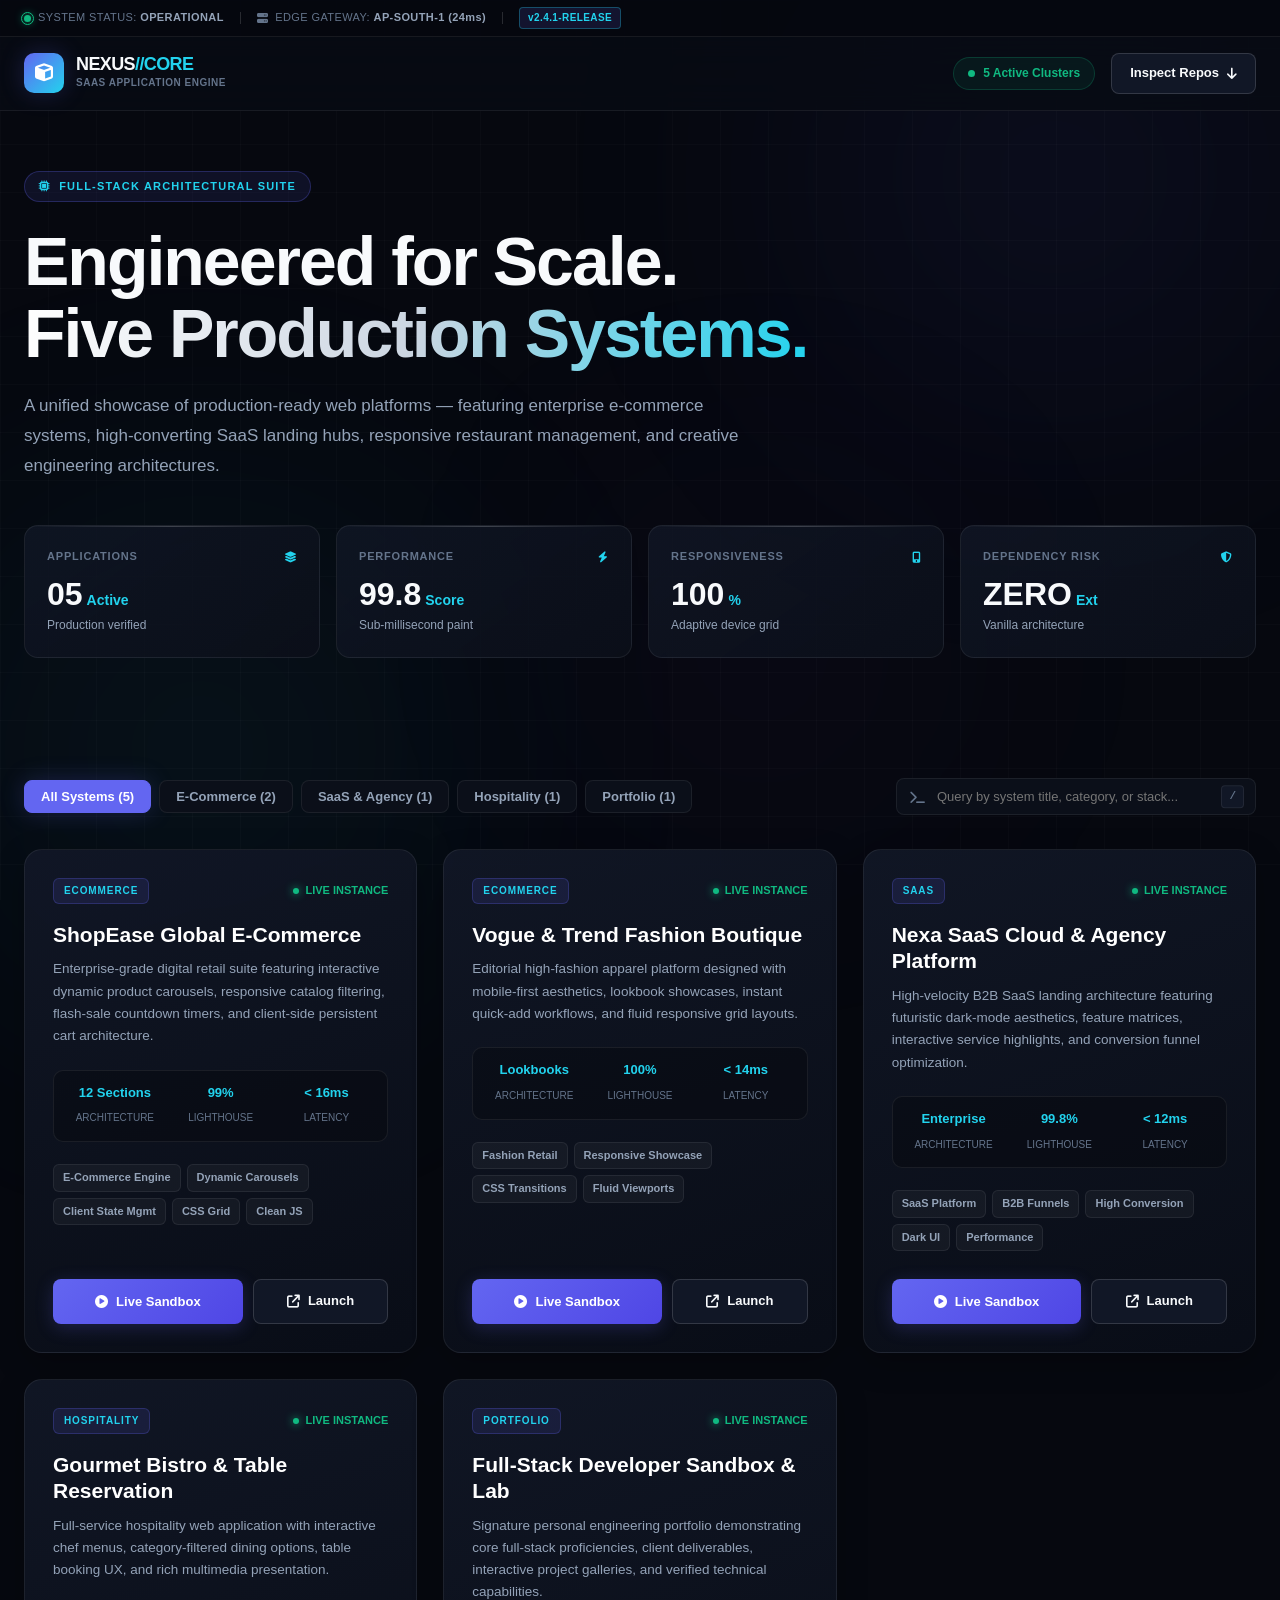
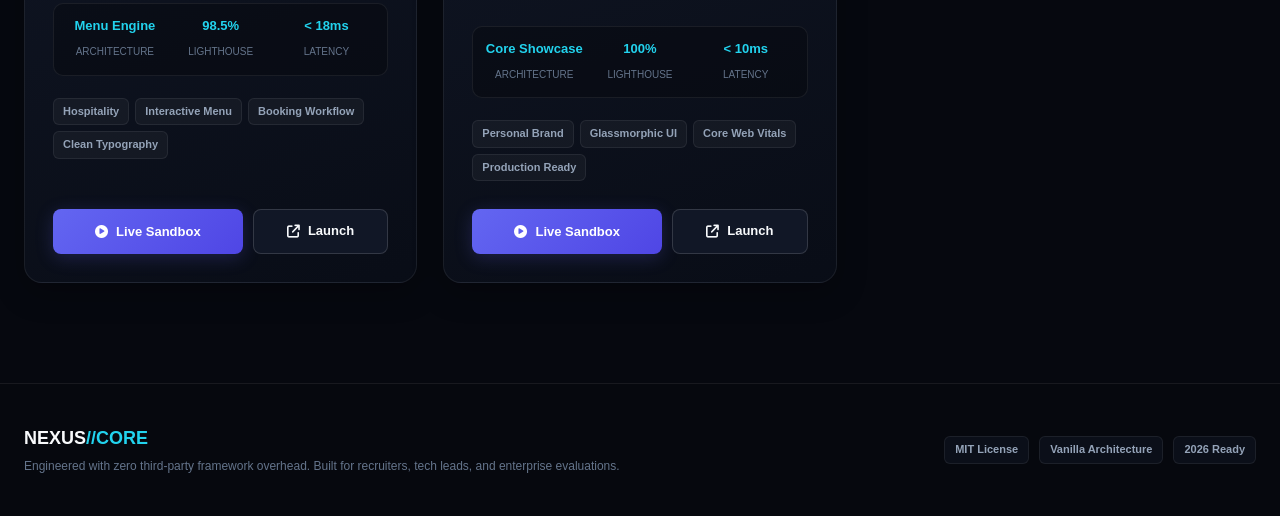
<file: index.html>
<!DOCTYPE html>
<html lang="en">
<head>
    <meta charset="UTF-8">
    <meta name="viewport" content="width=device-width, initial-scale=1.0">
    <meta name="description" content="Production-grade SaaS web applications ecosystem showcasing high-performance enterprise frontend engineering.">
    <meta name="theme-color" content="#06080F">
    <title>SaaS Studio Hub — Multi-Project Cloud Ecosystem</title>

    <!-- Font Awesome Pro Icons -->
    <link rel="stylesheet" href="https://cdnjs.cloudflare.com/ajax/libs/font-awesome/6.5.0/css/all.min.css">
    <link rel="stylesheet" href="style.css">
</head>
<body>

    <!-- Ambient Mesh Gradients -->
    <div class="mesh-sphere sphere-primary"></div>
    <div class="mesh-sphere sphere-cyan"></div>
    <div class="mesh-sphere sphere-violet"></div>
    <div class="grid-overlay"></div>

    <!-- Telemetry System Topbar -->
    <aside class="telemetry-bar">
        <div class="telemetry-container">
            <div class="telemetry-item">
                <span class="radar-dot"></span>
                <span>SYSTEM STATUS: <strong>OPERATIONAL</strong></span>
            </div>
            <div class="telemetry-divider"></div>
            <div class="telemetry-item hide-mobile">
                <i class="fa-solid fa-server"></i>
                <span>EDGE GATEWAY: <strong>AP-SOUTH-1 (24ms)</strong></span>
            </div>
            <div class="telemetry-divider hide-mobile"></div>
            <div class="telemetry-item">
                <span class="version-badge">v2.4.1-RELEASE</span>
            </div>
        </div>
    </aside>

    <!-- Global App Header -->
    <header class="app-header">
        <div class="nav-wrapper">
            <a href="#hero" class="brand-identity">
                <div class="brand-box">
                    <i class="fa-solid fa-cube"></i>
                </div>
                <div class="brand-text">
                    <span class="brand-name">NEXUS<span>//CORE</span></span>
                    <span class="brand-sub">SaaS Application Engine</span>
                </div>
            </a>

            <nav class="nav-controls">
                <div class="status-indicator">
                    <span class="status-pulse"></span>
                    <span class="status-text">5 Active Clusters</span>
                </div>
                <a href="#projects" class="cta-nav-button">
                    <span>Inspect Repos</span>
                    <i class="fa-solid fa-arrow-down"></i>
                </a>
            </nav>
        </div>
    </header>

    <!-- Main Workspace -->
    <main class="page-container" id="hero">
        
        <!-- Hero Section -->
        <section class="hero-stage">
            <div class="eyebrow-chip">
                <i class="fa-solid fa-microchip"></i>
                <span>FULL-STACK ARCHITECTURAL SUITE</span>
            </div>

            <h1 class="hero-headline">
                Engineered for Scale.<br>
                <span class="gradient-text">Five Production Systems.</span>
            </h1>

            <p class="hero-lead">
                A unified showcase of production-ready web platforms — featuring enterprise e-commerce systems, high-converting SaaS landing hubs, responsive restaurant management, and creative engineering architectures.
            </p>

            <!-- Engineering Metrics HUD -->
            <div class="metrics-hud">
                <div class="hud-card">
                    <div class="hud-header">
                        <span class="hud-label">APPLICATIONS</span>
                        <i class="fa-solid fa-layer-group"></i>
                    </div>
                    <div class="hud-value">05<span class="hud-unit">Active</span></div>
                    <p class="hud-sub">Production verified</p>
                </div>

                <div class="hud-card">
                    <div class="hud-header">
                        <span class="hud-label">PERFORMANCE</span>
                        <i class="fa-solid fa-bolt"></i>
                    </div>
                    <div class="hud-value">99.8<span class="hud-unit">Score</span></div>
                    <p class="hud-sub">Sub-millisecond paint</p>
                </div>

                <div class="hud-card">
                    <div class="hud-header">
                        <span class="hud-label">RESPONSIVENESS</span>
                        <i class="fa-solid fa-mobile-screen-button"></i>
                    </div>
                    <div class="hud-value">100<span class="hud-unit">%</span></div>
                    <p class="hud-sub">Adaptive device grid</p>
                </div>

                <div class="hud-card">
                    <div class="hud-header">
                        <span class="hud-label">DEPENDENCY RISK</span>
                        <i class="fa-solid fa-shield-halved"></i>
                    </div>
                    <div class="hud-value">ZERO<span class="hud-unit">Ext</span></div>
                    <p class="hud-sub">Vanilla architecture</p>
                </div>
            </div>
        </section>

        <!-- Command Filter Toolbar -->
        <section class="catalog-section" id="projects">
            <div class="catalog-toolbar">
                <div class="filter-pills" id="filter-pills" role="tablist">
                    <button class="pill-btn active" data-filter="all" role="tab">All Systems (5)</button>
                    <button class="pill-btn" data-filter="ecommerce" role="tab">E-Commerce (2)</button>
                    <button class="pill-btn" data-filter="saas" role="tab">SaaS & Agency (1)</button>
                    <button class="pill-btn" data-filter="hospitality" role="tab">Hospitality (1)</button>
                    <button class="pill-btn" data-filter="portfolio" role="tab">Portfolio (1)</button>
                </div>

                <div class="catalog-search">
                    <i class="fa-solid fa-terminal search-icon"></i>
                    <input type="text" id="project-search-input" placeholder="Query by system title, category, or stack..." autocomplete="off">
                    <kbd class="search-shortcut hide-mobile">/</kbd>
                </div>
            </div>

            <!-- Projects Grid Container -->
            <div class="projects-grid" id="projects-grid">
                <!-- Injected dynamically via script.js -->
            </div>
        </section>
    </main>

    <!-- ==============================================
         CLOUD SANDBOX / DEVICE VIEWPORT MODAL
    =============================================== -->
    <div class="sandbox-modal" id="sandbox-modal" aria-hidden="true" role="dialog">
        <div class="sandbox-overlay" id="sandbox-overlay"></div>
        
        <div class="sandbox-frame" id="sandbox-frame">
            <!-- Simulated Browser Chrome -->
            <div class="browser-chrome">
                <div class="window-toggles">
                    <button class="toggle-btn btn-close" id="modal-close" title="Close (ESC)"></button>
                    <button class="toggle-btn btn-min hide-mobile" id="modal-reload" title="Reload Project"></button>
                    <button class="toggle-btn btn-max hide-mobile" id="modal-fullscreen" title="Toggle Fullscreen (F)"></button>
                </div>

                <!-- Responsive Device Switcher -->
                <div class="viewport-controls">
                    <button class="viewport-btn active" data-size="desktop" title="Desktop [1]">
                        <i class="fa-solid fa-desktop"></i>
                        <span class="hide-mobile">Desktop</span>
                    </button>
                    <button class="viewport-btn" data-size="laptop" title="Laptop [2]">
                        <i class="fa-solid fa-laptop"></i>
                        <span class="hide-mobile">Laptop</span>
                    </button>
                    <button class="viewport-btn" data-size="tablet" title="Tablet [3]">
                        <i class="fa-solid fa-tablet-screen-button"></i>
                        <span class="hide-mobile">Tablet</span>
                    </button>
                    <button class="viewport-btn" data-size="mobile" title="Mobile [4]">
                        <i class="fa-solid fa-mobile-screen"></i>
                        <span class="hide-mobile">Mobile</span>
                    </button>
                </div>

                <!-- Address Telemetry Bar -->
                <div class="chrome-address-bar">
                    <i class="fa-solid fa-shield-halved security-icon"></i>
                    <span id="chrome-url-text">https://sandbox.internal/app</span>
                    <button class="copy-url-btn" id="copy-url-btn" title="Copy URL">
                        <i class="fa-regular fa-copy"></i>
                    </button>
                </div>

                <!-- External Launch Icon -->
                <div class="chrome-actions">
                    <a href="#" target="_blank" id="chrome-external-link" class="external-tab-btn" title="Open in dedicated tab">
                        <i class="fa-solid fa-arrow-up-right-from-square"></i>
                    </a>
                </div>
            </div>

            <!-- Simulated Browser Body with Loader -->
            <div class="viewport-stage" id="viewport-stage">
                <div class="iframe-skeleton" id="iframe-skeleton">
                    <div class="loader-pulse"></div>
                    <span>Initializing Edge Sandbox...</span>
                </div>
                <iframe id="sandbox-iframe" src="" title="Live Project Demonstration" allow="fullscreen"></iframe>
            </div>

            <!-- Device Dimension Footer -->
            <div class="frame-statusbar">
                <span id="dimension-indicator">Viewport: 100% Fluid Width</span>
                <span class="shortcut-tip hide-mobile">Hotkeys: <strong>ESC</strong> Exit | <strong>1-4</strong> Switch View | <strong>F</strong> Fullscreen</span>
            </div>
        </div>
    </div>

    <!-- Floating Global Toast -->
    <div class="toast-container" id="toast-container"></div>

    <!-- Footer -->
    <footer class="app-footer">
        <div class="footer-inner">
            <div class="footer-left">
                <span class="footer-logo">NEXUS<span>//CORE</span></span>
                <p>Engineered with zero third-party framework overhead. Built for recruiters, tech leads, and enterprise evaluations.</p>
            </div>
            <div class="footer-right">
                <span class="footer-tag">MIT License</span>
                <span class="footer-tag">Vanilla Architecture</span>
                <span class="footer-tag">2026 Ready</span>
            </div>
        </div>
    </footer>

    <script src="script.js"></script>
</body>
</html>
</file>
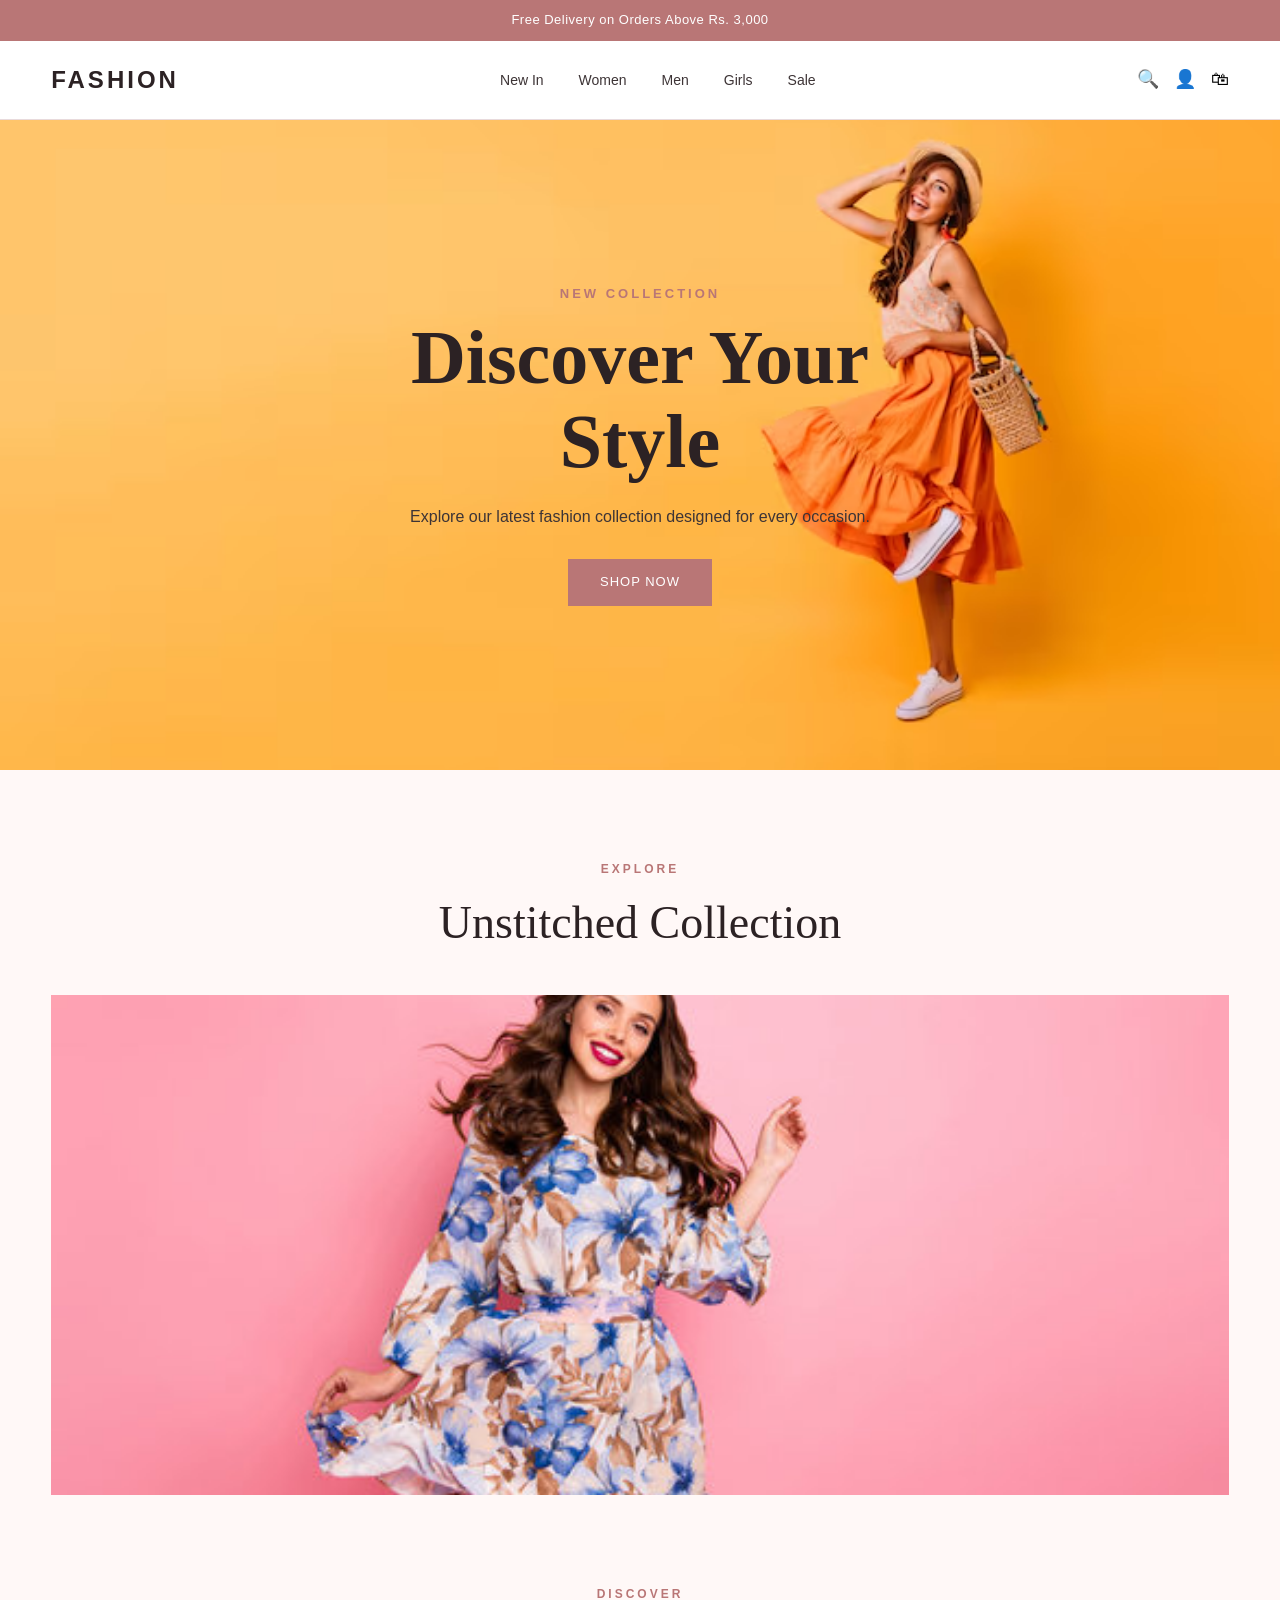
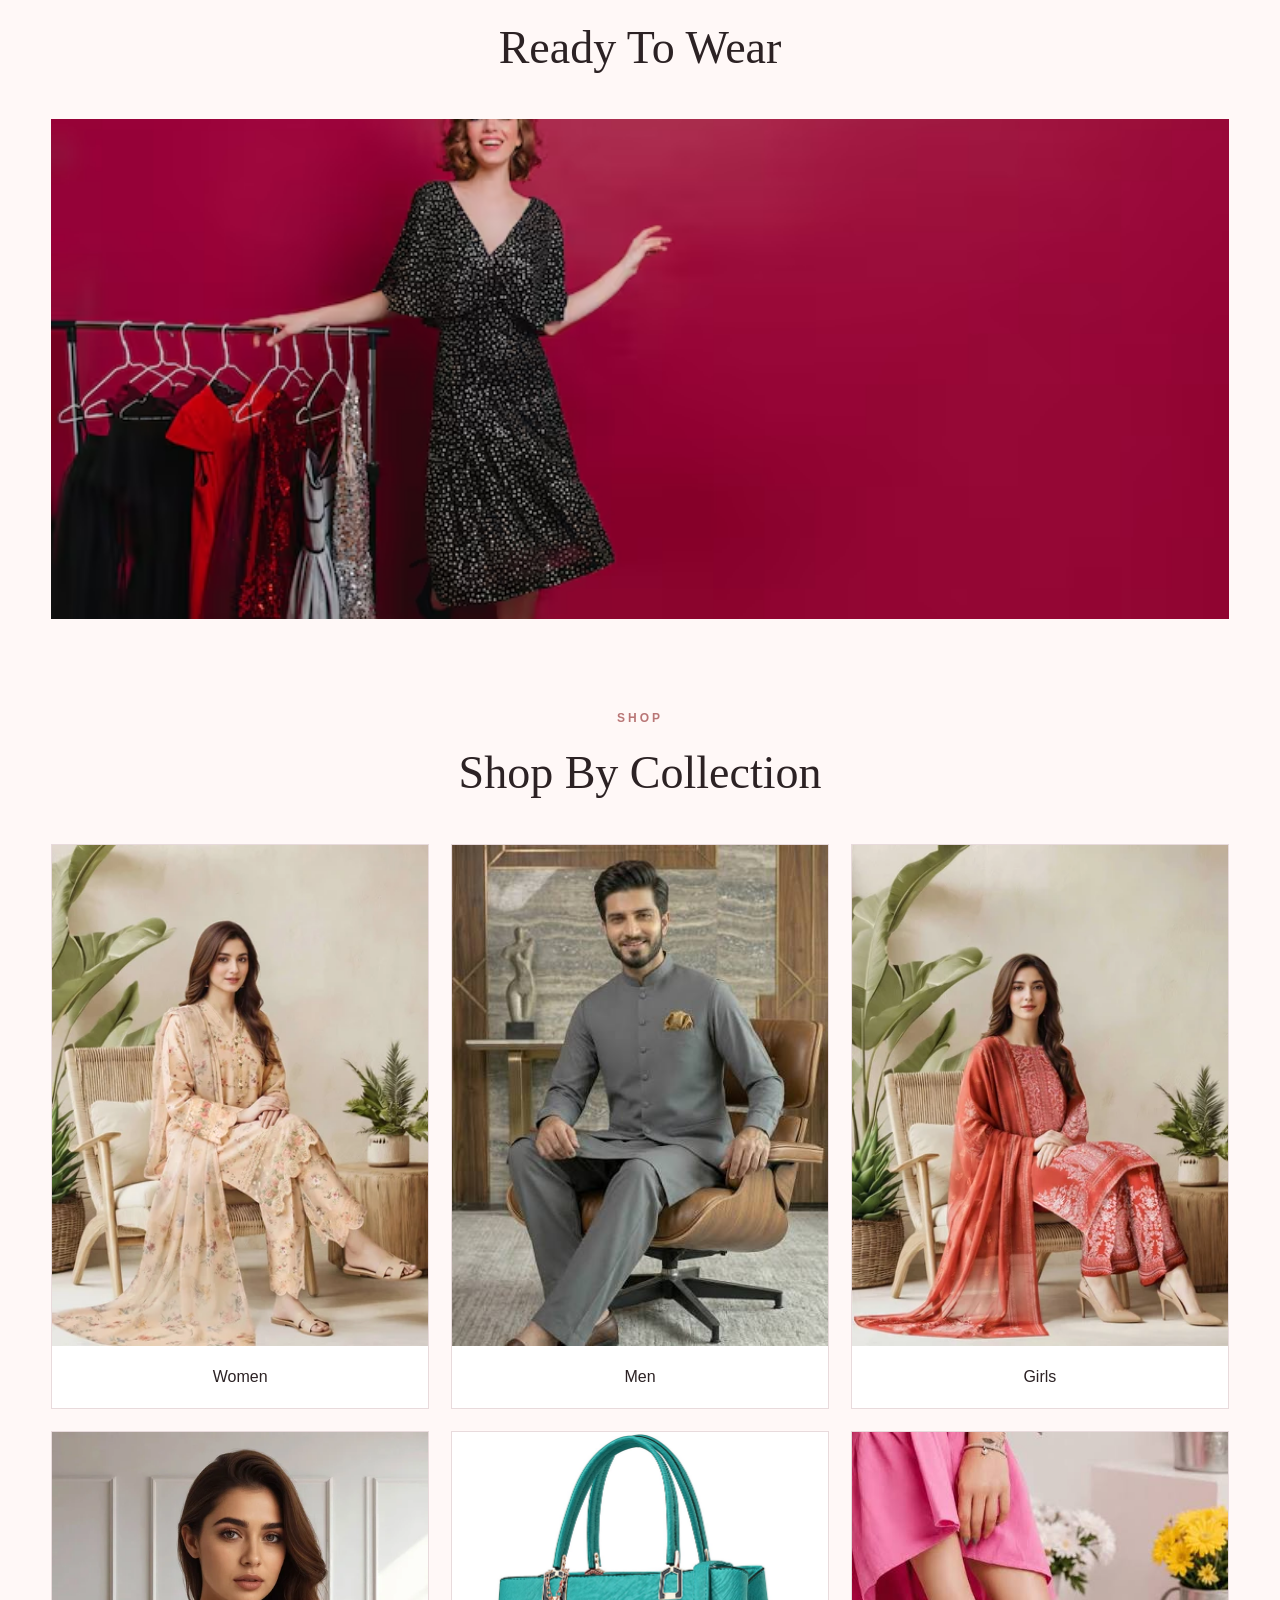
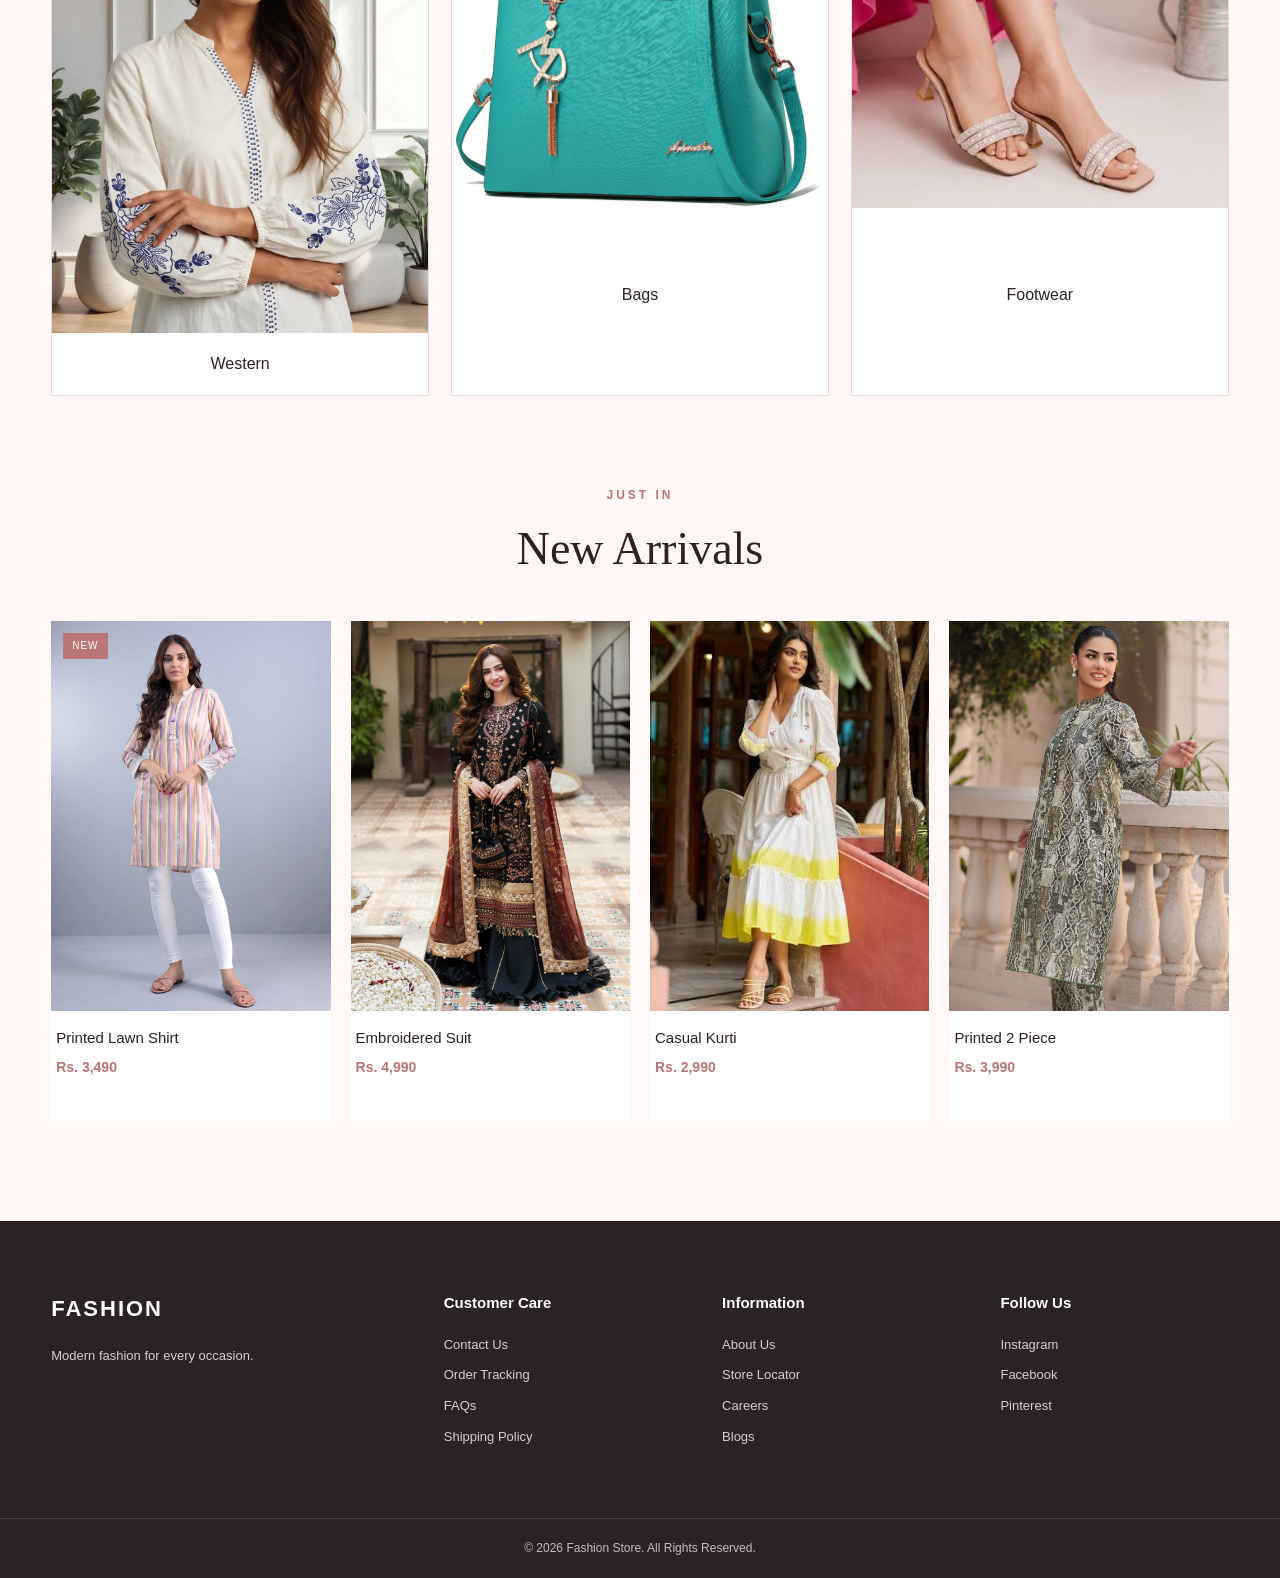
<file: Fashan web project/index.html>
<!DOCTYPE html>
<html lang="en">
<head>
    <meta charset="UTF-8">
    <meta name="viewport" content="width=device-width, initial-scale=1.0">

    <title>Fashion Store</title>

    <link rel="stylesheet" href="style.css">

    <script src="script.js" defer></script>
</head>

<body>

    <!-- Announcement Bar -->
    <div class="announcement-bar">
        Free Delivery on Orders Above Rs. 3,000
    </div>


    <!-- Header -->
    <header class="header">

        <div class="container header-container">

            <!-- Logo -->
            <a href="#" class="logo">
                FASHION
            </a>

            <!-- Navigation -->
            <nav class="navbar">
                <a href="#">New In</a>
                <a href="#">Women</a>
                <a href="#">Men</a>
                <a href="#">Girls</a>
                <a href="#">Sale</a>
            </nav>

            <!-- Header Actions -->
            <div class="header-actions">

                <button aria-label="Search">
                    🔍
                </button>

                <button aria-label="Account">
                    👤
                </button>

                <button aria-label="Shopping Bag">
                    🛍
                </button>

                <button class="menu-btn" aria-label="Open Menu">
                    ☰
                </button>

            </div>

        </div>

    </header>


    <main>

        <!-- Hero Section -->
       <section class="hero">

    <div class="image-placeholder hero-image">
        <img src="img/img.4.jpg" alt="Fashion Collection">
    </div>

    <div class="hero-content">

        <p class="small-title">NEW COLLECTION</p>

        <h1>Discover Your Style</h1>

        <p>
            Explore our latest fashion collection
            designed for every occasion.
        </p>

        <a href="#" class="primary-btn">
            SHOP NOW
        </a>

    </div>

</section>


        <!-- Unstitched -->
        <section class="collection-section">

            <div class="section-heading">

                <p>EXPLORE</p>

                <h2>
                    Unstitched Collection
                </h2>

            </div>

            <div class="collection-banner">

               <div class="image-placeholder hero-image">
        <img src="img/img.1.jpg" alt="Fashion Collection">
    </div>

            </div>

        </section>


        <!-- Ready To Wear -->
        <section class="collection-section">

            <div class="section-heading">

                <p>DISCOVER</p>

                <h2>
                    Ready To Wear
                </h2>

            </div>

            <div class="collection-banner">

                <div class="image-placeholder hero-image">
        <img src="img/img.2.jpg" alt="Fashion Collection">
    </div>

            </div>

        </section>


        <!-- Shop By Collection -->
        <section class="shop-section">

            <div class="section-heading">

                <p>SHOP</p>

                <h2>
                    Shop By Collection
                </h2>

            </div>


        <div class="collection-grid">

    <!-- Women -->
    <a href="#" class="collection-card">

        <div class="image-placeholder">
            <img src="img/img.5.jpg" alt="Women">
        </div>

        <h3>Women</h3>

    </a>


    <!-- Men -->
    <a href="#" class="collection-card">

        <div class="image-placeholder">
            <img src="img/img.7.jpg" alt="Men">
        </div>

        <h3>Men</h3>

    </a>


    <!-- Girls -->
    <a href="#" class="collection-card">

        <div class="image-placeholder">
            <img src="img/img.6.jpg" alt="Girls">
        </div>

        <h3>Girls</h3>

    </a>


    <!-- Western -->
    <a href="#" class="collection-card">

        <div class="image-placeholder">
            <img src="img/img.11.jpg" alt="Western">
        </div>

        <h3>Western</h3>

    </a>


    <!-- Bags -->
    <a href="#" class="collection-card">

        <div class="image-placeholder">
            <img src="img/img.9.jpg" alt="Bags">
        </div>

        <h3>Bags</h3>

    </a>


    <!-- Footwear -->
    <a href="#" class="collection-card">

        <div class="image-placeholder">
            <img src="img/img.10.jpg" alt="Footwear">
        </div>

        <h3>Footwear</h3>

    </a>

</div>

        </section>


        <!-- New Arrivals -->
        <section class="products-section">

            <div class="section-heading">

                <p>JUST IN</p>

                <h2>
                    New Arrivals
                </h2>

            </div>


            <div class="products-grid">

                <!-- Product 1 -->
                <article class="product-card">

                    <div class="image-placeholder">
            <img src="img/img.13.jpg" alt="Footwear">
                        <span class="sale-badge">
                            NEW
                        </span>
                    </div>

                    <div class="product-info">

                        <h3>
                            Printed Lawn Shirt
                        </h3>

                        <p>
                            Rs. 3,490
                        </p>

                    </div>

                </article>


                <!-- Product 2 -->
                <article class="product-card">

                    <div class="image-placeholder">
                        <img src="img/img.14.jpg" alt="Product Image">
                    </div>

                    <div class="product-info">

                        <h3>
                            Embroidered Suit
                        </h3>

                        <p>
                            Rs. 4,990
                        </p>

                    </div>

                </article>


                <!-- Product 3 -->
                <article class="product-card">

                    <div class="image-placeholder">
                        <img src="img/img.15.jpg" alt="Product Image">
                    </div>

                    <div class="product-info">

                        <h3>
                            Casual Kurti
                        </h3>

                        <p>
                            Rs. 2,990
                        </p>

                    </div>

                </article>


                <!-- Product 4 -->
                <article class="product-card">

                    <div class="image-placeholder">
                        <img src="img/img.16.jpg" alt="Product Image">
                    </div>

                    <div class="product-info">

                        <h3>
                            Printed 2 Piece
                        </h3>

                        <p>
                            Rs. 3,990
                        </p>

                    </div>

                </article>

            </div>

        </section>

    </main>


    <!-- Footer -->
    <footer class="footer">

        <div class="container footer-grid">

            <div class="footer-column">

                <h3>
                    FASHION
                </h3>

                <p>
                    Modern fashion for every occasion.
                </p>

            </div>


            <div class="footer-column">

                <h4>
                    Customer Care
                </h4>

                <a href="#">Contact Us</a>
                <a href="#">Order Tracking</a>
                <a href="#">FAQs</a>
                <a href="#">Shipping Policy</a>

            </div>


            <div class="footer-column">

                <h4>
                    Information
                </h4>

                <a href="#">About Us</a>
                <a href="#">Store Locator</a>
                <a href="#">Careers</a>
                <a href="#">Blogs</a>

            </div>


            <div class="footer-column">

                <h4>
                    Follow Us
                </h4>

                <a href="#">Instagram</a>
                <a href="#">Facebook</a>
                <a href="#">Pinterest</a>

            </div>

        </div>


        <div class="footer-bottom">

            <p>
                © 2026 Fashion Store. All Rights Reserved.
            </p>

        </div>

    </footer>

</body>
</html>
</file>
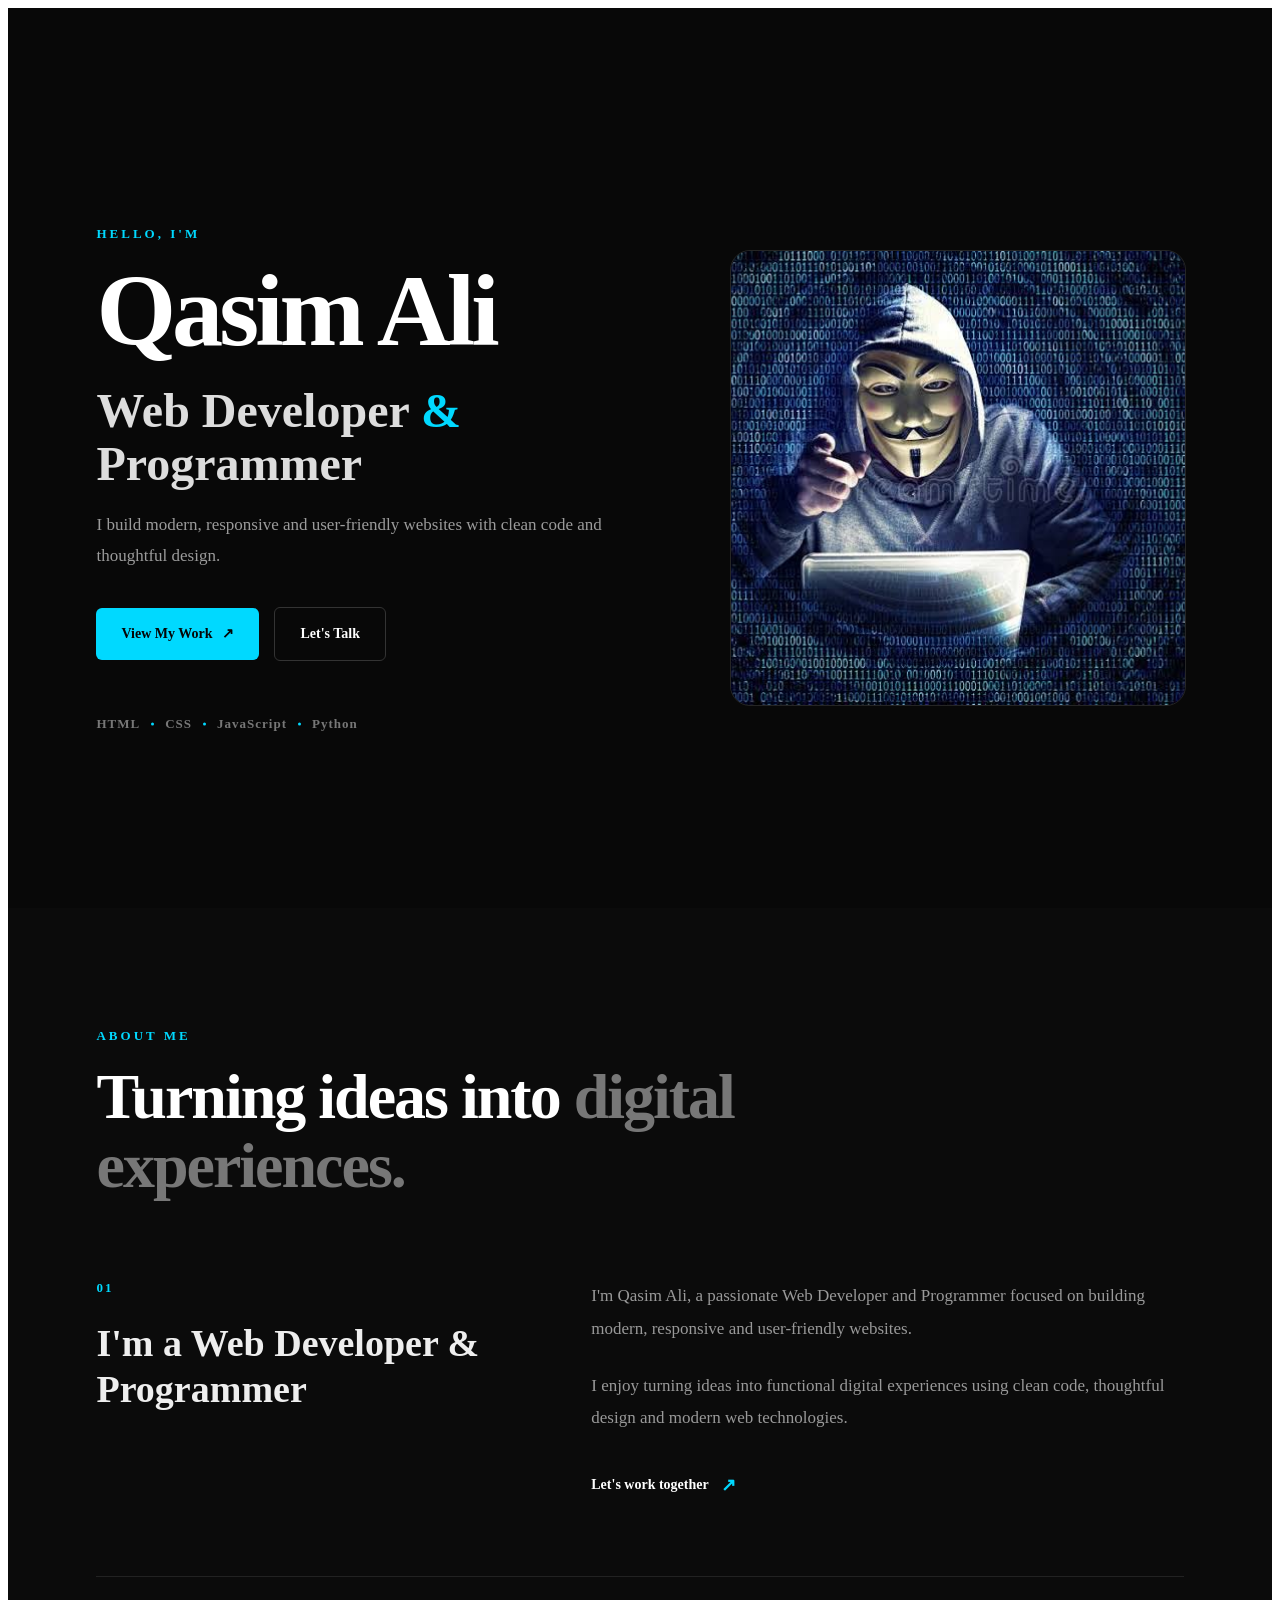
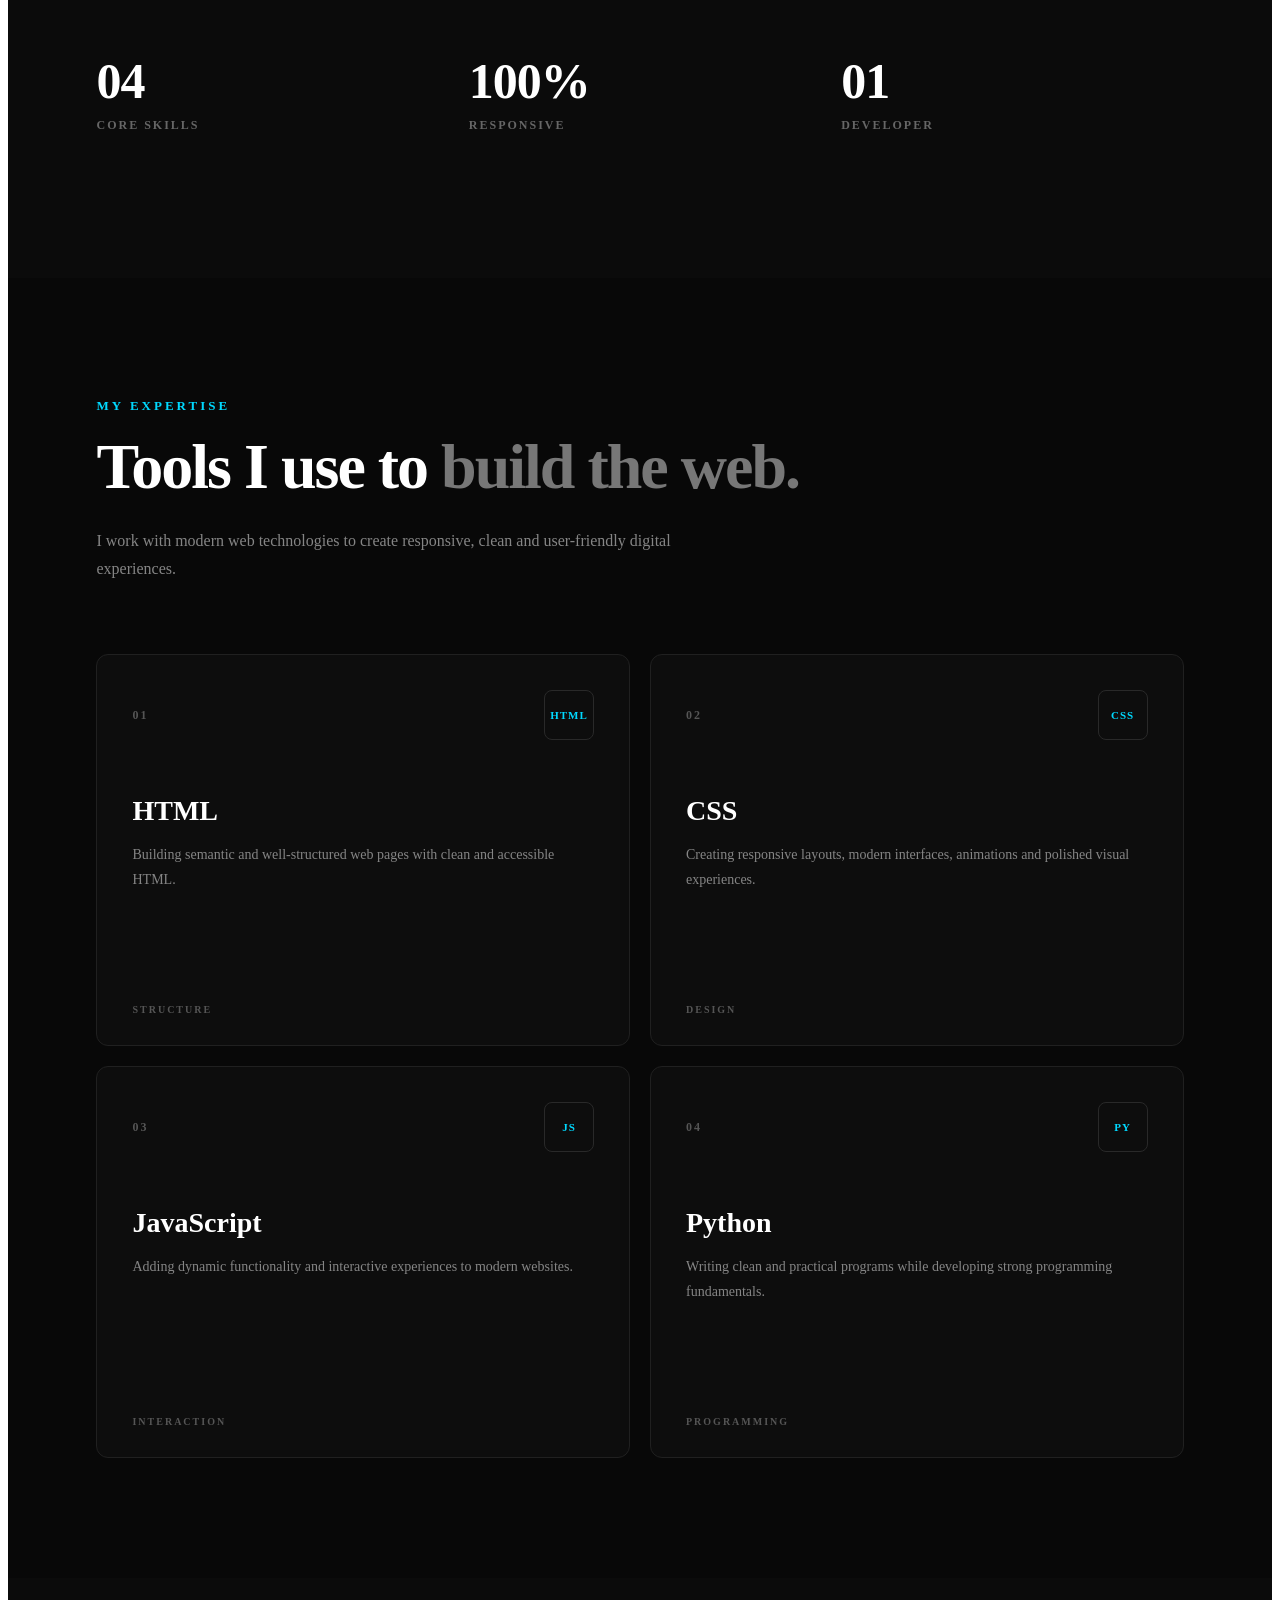
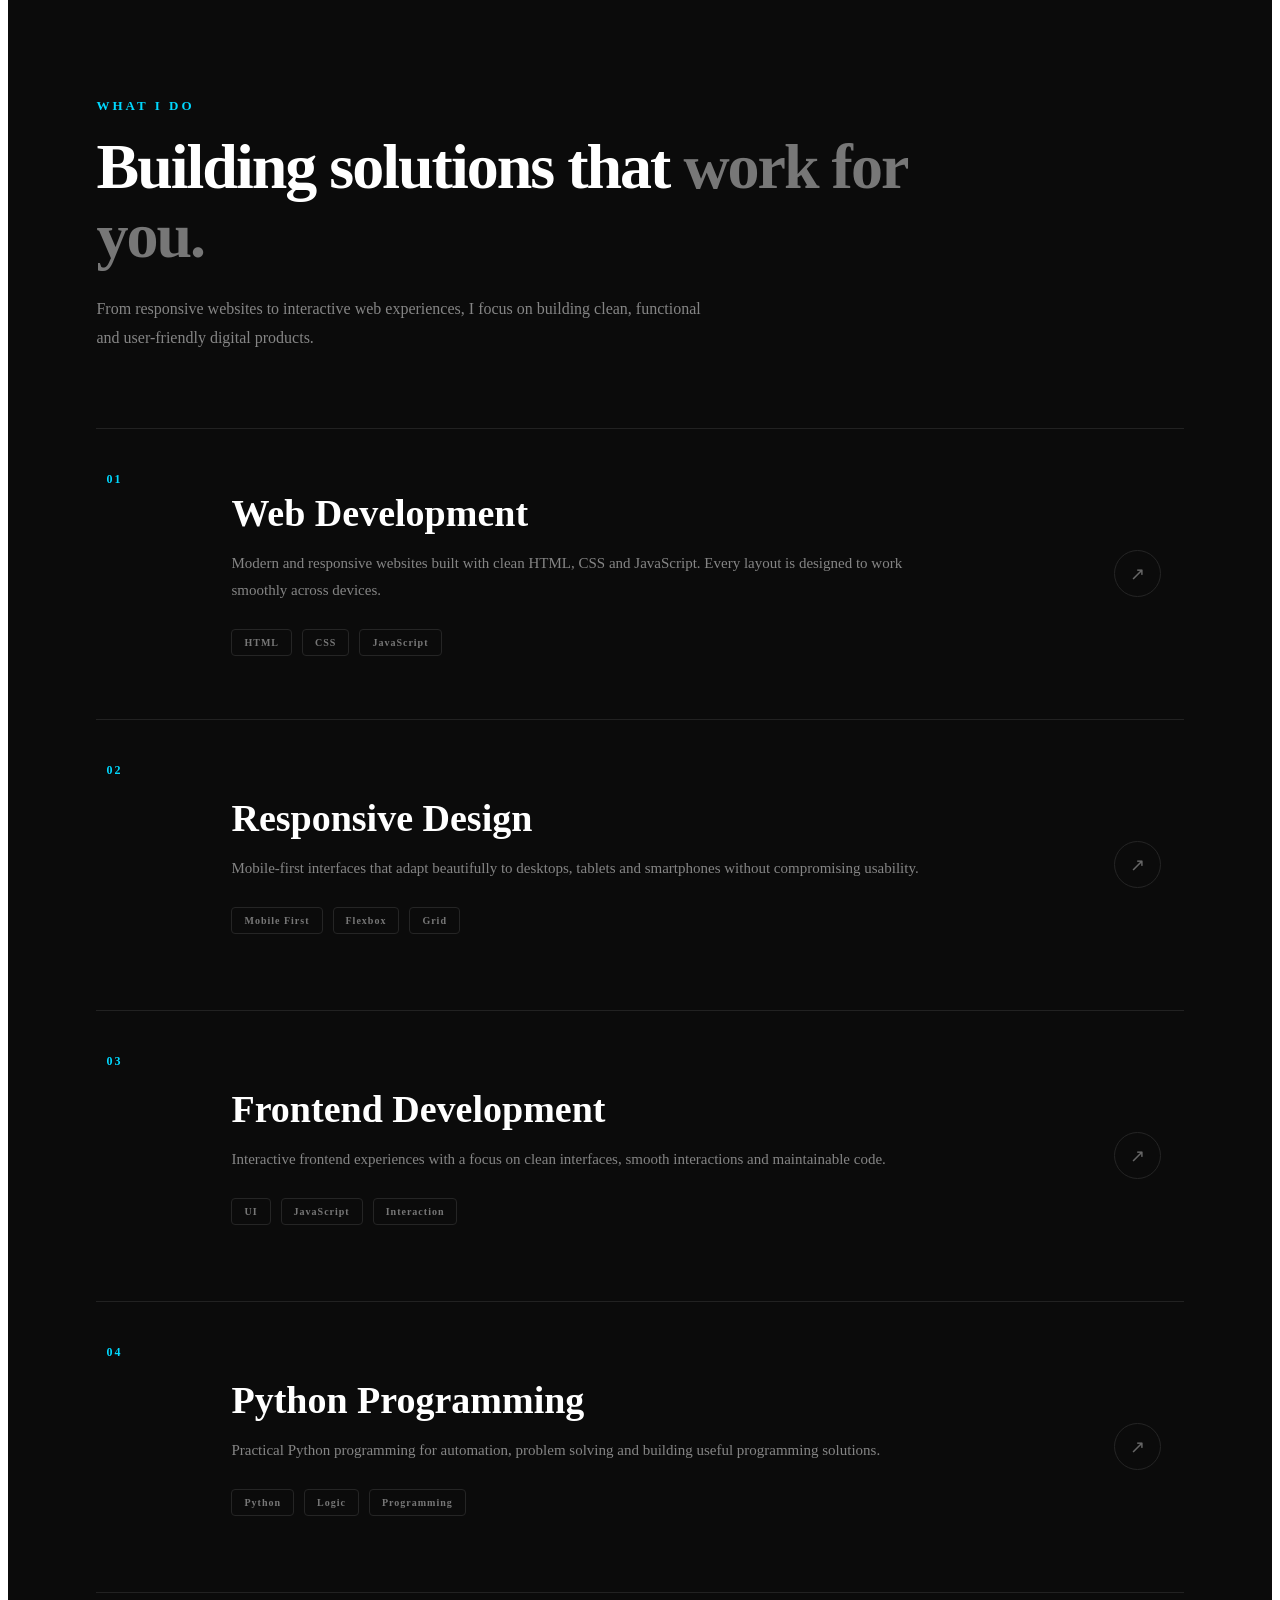
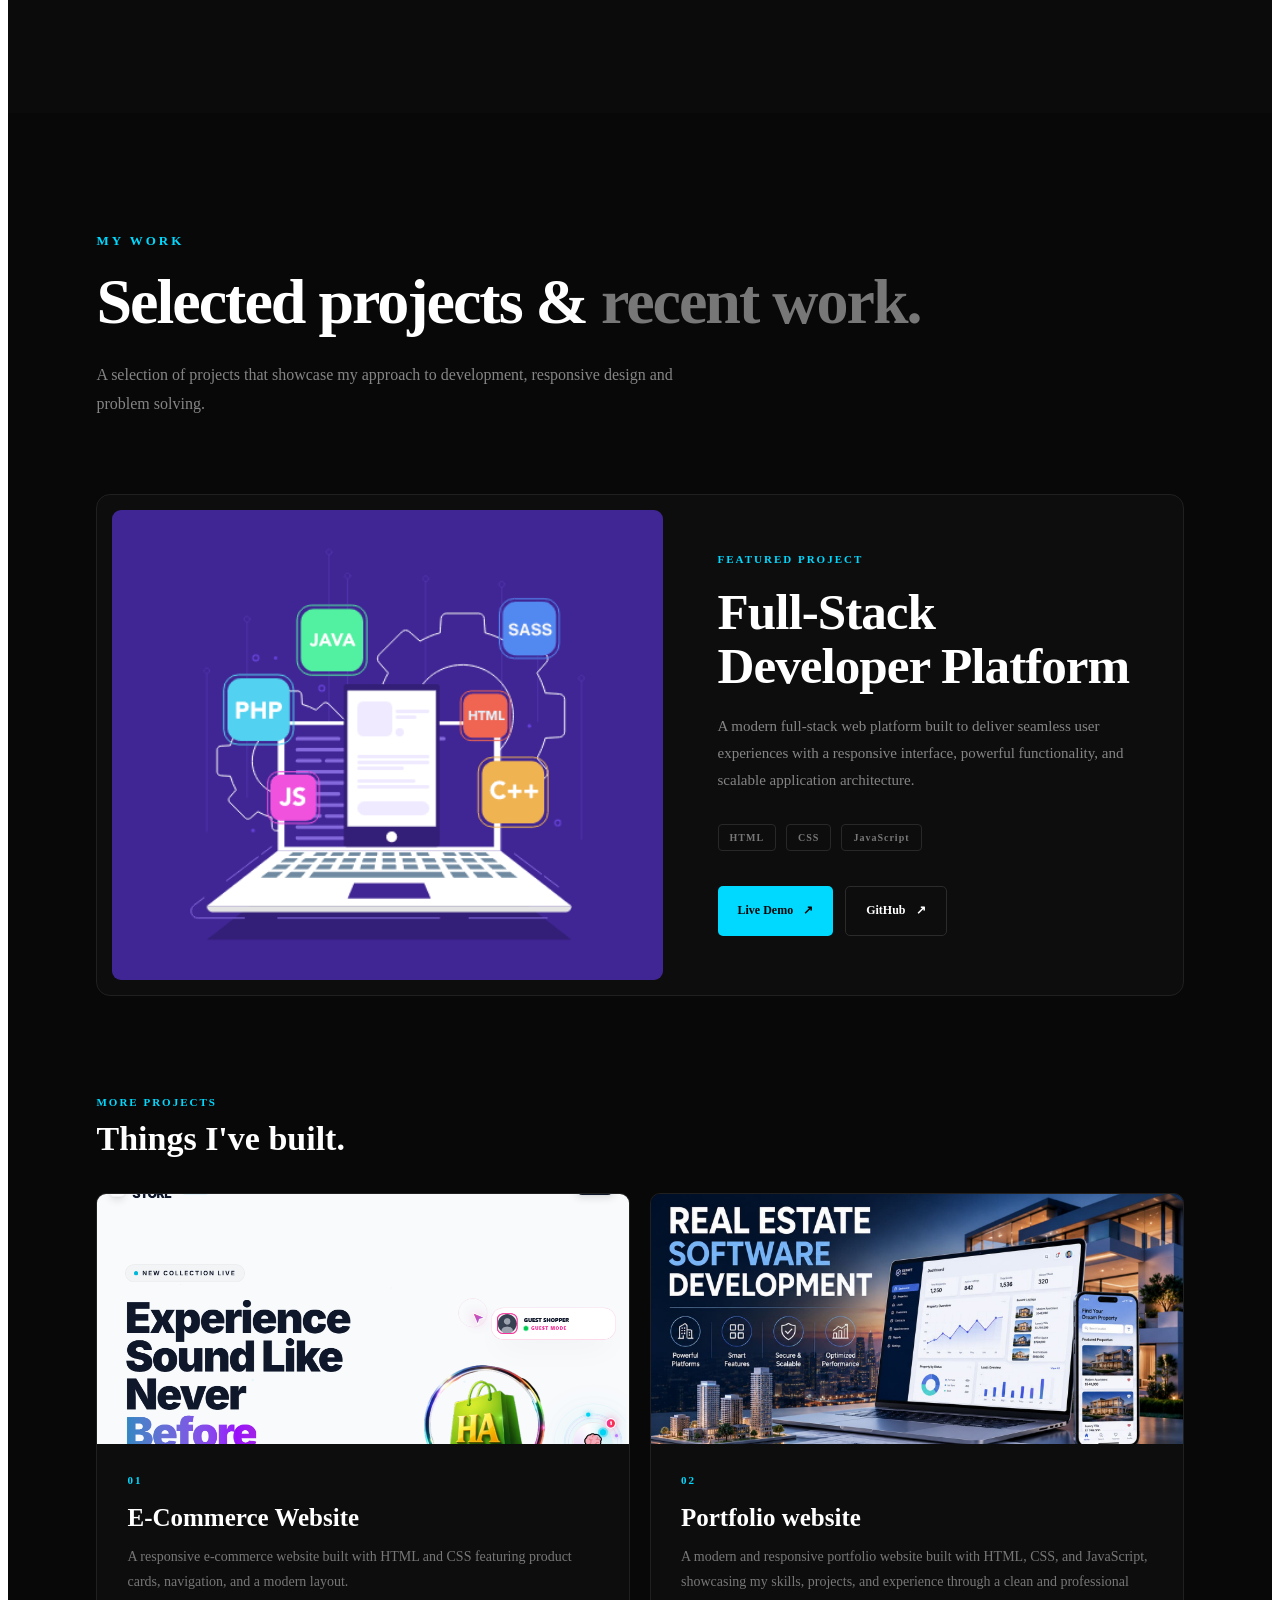
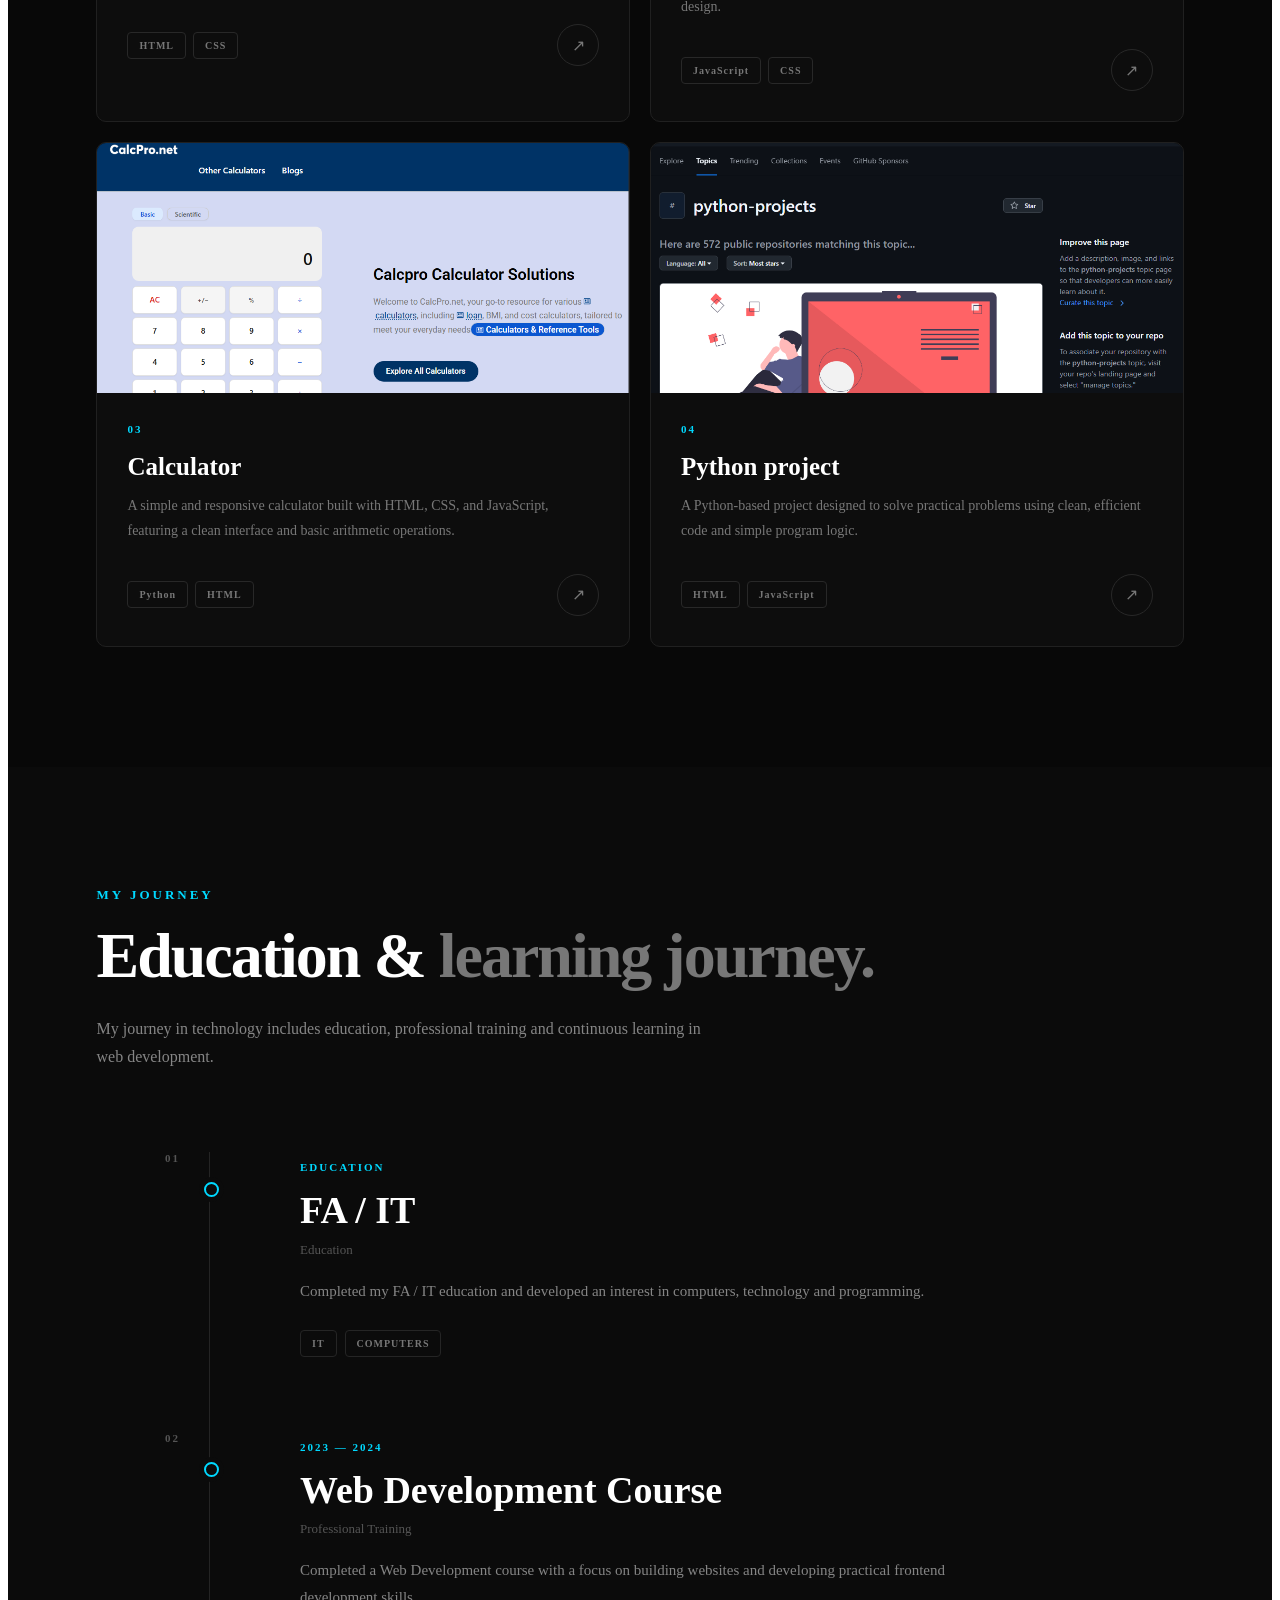
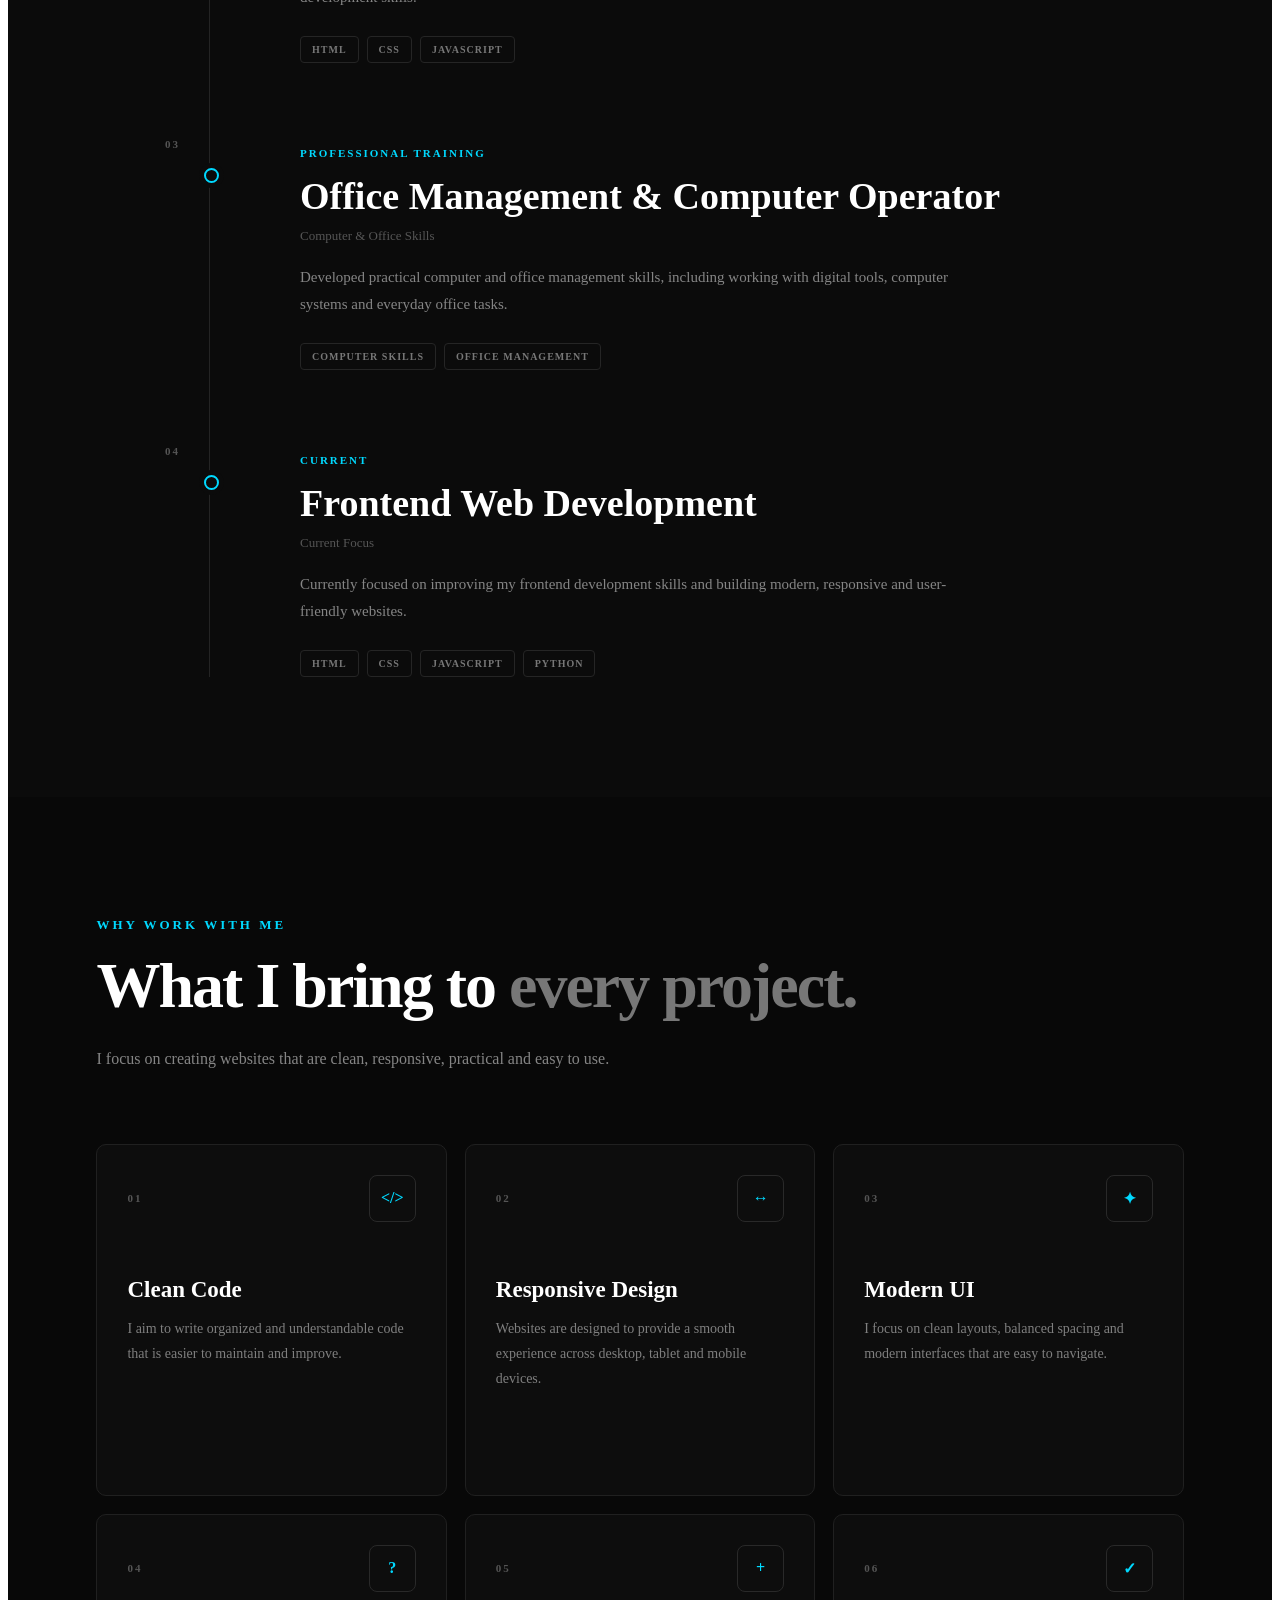
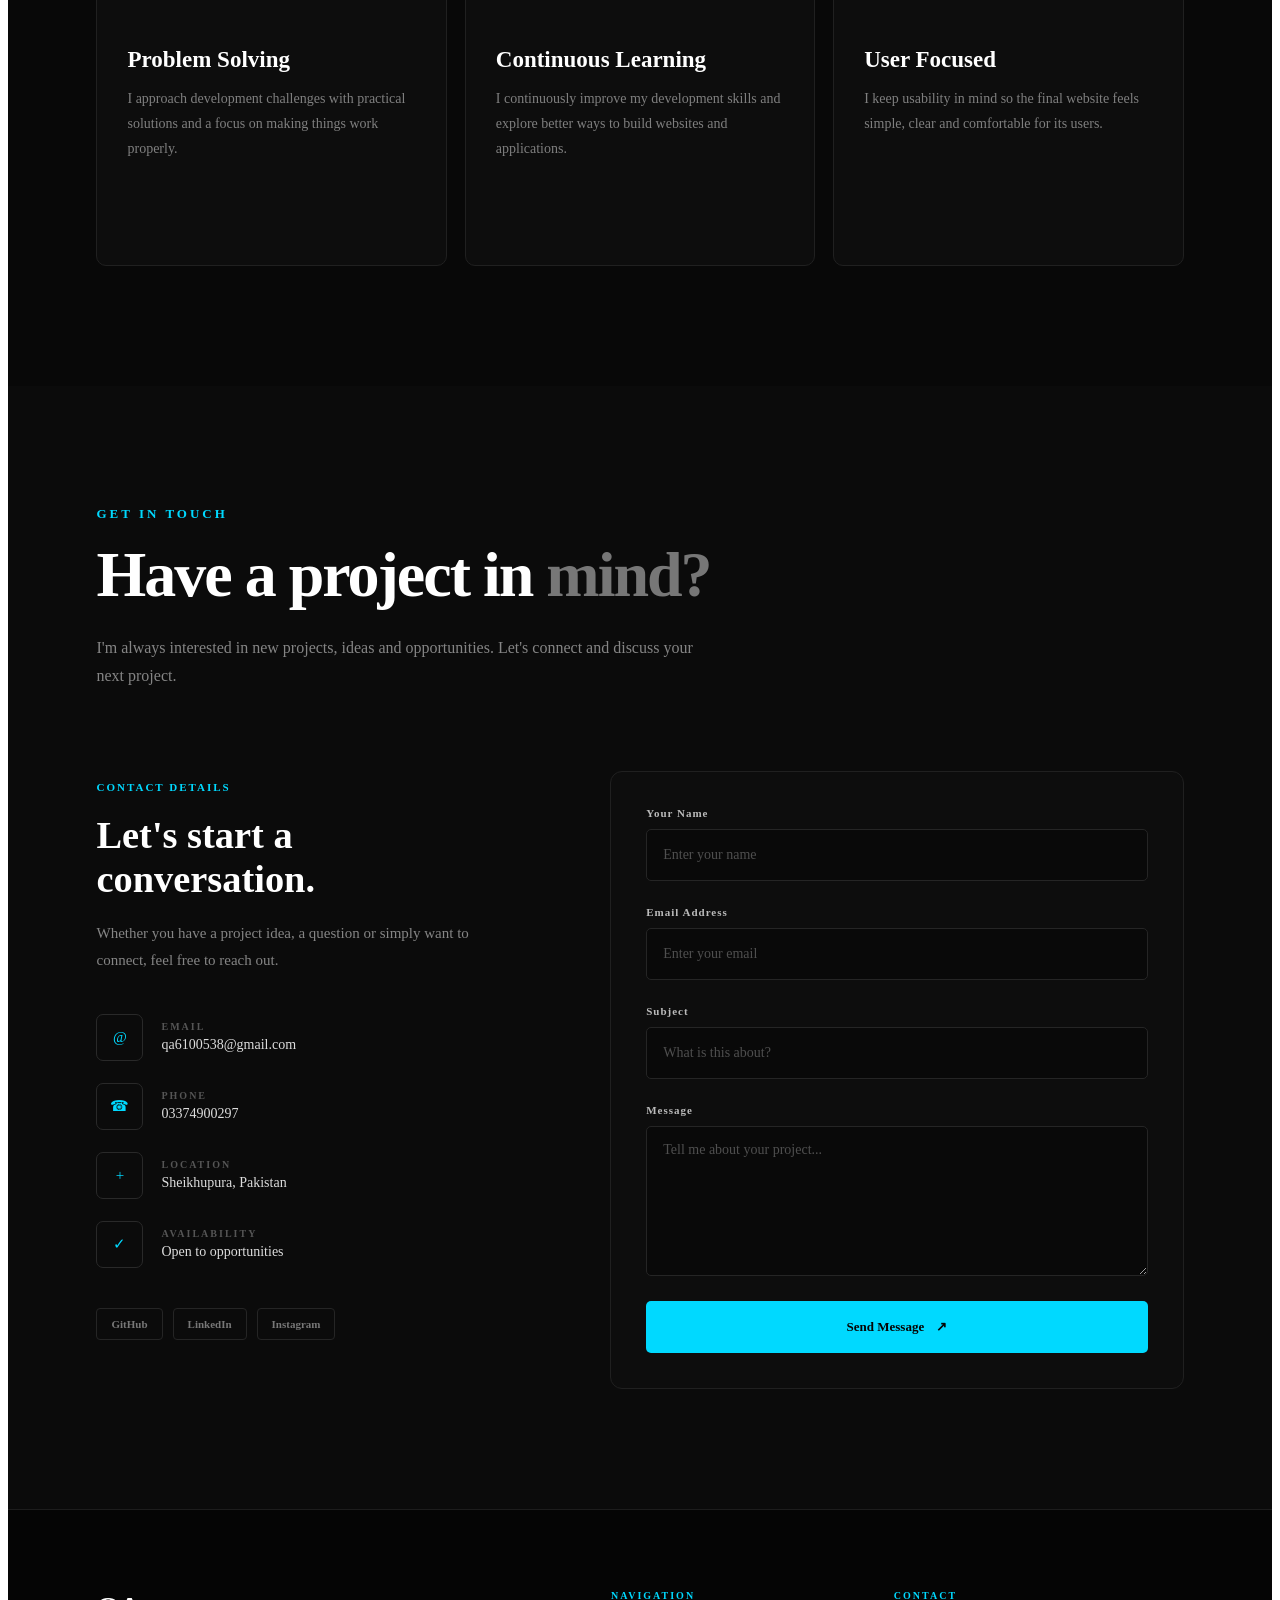
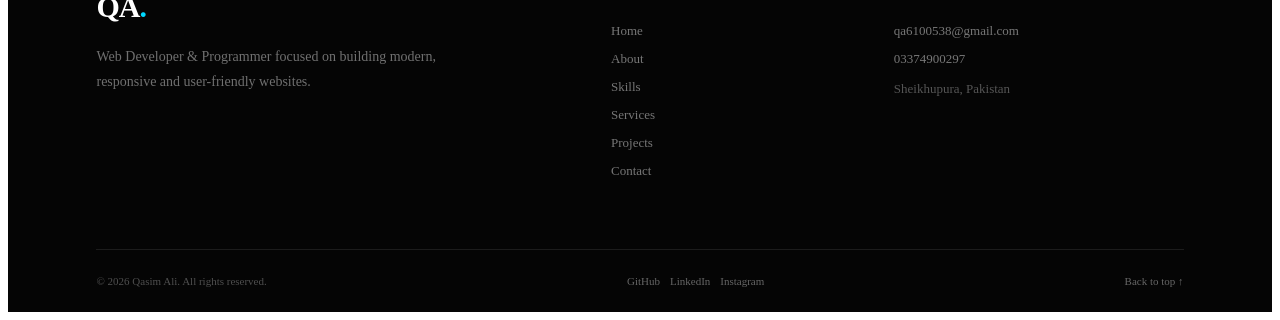
<file: My Portfolio/index.html>
<!DOCTYPE html>
<html lang="en">
<head>
    <meta charset="UTF-8">
    <meta name="viewport" content="width=device-width, initial-scale=1.0">

    <title>Qasim Ali | Web Developer</title>

    <link rel="stylesheet" href="style.css">
</head>

<body>
<section class="hero" id="home">
    <div class="hero-container">

        <!-- Hero Content -->
        <div class="hero-content">

            <span class="hero-tag">
                HELLO, I'M
            </span>

            <h1>
                Qasim Ali
            </h1>

            <h2>
                Web Developer <span>&</span> Programmer
            </h2>

            <p>
                I build modern, responsive and user-friendly websites
                with clean code and thoughtful design.
            </p>

            <div class="hero-buttons">
                <a href="#projects" class="btn btn-primary">
                    View My Work
                    <span>↗</span>
                </a>

                <a href="#contact" class="btn btn-secondary">
                    Let's Talk
                </a>
            </div>

            <div class="hero-tech">
                <span>HTML</span>
                <span>CSS</span>
                <span>JavaScript</span>
                <span>Python</span>
            </div>

        </div>


        <!-- Hero Image -->
        <div class="hero-image">
            <img src="img/img.png.2.jpg.jpeg" alt="Qasim Ali">
        </div>

    </div>
</section>
<!-- =========================
     ABOUT SECTION
========================= -->

<section class="about" id="about">

    <div class="about-container">

        <!-- Section Heading -->
        <div class="section-heading">
            <span>ABOUT ME</span>

            <h2>
                Turning ideas into
                <strong>digital experiences.</strong>
            </h2>
        </div>


        <!-- About Content -->
        <div class="about-content">

            <div class="about-intro">
                <span class="about-number">01</span>

                <h3>
                    I'm a Web Developer & Programmer
                </h3>
            </div>


            <div class="about-text">

                <p>
                    I'm Qasim Ali, a passionate Web Developer and
                    Programmer focused on building modern, responsive
                    and user-friendly websites.
                </p>

                <p>
                    I enjoy turning ideas into functional digital
                    experiences using clean code, thoughtful design
                    and modern web technologies.
                </p>

                <a href="#contact" class="about-link">
                    Let's work together
                    <span>↗</span>
                </a>

            </div>

        </div>


        <!-- About Stats -->
        <div class="about-stats">

            <div class="about-stat">
                <span class="stat-number">04</span>
                <span class="stat-label">Core Skills</span>
            </div>

            <div class="about-stat">
                <span class="stat-number">100%</span>
                <span class="stat-label">Responsive</span>
            </div>

            <div class="about-stat">
                <span class="stat-number">01</span>
                <span class="stat-label">Developer</span>
            </div>

        </div>

    </div>

</section>
<!-- =========================
     SKILLS SECTION
========================= -->

<section class="skills" id="skills">

    <div class="skills-container">

        <!-- Section Heading -->
        <div class="section-heading skills-heading">

            <span>MY EXPERTISE</span>

            <h2>
                Tools I use to
                <strong>build the web.</strong>
            </h2>

            <p>
                I work with modern web technologies to create
                responsive, clean and user-friendly digital experiences.
            </p>

        </div>


        <!-- Skills Grid -->
        <div class="skills-grid">

            <!-- HTML -->
            <article class="skill-card">

                <div class="skill-top">
                    <span class="skill-number">01</span>

                    <div class="skill-icon">
                        HTML
                    </div>
                </div>

                <h3>HTML</h3>

                <p>
                    Building semantic and well-structured web pages
                    with clean and accessible HTML.
                </p>

                <span class="skill-category">
                    STRUCTURE
                </span>

            </article>


            <!-- CSS -->
            <article class="skill-card">

                <div class="skill-top">
                    <span class="skill-number">02</span>

                    <div class="skill-icon">
                        CSS
                    </div>
                </div>

                <h3>CSS</h3>

                <p>
                    Creating responsive layouts, modern interfaces,
                    animations and polished visual experiences.
                </p>

                <span class="skill-category">
                    DESIGN
                </span>

            </article>


            <!-- JavaScript -->
            <article class="skill-card">

                <div class="skill-top">
                    <span class="skill-number">03</span>

                    <div class="skill-icon">
                        JS
                    </div>
                </div>

                <h3>JavaScript</h3>

                <p>
                    Adding dynamic functionality and interactive
                    experiences to modern websites.
                </p>

                <span class="skill-category">
                    INTERACTION
                </span>

            </article>


            <!-- Python -->
            <article class="skill-card">

                <div class="skill-top">
                    <span class="skill-number">04</span>

                    <div class="skill-icon">
                        PY
                    </div>
                </div>

                <h3>Python</h3>

                <p>
                    Writing clean and practical programs while
                    developing strong programming fundamentals.
                </p>

                <span class="skill-category">
                    PROGRAMMING
                </span>

            </article>

        </div>

    </div>

</section>
<!-- =========================
     SERVICES SECTION
========================= -->

<section class="services" id="services">

    <div class="services-container">

        <!-- Section Heading -->
        <div class="section-heading services-heading">

            <span>WHAT I DO</span>

            <h2>
                Building solutions that
                <strong>work for you.</strong>
            </h2>

            <p>
                From responsive websites to interactive web experiences,
                I focus on building clean, functional and user-friendly
                digital products.
            </p>

        </div>


        <!-- Services List -->
        <div class="services-list">

            <!-- Service 01 -->
            <article class="service-item">

                <div class="service-number">
                    01
                </div>

                <div class="service-content">

                    <h3>
                        Web Development
                    </h3>

                    <p>
                        Modern and responsive websites built with
                        clean HTML, CSS and JavaScript. Every layout
                        is designed to work smoothly across devices.
                    </p>

                    <div class="service-tags">
                        <span>HTML</span>
                        <span>CSS</span>
                        <span>JavaScript</span>
                    </div>

                </div>

                <div class="service-arrow">
                    ↗
                </div>

            </article>


            <!-- Service 02 -->
            <article class="service-item">

                <div class="service-number">
                    02
                </div>

                <div class="service-content">

                    <h3>
                        Responsive Design
                    </h3>

                    <p>
                        Mobile-first interfaces that adapt beautifully
                        to desktops, tablets and smartphones without
                        compromising usability.
                    </p>

                    <div class="service-tags">
                        <span>Mobile First</span>
                        <span>Flexbox</span>
                        <span>Grid</span>
                    </div>

                </div>

                <div class="service-arrow">
                    ↗
                </div>

            </article>


            <!-- Service 03 -->
            <article class="service-item">

                <div class="service-number">
                    03
                </div>

                <div class="service-content">

                    <h3>
                        Frontend Development
                    </h3>

                    <p>
                        Interactive frontend experiences with a focus
                        on clean interfaces, smooth interactions and
                        maintainable code.
                    </p>

                    <div class="service-tags">
                        <span>UI</span>
                        <span>JavaScript</span>
                        <span>Interaction</span>
                    </div>

                </div>

                <div class="service-arrow">
                    ↗
                </div>

            </article>


            <!-- Service 04 -->
            <article class="service-item">

                <div class="service-number">
                    04
                </div>

                <div class="service-content">

                    <h3>
                        Python Programming
                    </h3>

                    <p>
                        Practical Python programming for automation,
                        problem solving and building useful programming
                        solutions.
                    </p>

                    <div class="service-tags">
                        <span>Python</span>
                        <span>Logic</span>
                        <span>Programming</span>
                    </div>

                </div>

                <div class="service-arrow">
                    ↗
                </div>

            </article>

        </div>

    </div>

</section>
<!-- =========================
     PROJECTS SECTION
========================= -->

<section class="projects" id="projects">

    <div class="projects-container">

        <!-- Section Heading -->
        <div class="section-heading projects-heading">

            <span>MY WORK</span>

            <h2>
                Selected projects &
                <strong>recent work.</strong>
            </h2>

            <p>
                A selection of projects that showcase my approach to
                development, responsive design and problem solving.
            </p>

        </div>


        <!-- Featured Project -->
        <article class="featured-project">

            <div class="featured-image">
                <img src="img/img.jpg" alt="Featured project preview">
            </div>

            <div class="featured-content">

                <span class="project-label">
                    FEATURED PROJECT
                </span>

                <h3>
                    Full-Stack Developer Platform
                </h3>

                <p>
                    A modern full-stack web platform built to deliver seamless user experiences with a responsive interface, powerful functionality, and scalable application architecture.

                </p>

                <div class="project-tech">
                    <span>HTML</span>
                    <span>CSS</span>
                    <span>JavaScript</span>
                </div>

                <div class="project-buttons">

                    <a href="#" class="project-btn project-btn-primary">
                        Live Demo
                        <span>↗</span>
                    </a>

                    <a href="#" class="project-btn project-btn-secondary">
                        GitHub
                        <span>↗</span>
                    </a>

                </div>

            </div>

        </article>


        <!-- Other Projects -->
       <div class="projects-top">

            <div>
                <span class="projects-small-title">
                    MORE PROJECTS
                </span>

                <h3>
                    Things I've built.
                </h3>
            </div>

        </div>


        <div class="projects-grid">

            <!-- Project 01 -->
            <article class="project-card">

                <div class="project-card-image">
                    <img src="img/img.1.jpg.png" alt="Project 01">
                </div>

                <div class="project-card-content">

                    <span class="project-card-number">
                        01
                    </span>

                    <h3>
                        E-Commerce Website
                    </h3>

                    <p>
                        A responsive e-commerce website built with HTML and CSS
featuring product cards, navigation, and a modern layout.
                    
                    </p>

                    <div class="project-card-bottom">

                        <div class="project-mini-tech">
                            <span>HTML</span>
                            <span>CSS</span>
                        </div>

                        <a href="#" aria-label="View project">
                            ↗
                        </a>

                    </div>

                </div>

            </article>


            <!-- Project 02 -->
            <article class="project-card">

               <div class="project-card-image">
                    <img src="img/img.2.jpg.png" alt="Project 02">
                </div>

                <div class="project-card-content">

                    <span class="project-card-number">
                        02
                    </span>

                    <h3>
                        Portfolio website
                    </h3>

                    <p>
                        A modern and responsive portfolio website built with HTML, CSS, and JavaScript, showcasing my skills, projects, and experience through a clean and professional design.

                    </p>

                    <div class="project-card-bottom">

                        <div class="project-mini-tech">
                            <span>JavaScript</span>
                            <span>CSS</span>
                        </div>

                        <a href="#" aria-label="View project">
                            ↗
                        </a>

                    </div>

                </div>

            </article>


            <!-- Project 03 -->
            <article class="project-card">

                <div class="project-card-image">
                    <img src="img/img.3.jpg.png" alt="Project 03">
                </div>

                <div class="project-card-content">

                    <span class="project-card-number">
                        03
                    </span>

                    <h3>
                        Calculator
                    </h3>

                    <p>
                       A simple and responsive calculator built with HTML, CSS, and JavaScript, featuring a clean interface and basic arithmetic operations.

                    </p>

                    <div class="project-card-bottom">

                        <div class="project-mini-tech">
                            <span>Python</span>
                            <span>HTML</span>
                        </div>

                        <a href="#" aria-label="View project">
                            ↗
                        </a>

                    </div>

                </div>

            </article>


            <!-- Project 04 -->
            <article class="project-card">

                <div class="project-card-image">
                    <img src="img/img.4.jpg.png" alt="Project 04">
                </div>

                <div class="project-card-content">

                    <span class="project-card-number">
                        04
                    </span>

                    <h3>
                        Python project  
                    </h3>

                    <p>
                        A Python-based project designed to solve practical problems using clean, efficient code and simple program logic.

                    </p>

                    <div class="project-card-bottom">

                        <div class="project-mini-tech">
                            <span>HTML</span>
                            <span>JavaScript</span>
                        </div>

                        <a href="#" aria-label="View project">
                            ↗
                        </a>

                    </div>

                </div>

            </article>

        </div>

    </div>

</section>
<!-- =========================
     EXPERIENCE / JOURNEY
========================= -->

<section class="experience" id="experience">

    <div class="experience-container">

        <!-- Section Heading -->
        <div class="section-heading experience-heading">

            <span>MY JOURNEY</span>

            <h2>
                Education &
                <strong>learning journey.</strong>
            </h2>

            <p>
                My journey in technology includes education, professional
                training and continuous learning in web development.
            </p>

        </div>


        <!-- Timeline -->
        <div class="experience-timeline">


            <!-- Education -->
            <article class="timeline-item">

                <div class="timeline-side">

                    <span class="timeline-number">
                        01
                    </span>

                    <span class="timeline-dot"></span>

                </div>


                <div class="timeline-content">

                    <span class="timeline-date">
                        EDUCATION
                    </span>

                    <h3>
                        FA / IT
                    </h3>

                    <span class="timeline-role">
                        Education
                    </span>

                    <p>
                        Completed my FA / IT education and developed
                        an interest in computers, technology and
                        programming.
                    </p>

                    <div class="timeline-tech">
                        <span>IT</span>
                        <span>COMPUTERS</span>
                    </div>

                </div>

            </article>


            <!-- Web Development Course -->
            <article class="timeline-item">

                <div class="timeline-side">

                    <span class="timeline-number">
                        02
                    </span>

                    <span class="timeline-dot"></span>

                </div>


                <div class="timeline-content">

                    <span class="timeline-date">
                        2023 — 2024
                    </span>

                    <h3>
                        Web Development Course
                    </h3>

                    <span class="timeline-role">
                        Professional Training
                    </span>

                    <p>
                        Completed a Web Development course with a focus
                        on building websites and developing practical
                        frontend development skills.
                    </p>

                    <div class="timeline-tech">
                        <span>HTML</span>
                        <span>CSS</span>
                        <span>JAVASCRIPT</span>
                    </div>

                </div>

            </article>


            <!-- Office Management / Computer Operator -->
            <article class="timeline-item">

                <div class="timeline-side">

                    <span class="timeline-number">
                        03
                    </span>

                    <span class="timeline-dot"></span>

                </div>


                <div class="timeline-content">

                    <span class="timeline-date">
                        PROFESSIONAL TRAINING
                    </span>

                    <h3>
                        Office Management & Computer Operator
                    </h3>

                    <span class="timeline-role">
                        Computer & Office Skills
                    </span>

                    <p>
                        Developed practical computer and office management
                        skills, including working with digital tools,
                        computer systems and everyday office tasks.
                    </p>

                    <div class="timeline-tech">
                        <span>COMPUTER SKILLS</span>
                        <span>OFFICE MANAGEMENT</span>
                    </div>

                </div>

            </article>


            <!-- Current Focus -->
            <article class="timeline-item">

                <div class="timeline-side">

                    <span class="timeline-number">
                        04
                    </span>

                    <span class="timeline-dot"></span>

                </div>


                <div class="timeline-content">

                    <span class="timeline-date">
                        CURRENT
                    </span>

                    <h3>
                        Frontend Web Development
                    </h3>

                    <span class="timeline-role">
                        Current Focus
                    </span>

                    <p>
                        Currently focused on improving my frontend
                        development skills and building modern,
                        responsive and user-friendly websites.
                    </p>

                    <div class="timeline-tech">
                        <span>HTML</span>
                        <span>CSS</span>
                        <span>JAVASCRIPT</span>
                        <span>PYTHON</span>
                    </div>

                </div>

            </article>


        </div>

    </div>

</section>
<!-- =========================
     WHY CHOOSE ME SECTION
========================= -->

<section class="why-me" id="why-me">

    <div class="why-me-container">

        <!-- Section Heading -->
        <div class="section-heading why-heading">

            <span>WHY WORK WITH ME</span>

            <h2>
                What I bring to
                <strong>every project.</strong>
            </h2>

            <p>
                I focus on creating websites that are clean, responsive,
                practical and easy to use.
            </p>

        </div>


        <!-- Strengths -->
        <div class="why-grid">


            <!-- Item 01 -->
            <article class="why-card">

                <div class="why-card-top">
                    <span>01</span>

                    <div class="why-icon">
                        &lt;/&gt;
                    </div>
                </div>

                <h3>
                    Clean Code
                </h3>

                <p>
                    I aim to write organized and understandable code
                    that is easier to maintain and improve.
                </p>

            </article>


            <!-- Item 02 -->
            <article class="why-card">

                <div class="why-card-top">
                    <span>02</span>

                    <div class="why-icon">
                        ↔
                    </div>
                </div>

                <h3>
                    Responsive Design
                </h3>

                <p>
                    Websites are designed to provide a smooth experience
                    across desktop, tablet and mobile devices.
                </p>

            </article>


            <!-- Item 03 -->
            <article class="why-card">

                <div class="why-card-top">
                    <span>03</span>

                    <div class="why-icon">
                        ✦
                    </div>
                </div>

                <h3>
                    Modern UI
                </h3>

                <p>
                    I focus on clean layouts, balanced spacing and
                    modern interfaces that are easy to navigate.
                </p>

            </article>


            <!-- Item 04 -->
            <article class="why-card">

                <div class="why-card-top">
                    <span>04</span>

                    <div class="why-icon">
                        ?
                    </div>
                </div>

                <h3>
                    Problem Solving
                </h3>

                <p>
                    I approach development challenges with practical
                    solutions and a focus on making things work properly.
                </p>

            </article>


            <!-- Item 05 -->
            <article class="why-card">

                <div class="why-card-top">
                    <span>05</span>

                    <div class="why-icon">
                        +
                    </div>
                </div>

                <h3>
                    Continuous Learning
                </h3>

                <p>
                    I continuously improve my development skills and
                    explore better ways to build websites and applications.
                </p>

            </article>


            <!-- Item 06 -->
            <article class="why-card">

                <div class="why-card-top">
                    <span>06</span>

                    <div class="why-icon">
                        ✓
                    </div>
                </div>

                <h3>
                    User Focused
                </h3>

                <p>
                    I keep usability in mind so the final website feels
                    simple, clear and comfortable for its users.
                </p>

            </article>


        </div>

    </div>

</section>
<!-- =========================
     CONTACT SECTION
========================= -->

<section class="contact" id="contact">

    <div class="contact-container">

        <!-- Section Heading -->
        <div class="section-heading contact-heading">

            <span>GET IN TOUCH</span>

            <h2>
                Have a project in
                <strong>mind?</strong>
            </h2>

            <p>
                I'm always interested in new projects, ideas and
                opportunities. Let's connect and discuss your next project.
            </p>

        </div>


        <!-- Contact Content -->
        <div class="contact-content">


            <!-- Contact Information -->
            <div class="contact-info">

                <span class="contact-label">
                    CONTACT DETAILS
                </span>

                <h3>
                    Let's start a conversation.
                </h3>

                <p>
                    Whether you have a project idea, a question or
                    simply want to connect, feel free to reach out.
                </p>


                <!-- Email -->
                <a
                    href="mailto:qa6100538@gmail.com"
                    class="contact-detail"
                >

                    <div class="contact-detail-icon">
                        @
                    </div>

                    <div>
                        <span>Email</span>
                        <strong>
                            qa6100538@gmail.com
                        </strong>
                    </div>

                </a>


                <!-- Phone -->
                <a
                    href="tel:03374900297"
                    class="contact-detail"
                >

                    <div class="contact-detail-icon">
                        ☎
                    </div>

                    <div>
                        <span>Phone</span>
                        <strong>
                            03374900297
                        </strong>
                    </div>

                </a>


                <!-- Location -->
                <div class="contact-detail">

                    <div class="contact-detail-icon">
                        +
                    </div>

                    <div>
                        <span>Location</span>
                        <strong>
                            Sheikhupura, Pakistan
                        </strong>
                    </div>

                </div>


                <!-- Availability -->
                <div class="contact-detail">

                    <div class="contact-detail-icon">
                        ✓
                    </div>

                    <div>
                        <span>Availability</span>
                        <strong>
                            Open to opportunities
                        </strong>
                    </div>

                </div>


                <!-- Social Links -->
                <div class="contact-socials">

                    <!-- GitHub - Add your link later -->
                    <a href="#" aria-label="GitHub">
                        GitHub
                    </a>

                    <!-- LinkedIn - Add your link later -->
                    <a href="#" aria-label="LinkedIn">
                        LinkedIn
                    </a>

                    <!-- Instagram - Add your link later -->
                    <a href="#" aria-label="Instagram">
                        Instagram
                    </a>

                </div>

            </div>


            <!-- Contact Form -->
            <div class="contact-form-wrapper">

                <form class="contact-form" id="contactForm">

                    <div class="form-group">

                        <label for="name">
                            Your Name
                        </label>

                        <input
                            type="text"
                            id="name"
                            name="name"
                            placeholder="Enter your name"
                            required
                        >

                    </div>


                    <div class="form-group">

                        <label for="email">
                            Email Address
                        </label>

                        <input
                            type="email"
                            id="email"
                            name="email"
                            placeholder="Enter your email"
                            required
                        >

                    </div>


                    <div class="form-group">

                        <label for="subject">
                            Subject
                        </label>

                        <input
                            type="text"
                            id="subject"
                            name="subject"
                            placeholder="What is this about?"
                            required
                        >

                    </div>


                    <div class="form-group">

                        <label for="message">
                            Message
                        </label>

                        <textarea
                            id="message"
                            name="message"
                            rows="6"
                            placeholder="Tell me about your project..."
                            required
                        ></textarea>

                    </div>


                    <button
                        type="submit"
                        class="contact-submit"
                    >
                        Send Message
                        <span>↗</span>
                    </button>

                </form>

            </div>

        </div>

    </div>

</section>
<!-- =========================
     FOOTER
========================= -->

<footer class="footer">

    <div class="footer-container">

        <!-- Footer Top -->
        <div class="footer-top">


            <!-- Brand -->
            <div class="footer-brand">

                <a href="#home" class="footer-logo">
                    QA<span>.</span>
                </a>

                <p>
                    Web Developer & Programmer focused on building
                    modern, responsive and user-friendly websites.
                </p>

            </div>


            <!-- Footer Navigation -->
            <div class="footer-links">

                <span>
                    NAVIGATION
                </span>

                <a href="#home">
                    Home
                </a>

                <a href="#about">
                    About
                </a>

                <a href="#skills">
                    Skills
                </a>

                <a href="#services">
                    Services
                </a>

                <a href="#projects">
                    Projects
                </a>

                <a href="#contact">
                    Contact
                </a>

            </div>


            <!-- Footer Contact -->
            <div class="footer-contact">

                <span>
                    CONTACT
                </span>

                <a href="mailto:qa6100538@gmail.com">
                    qa6100538@gmail.com
                </a>

                <a href="tel:03374900297">
                    03374900297
                </a>

                <p>
                    Sheikhupura, Pakistan
                </p>

            </div>

        </div>


        <!-- Footer Bottom -->
        <div class="footer-bottom">

            <p>
                © 2026 Qasim Ali. All rights reserved.
            </p>


            <div class="footer-socials">

                <!-- Add GitHub link later -->
                <a href="#" aria-label="GitHub">
                    GitHub
                </a>

                <!-- Add LinkedIn link later -->
                <a href="#" aria-label="LinkedIn">
                    LinkedIn
                </a>

                <!-- Add Instagram link later -->
                <a href="#" aria-label="Instagram">
                    Instagram
                </a>

            </div>


            <a href="#home" class="back-top">
                Back to top ↑
            </a>

        </div>

    </div>

</footer>
</body>
</html>
</file>
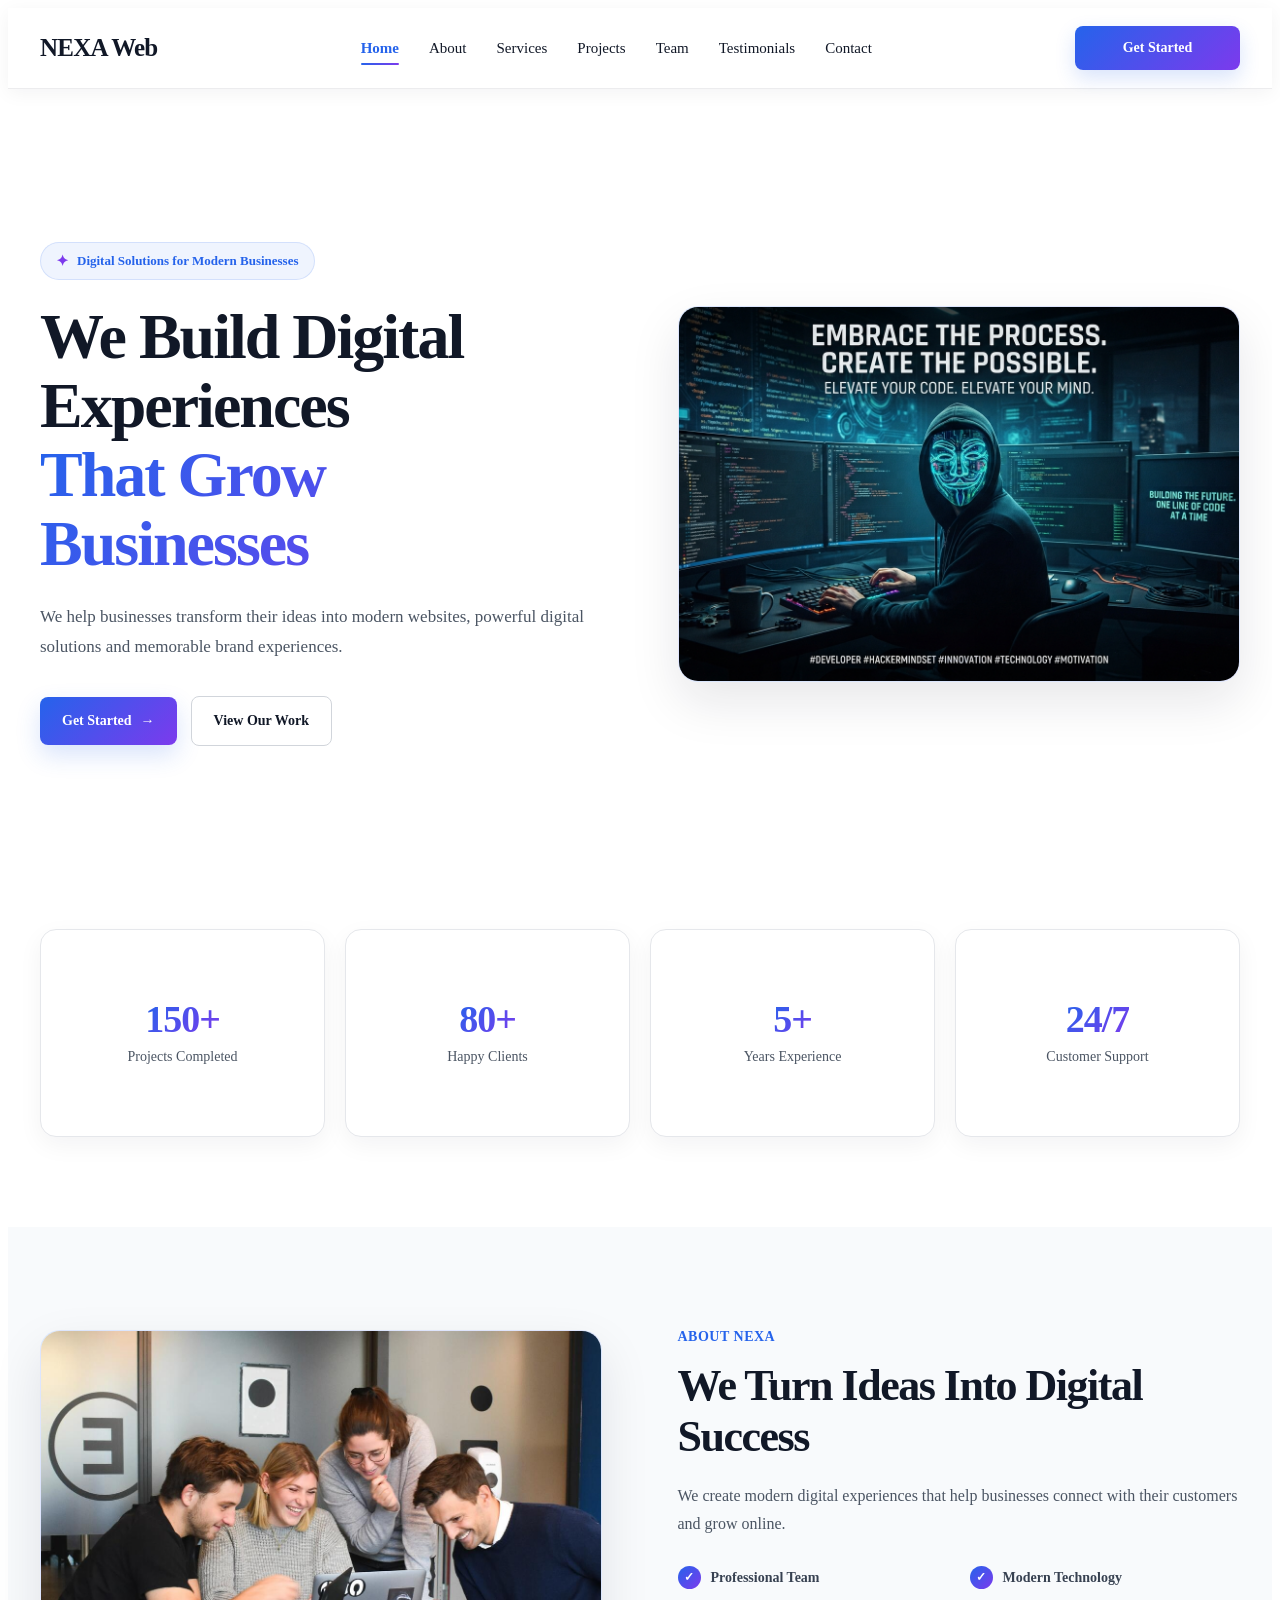
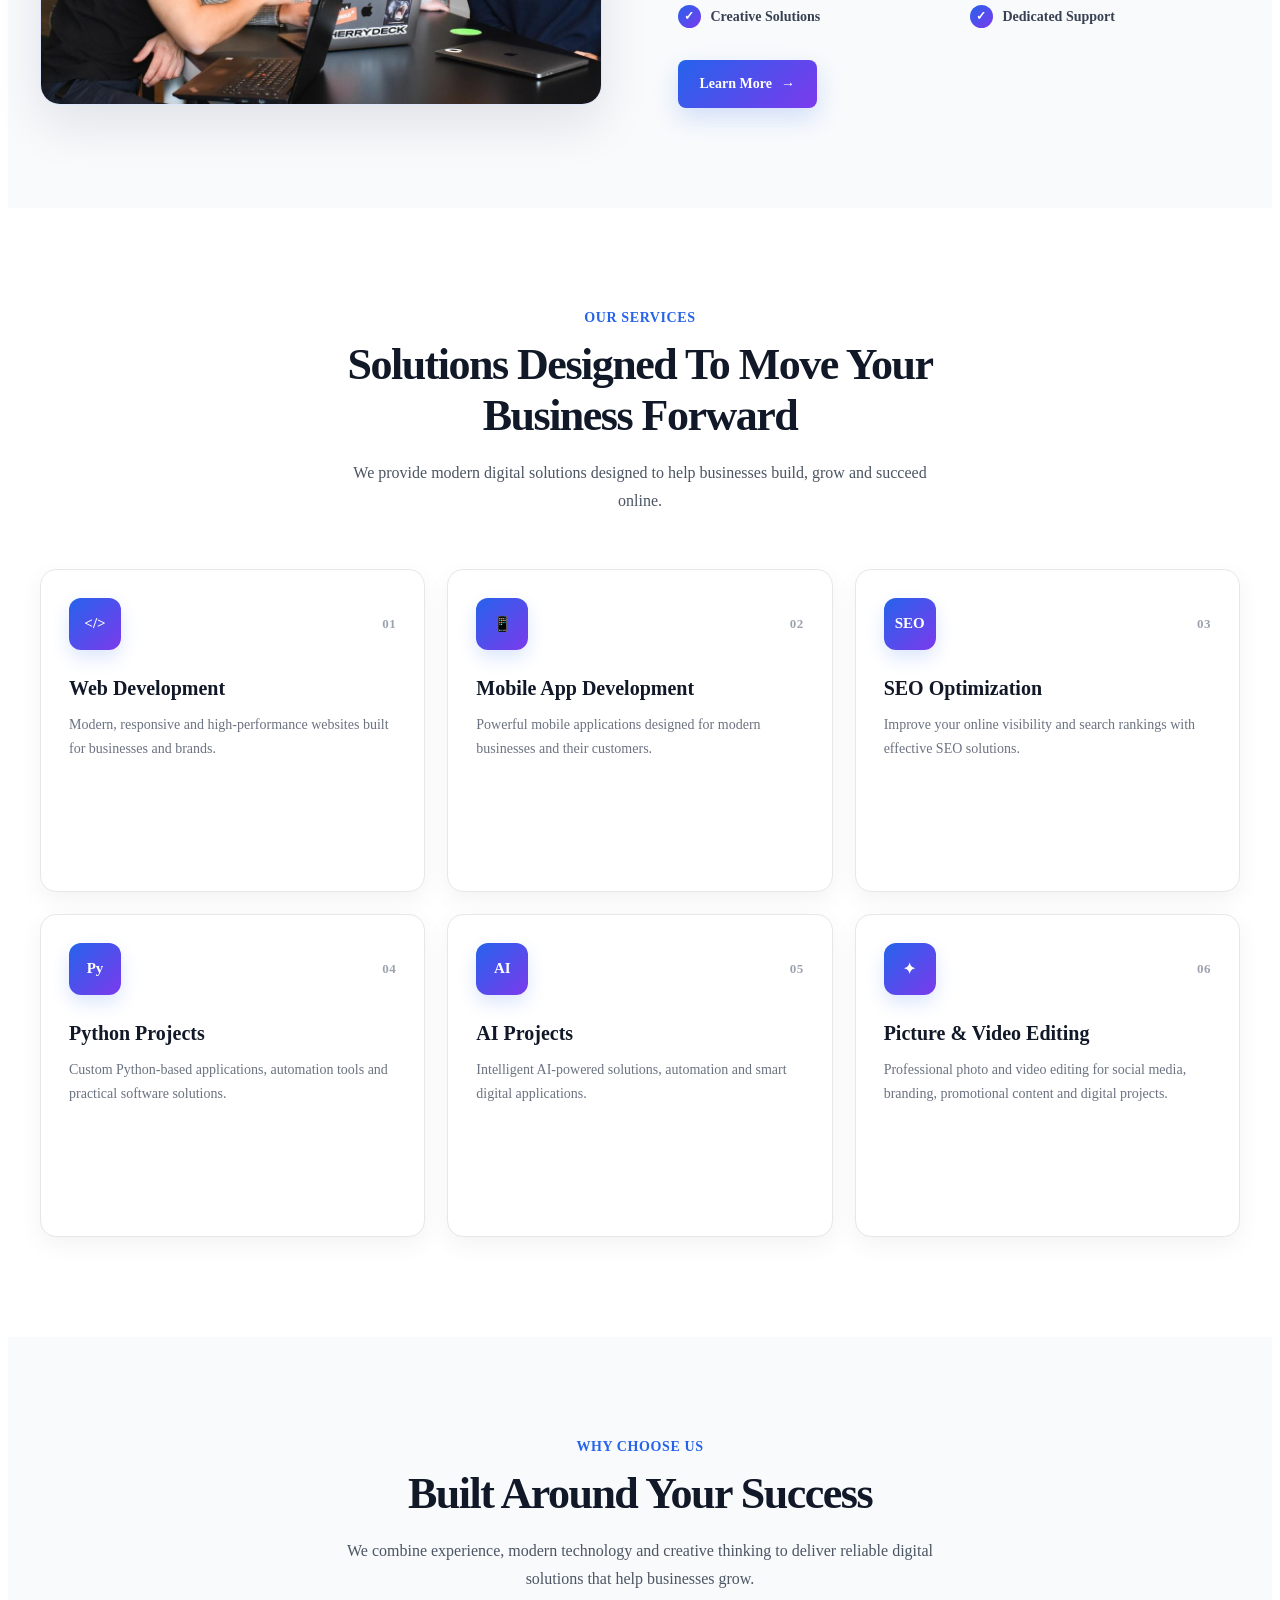
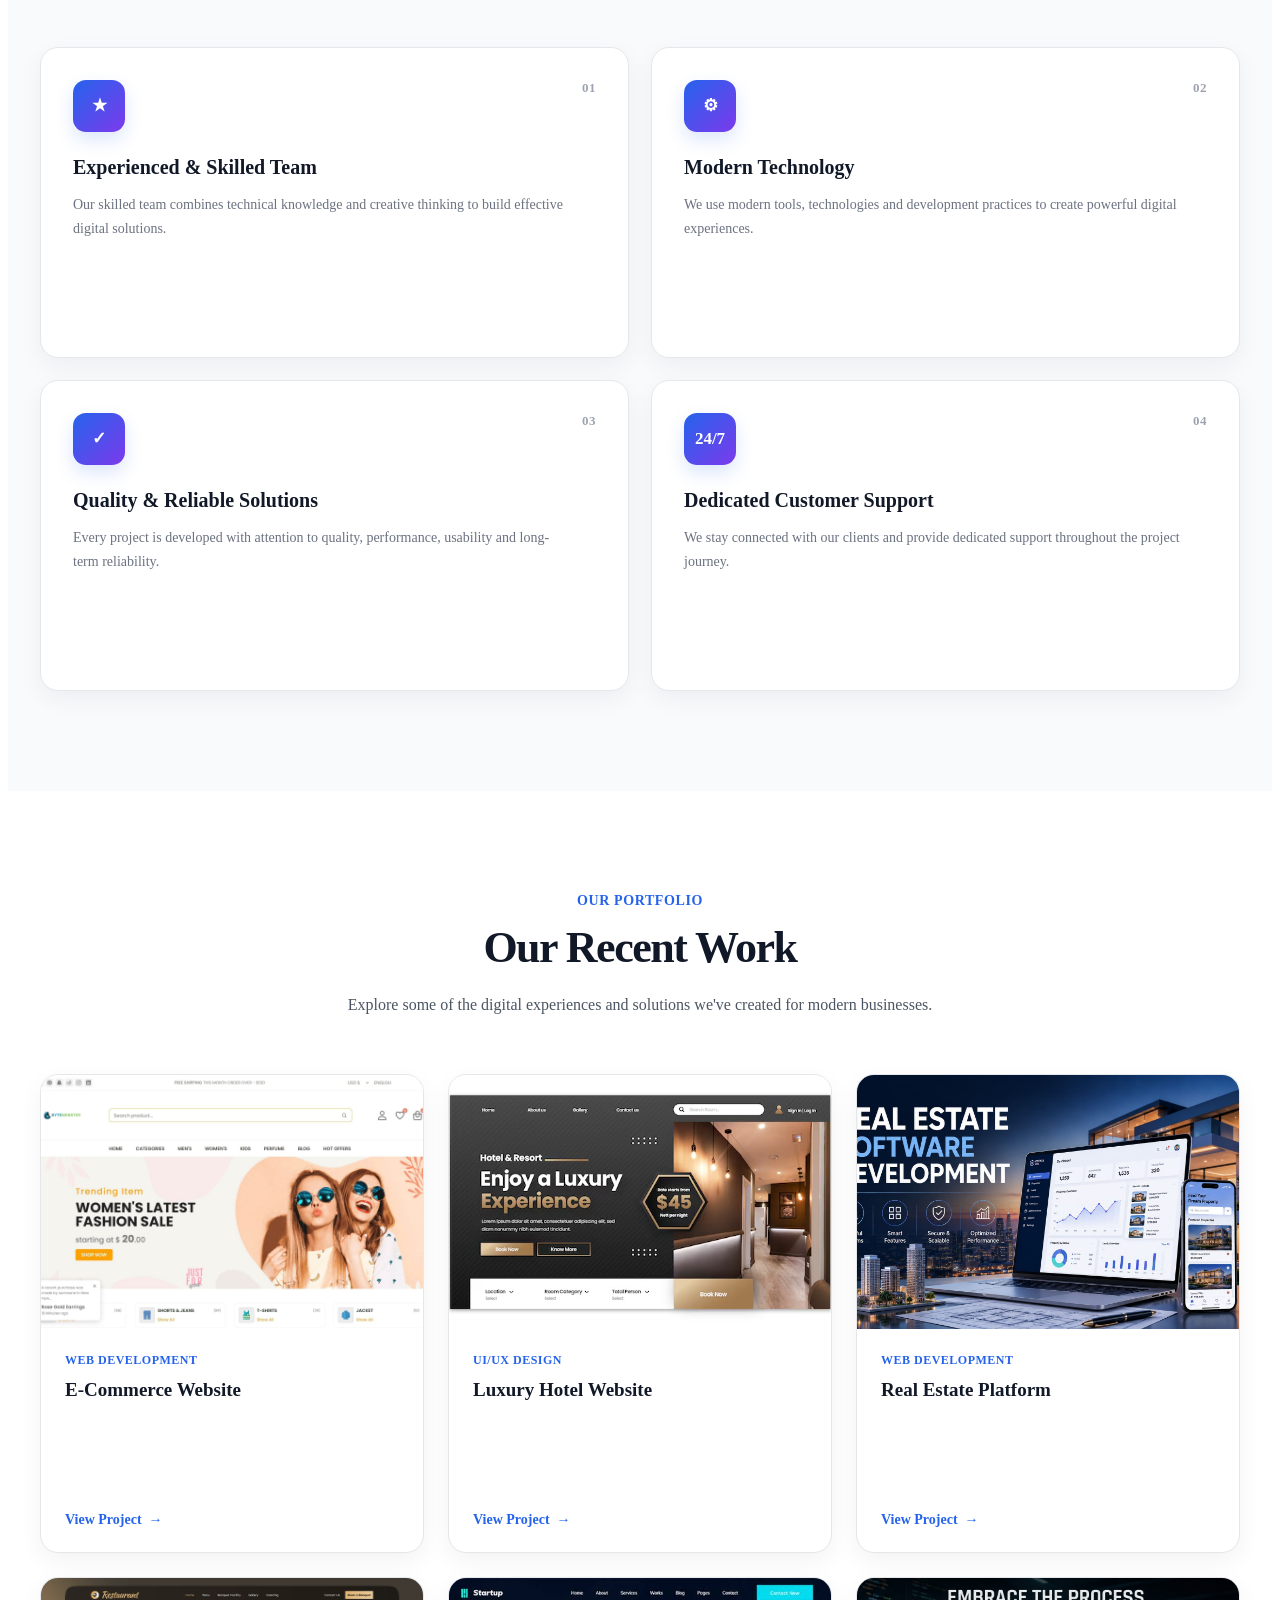
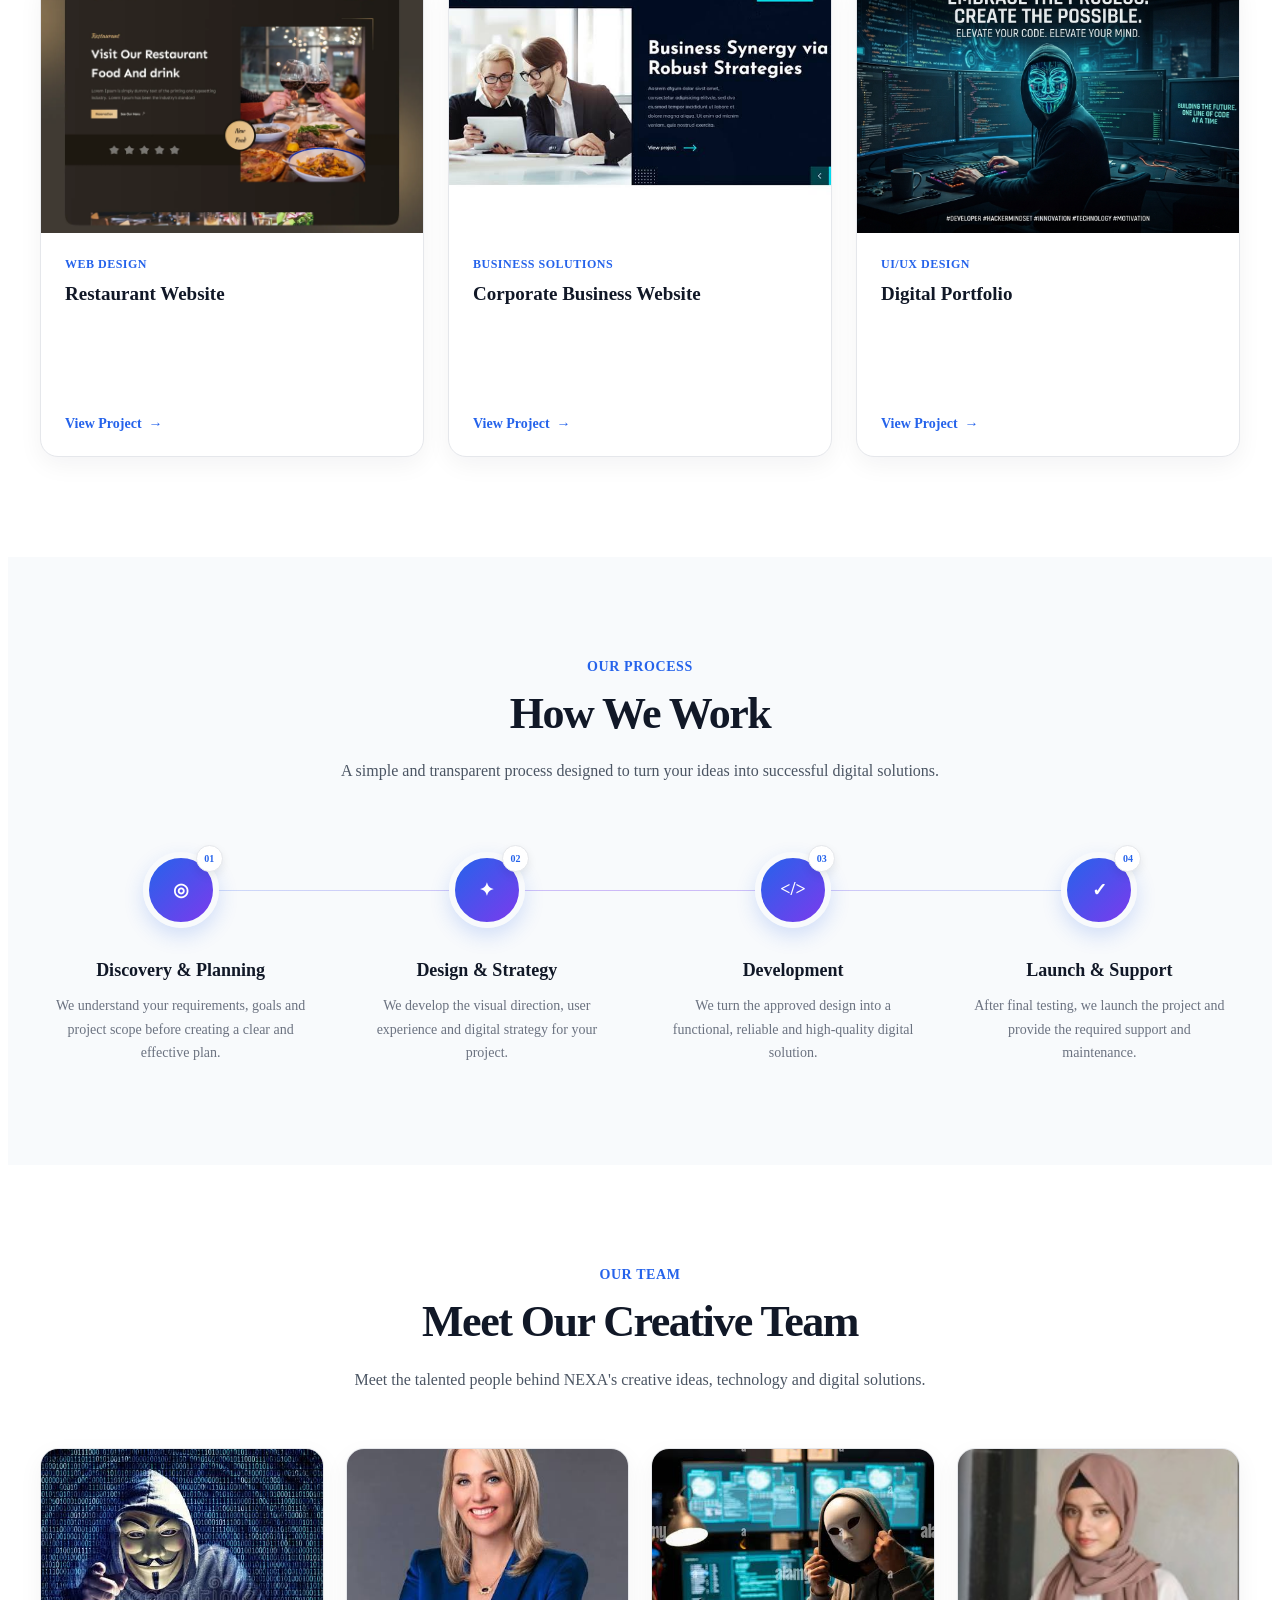
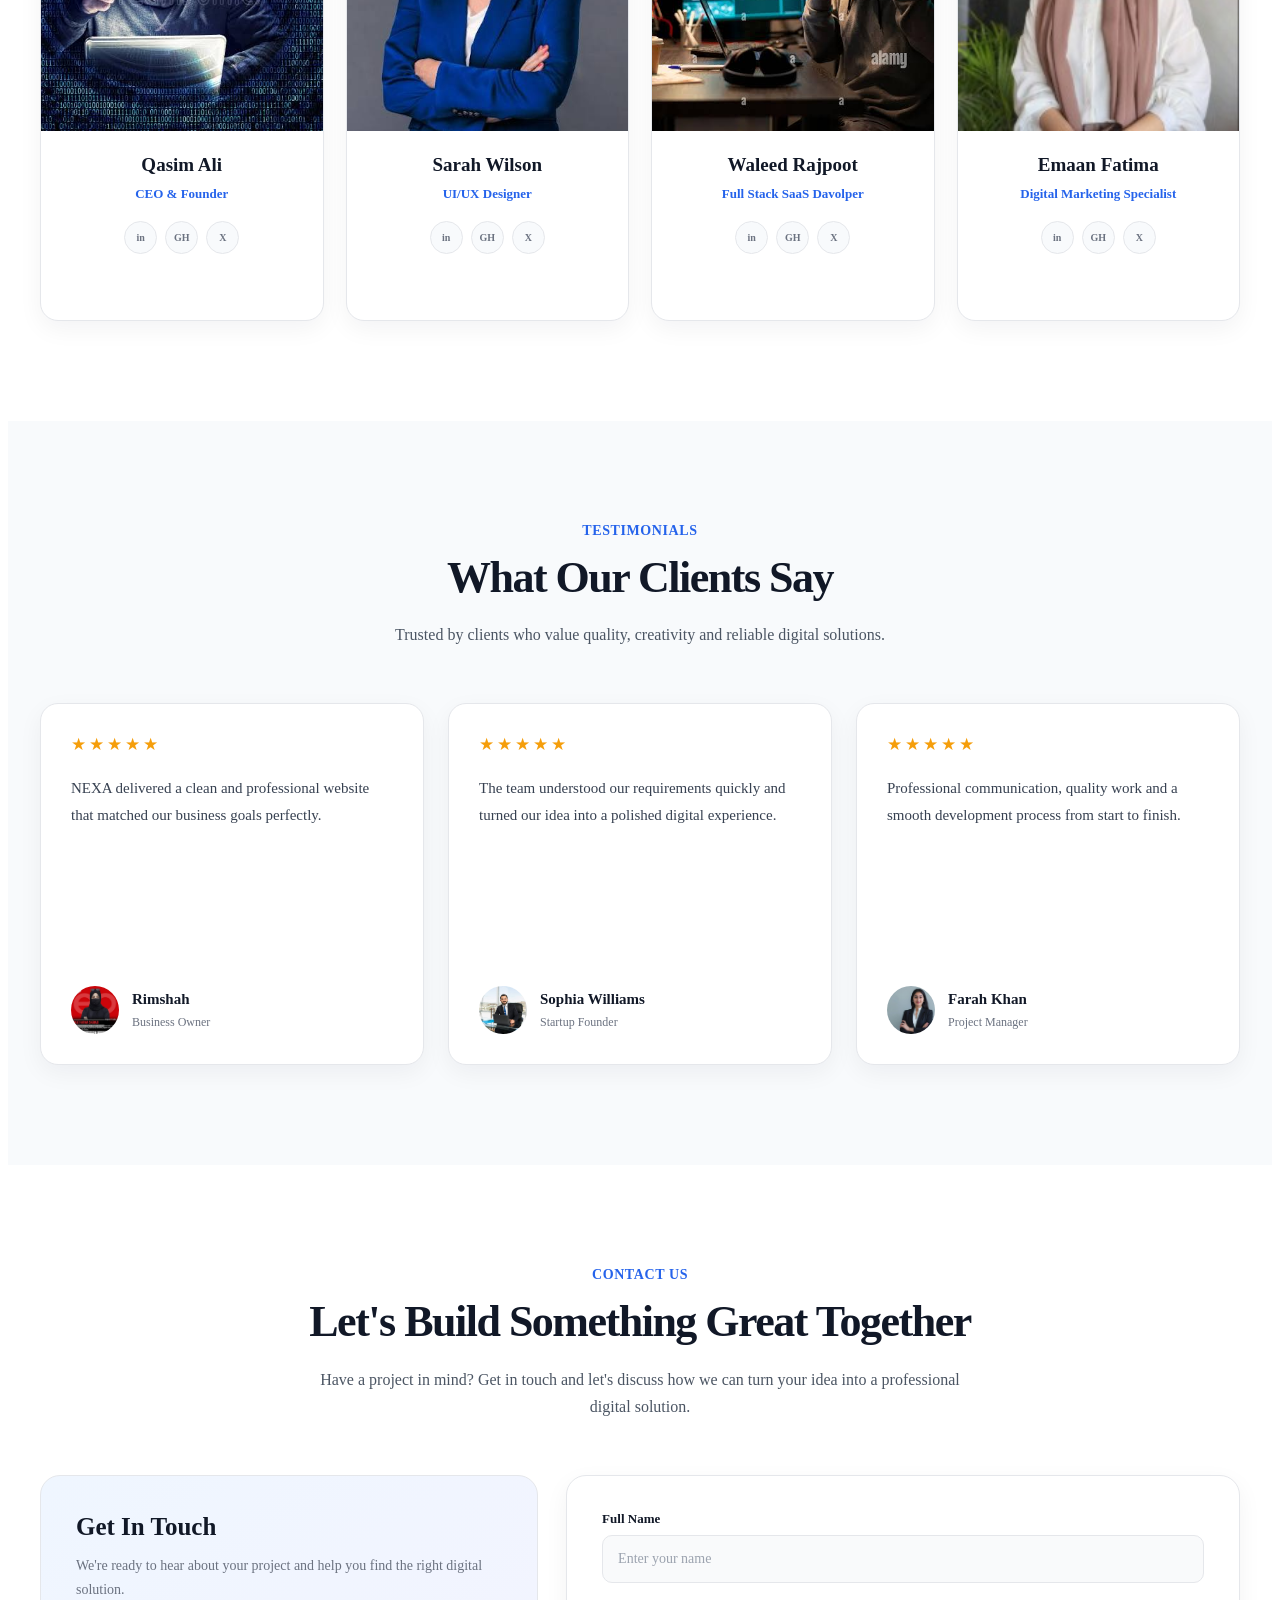
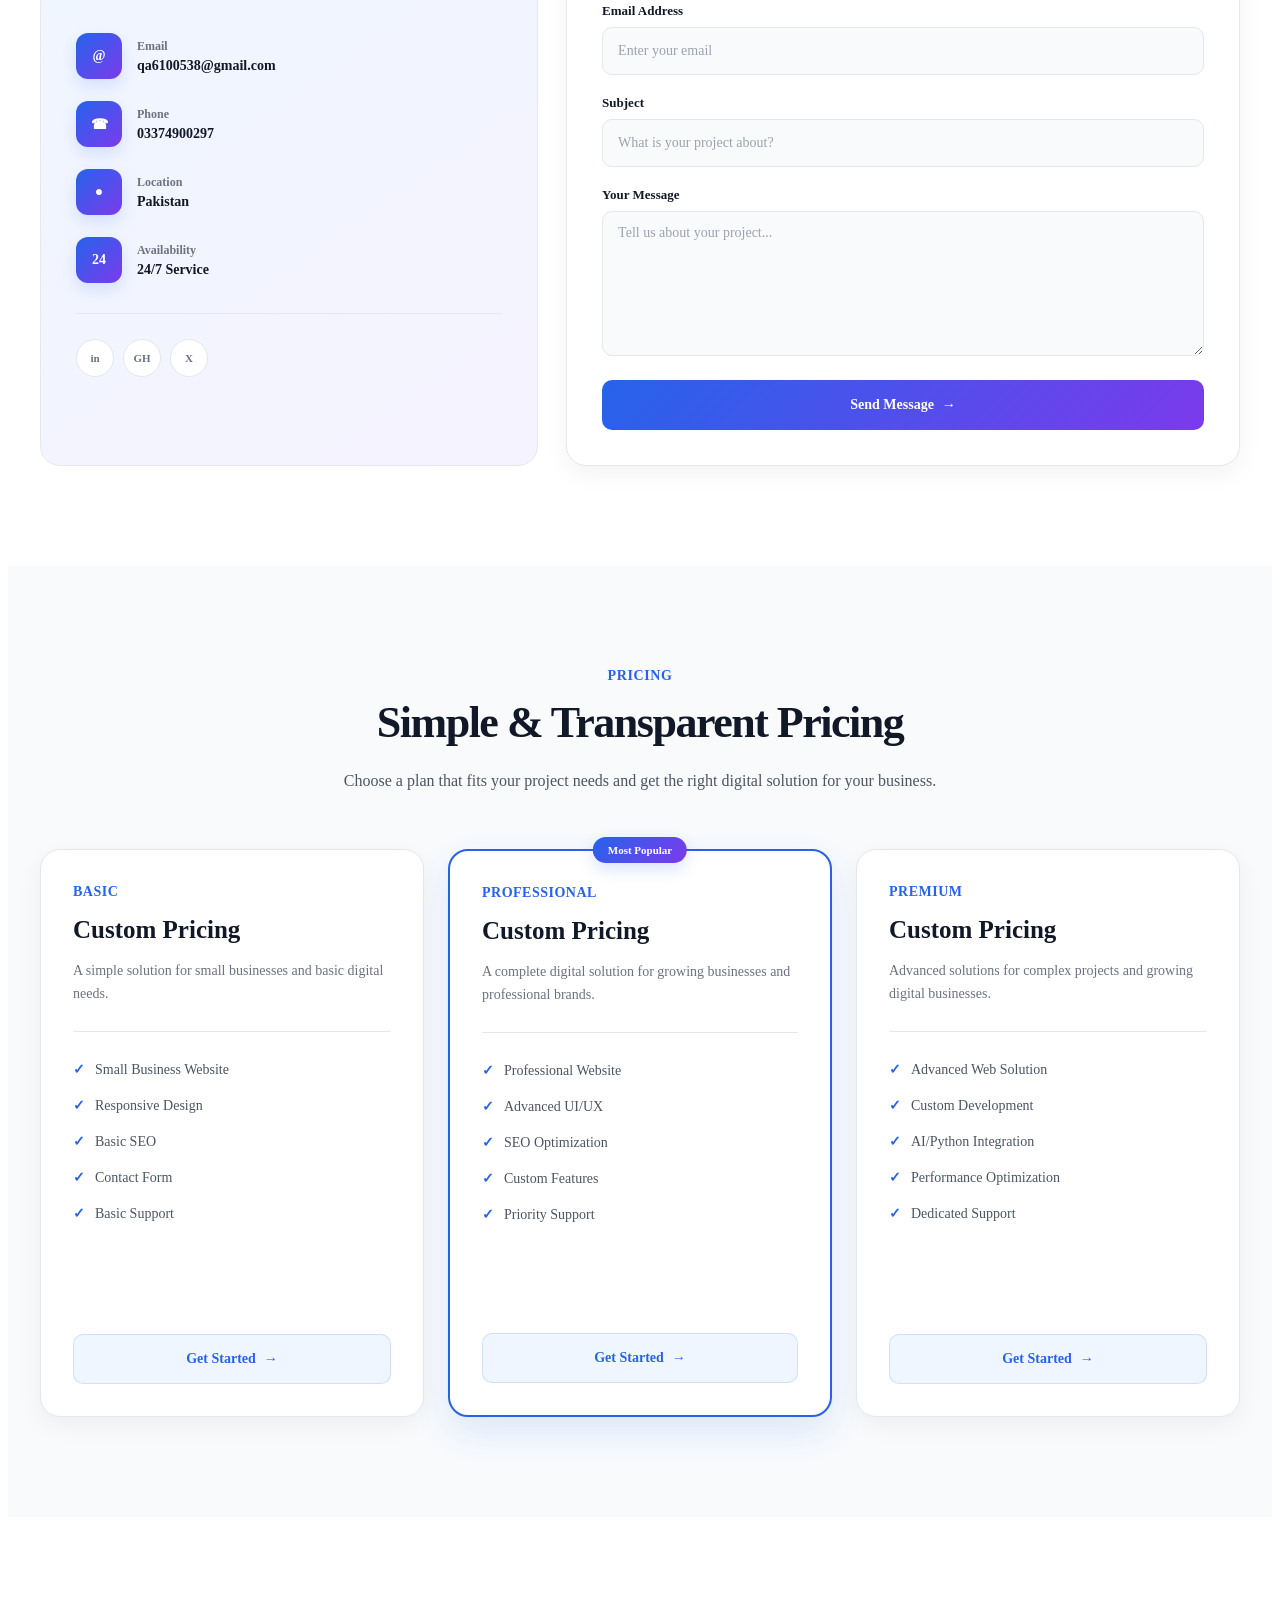
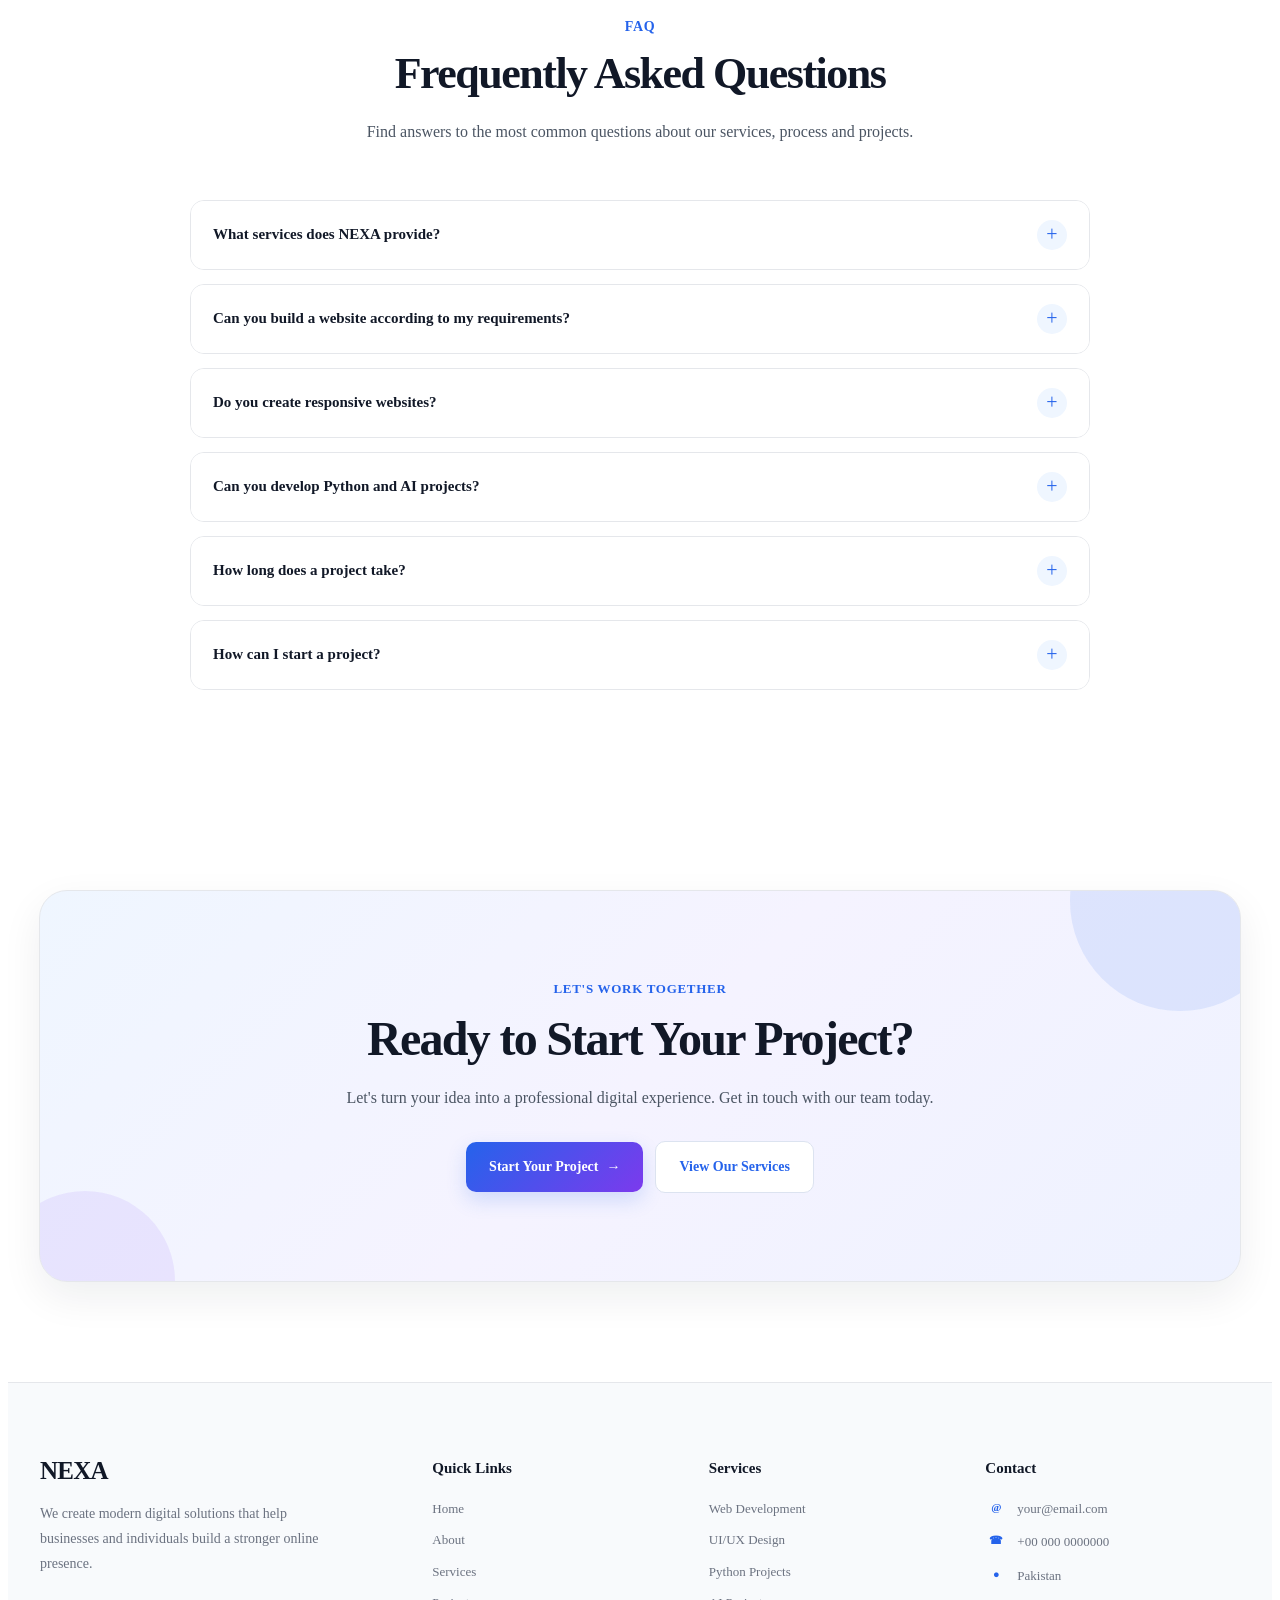
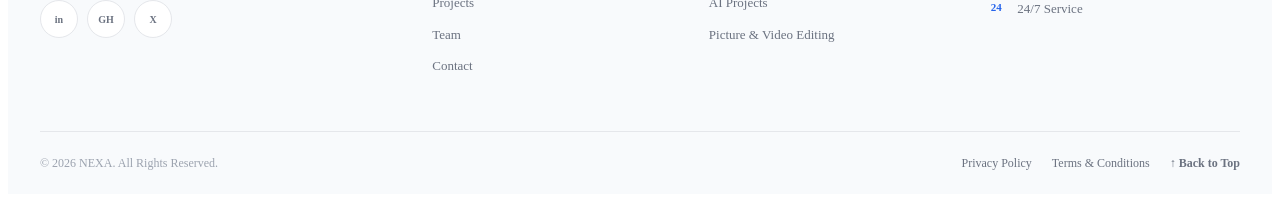
<file: Nexa web Project/index.html>
<!DOCTYPE html>
<html lang="en">
<head>
    <meta charset="UTF-8">
    <meta name="viewport" content="width=device-width, initial-scale=1.0">
    <title>My website
    </title>
    
</head>
<link rel="stylesheet" href="style.css"
<body>
    
</body>
</html>
<header class="site-header">
    <nav class="navbar" aria-label="Main Navigation">
        <div class="navbar-container">

            <!-- Logo -->
            <a href="#home" class="logo" aria-label="NEXA Home">
                NEXA Web
            </a>

            <!-- Navigation -->
            <ul class="nav-menu">
                <li class="nav-item">
                    <a href="#home" class="nav-link active">Home</a>
                </li>

                <li class="nav-item">
                    <a href="#about" class="nav-link">About</a>
                </li>

                <li class="nav-item">
                    <a href="#services" class="nav-link">Services</a>
                </li>

                <li class="nav-item">
                    <a href="#projects" class="nav-link">Projects</a>
                </li>

                <li class="nav-item">
                    <a href="#team" class="nav-link">Team</a>
                </li>

                <li class="nav-item">
                    <a href="#testimonials" class="nav-link">Testimonials</a>
                </li>

                <li class="nav-item">
                    <a href="#contact" class="nav-link">Contact</a>
                </li>
            </ul>

            <!-- CTA Button -->
            <a href="#contact" class="nav-cta">
                Get Started
            </a>

        </div>
    </nav>
</header>
<!-- =========================================
     NEXA — Hero Section
     ========================================= -->

<section id="home" class="hero-section">
    <div class="hero-container">

        <!-- Hero Content -->
        <div class="hero-content">

            <div class="hero-badge">
                <span aria-hidden="true">✦</span>
                Digital Solutions for Modern Businesses
            </div>

            <h1 class="hero-title">
                We Build Digital Experiences
                <span>That Grow Businesses</span>
            </h1>

            <p class="hero-description">
                We help businesses transform their ideas into modern
                websites, powerful digital solutions and memorable
                brand experiences.
            </p>

            <!-- Hero Actions -->
            <div class="hero-actions">

                <a href="#contact" class="hero-btn hero-btn-primary">
                    Get Started
                    <span aria-hidden="true">→</span>
                </a>

                <a href="#projects" class="hero-btn hero-btn-secondary">
                    View Our Work
                </a>

            </div>

        </div>

        <!-- Hero Image -->
        <div class="hero-image-wrapper">
            <div class="hero-image-container">

                <img
                    src="img/img.1.png"
                    alt="Professional digital business and technology workspace"
                    class="hero-image"
                >

            </div>
        </div>

    </div>
</section>
<!-- =========================================
     NEXA — Stats Section
     ========================================= -->

<section id="stats" class="stats-section">
    <div class="stats-container">

        <div class="stat-card">
            <div class="stat-number">150+</div>
            <p class="stat-label">Projects Completed</p>
        </div>

        <div class="stat-card">
            <div class="stat-number">80+</div>
            <p class="stat-label">Happy Clients</p>
        </div>

        <div class="stat-card">
            <div class="stat-number">5+</div>
            <p class="stat-label">Years Experience</p>
        </div>

        <div class="stat-card">
            <div class="stat-number">24/7</div>
            <p class="stat-label">Customer Support</p>
        </div>

    </div>
</section>
<!-- =========================================
     NEXA — About Section
     ========================================= -->

<section id="about" class="about-section">
    <div class="about-container">

        <!-- About Image -->
        <div class="about-image-wrapper">
            <div class="about-image-container">
                <img
                    src="img/img.2.jpg"
                    alt="NEXA professional digital team working on business solutions"
                    class="about-image"
                >
            </div>
        </div>

        <!-- About Content -->
        <div class="about-content">

            <span class="about-label">About NEXA</span>

            <h2 class="about-title">
                We Turn Ideas Into Digital Success
            </h2>

            <p class="about-description">
                We create modern digital experiences that help businesses
                connect with their customers and grow online.
            </p>

            <!-- Features -->
            <ul class="about-features">

                <li class="about-feature">
                    <span class="feature-icon" aria-hidden="true">✓</span>
                    <span>Professional Team</span>
                </li>

                <li class="about-feature">
                    <span class="feature-icon" aria-hidden="true">✓</span>
                    <span>Modern Technology</span>
                </li>

                <li class="about-feature">
                    <span class="feature-icon" aria-hidden="true">✓</span>
                    <span>Creative Solutions</span>
                </li>

                <li class="about-feature">
                    <span class="feature-icon" aria-hidden="true">✓</span>
                    <span>Dedicated Support</span>
                </li>

            </ul>

            <!-- CTA -->
            <a href="#services" class="about-btn">
                Learn More
                <span aria-hidden="true">→</span>
            </a>

        </div>

    </div>
</section>
<!-- =========================================
     NEXA — Services Section
     ========================================= -->

<section id="services" class="services-section">
    <div class="services-container">

        <!-- Section Heading -->
        <div class="services-header">
            <span class="services-label">Our Services</span>

            <h2 class="services-title">
                Solutions Designed To Move Your Business Forward
            </h2>

            <p class="services-description">
                We provide modern digital solutions designed to help
                businesses build, grow and succeed online.
            </p>
        </div>

        <!-- Services Grid -->
        <div class="services-grid">

            <!-- Service 01 -->
            <article class="service-card">
                <div class="service-top">
                    <div class="service-icon" aria-hidden="true">
                        &lt;/&gt;
                    </div>
                    <span class="service-number">01</span>
                </div>

                <h3 class="service-title">
                    Web Development
                </h3>

                <p class="service-description">
                    Modern, responsive and high-performance websites
                    built for businesses and brands.
                </p>
            </article>

            <!-- Service 02 -->
            <article class="service-card">
                <div class="service-top">
                    <div class="service-icon" aria-hidden="true">
                        📱
                    </div>
                    <span class="service-number">02</span>
                </div>

                <h3 class="service-title">
                    Mobile App Development
                </h3>

                <p class="service-description">
                    Powerful mobile applications designed for modern
                    businesses and their customers.
                </p>
            </article>

            <!-- Service 03 -->
            <article class="service-card">
                <div class="service-top">
                    <div class="service-icon" aria-hidden="true">
                        SEO
                    </div>
                    <span class="service-number">03</span>
                </div>

                <h3 class="service-title">
                    SEO Optimization
                </h3>

                <p class="service-description">
                    Improve your online visibility and search rankings
                    with effective SEO solutions.
                </p>
            </article>

            <!-- Service 04 -->
            <article class="service-card">
                <div class="service-top">
                    <div class="service-icon" aria-hidden="true">
                        Py
                    </div>
                    <span class="service-number">04</span>
                </div>

                <h3 class="service-title">
                    Python Projects
                </h3>

                <p class="service-description">
                    Custom Python-based applications, automation tools
                    and practical software solutions.
                </p>
            </article>

            <!-- Service 05 -->
            <article class="service-card">
                <div class="service-top">
                    <div class="service-icon" aria-hidden="true">
                        AI
                    </div>
                    <span class="service-number">05</span>
                </div>

                <h3 class="service-title">
                    AI Projects
                </h3>

                <p class="service-description">
                    Intelligent AI-powered solutions, automation and
                    smart digital applications.
                </p>
            </article>
            <!-- 06 Picture & Video Editing -->
            <article class="service-card">
                <div class="service-top">
                    <div class="service-icon" aria-hidden="true">✦</div>
                    <span class="service-number">06</span>
                </div>

                <h3 class="service-title">Picture &amp; Video Editing</h3>

                <p class="service-description">
                    Professional photo and video editing for social media,
                    branding, promotional content and digital projects.
                </p>
            </article>

        </div>

    </div>
</section>

        </div>

    </div>
</section>
<!-- =========================================
     NEXA — Why Choose Us Section
     ========================================= -->

<section id="why-us" class="why-us-section">
    <div class="why-us-container">

        <!-- Section Header -->
        <div class="why-us-header">
            <span class="why-us-label">Why Choose Us</span>

            <h2 class="why-us-title">
                Built Around Your Success
            </h2>

            <p class="why-us-description">
                We combine experience, modern technology and creative
                thinking to deliver reliable digital solutions that
                help businesses grow.
            </p>
        </div>

        <!-- Benefits Grid -->
        <div class="why-us-grid">

            <!-- Benefit 01 -->
            <article class="why-us-card">
                <div class="why-us-icon" aria-hidden="true">
                    ★
                </div>

                <span class="why-us-number">01</span>

                <h3 class="why-us-card-title">
                    Experienced &amp; Skilled Team
                </h3>

                <p class="why-us-card-description">
                    Our skilled team combines technical knowledge and
                    creative thinking to build effective digital solutions.
                </p>
            </article>

            <!-- Benefit 02 -->
            <article class="why-us-card">
                <div class="why-us-icon" aria-hidden="true">
                    ⚙
                </div>

                <span class="why-us-number">02</span>

                <h3 class="why-us-card-title">
                    Modern Technology
                </h3>

                <p class="why-us-card-description">
                    We use modern tools, technologies and development
                    practices to create powerful digital experiences.
                </p>
            </article>

            <!-- Benefit 03 -->
            <article class="why-us-card">
                <div class="why-us-icon" aria-hidden="true">
                    ✓
                </div>

                <span class="why-us-number">03</span>

                <h3 class="why-us-card-title">
                    Quality &amp; Reliable Solutions
                </h3>

                <p class="why-us-card-description">
                    Every project is developed with attention to quality,
                    performance, usability and long-term reliability.
                </p>
            </article>

            <!-- Benefit 04 -->
            <article class="why-us-card">
                <div class="why-us-icon" aria-hidden="true">
                    24/7
                </div>

                <span class="why-us-number">04</span>

                <h3 class="why-us-card-title">
                    Dedicated Customer Support
                </h3>

                <p class="why-us-card-description">
                    We stay connected with our clients and provide
                    dedicated support throughout the project journey.
                </p>
            </article>

        </div>

    </div>
</section>
<!-- =========================================
     NEXA — Projects Section
     ========================================= -->

<section id="projects" class="projects-section">
    <div class="projects-container">

        <!-- Section Header -->
        <div class="projects-header">
            <span class="projects-label">Our Portfolio</span>

            <h2 class="projects-title">
                Our Recent Work
            </h2>

            <p class="projects-description">
                Explore some of the digital experiences and solutions
                we've created for modern businesses.
            </p>
        </div>

        <!-- Projects Grid -->
        <div class="projects-grid">

            <!-- Project 01 -->
            <article class="project-card">
                <div class="project-image-container">
                    <img
                        src="img/img.3.jpg"
                        alt="E-Commerce Website project"
                        class="project-image"
                    >
                </div>

                <div class="project-content">
                    <span class="project-category">
                        Web Development
                    </span>

                    <h3 class="project-title">
                        E-Commerce Website
                    </h3>

                    <a
                        href="#"
                        class="project-link"
                        aria-label="View E-Commerce Website project"
                    >
                        View Project
                        <span aria-hidden="true">→</span>
                    </a>
                </div>
            </article>

            <!-- Project 02 -->
            <article class="project-card">
                <div class="project-image-container">
                    <img
                        src="img/img.4.avif"
                        alt="Luxury Hotel Website project"
                        class="project-image"
                    >
                </div>

                <div class="project-content">
                    <span class="project-category">
                        UI/UX Design
                    </span>

                    <h3 class="project-title">
                        Luxury Hotel Website
                    </h3>

                    <a
                        href="#"
                        class="project-link"
                        aria-label="View Luxury Hotel Website project"
                    >
                        View Project
                        <span aria-hidden="true">→</span>
                    </a>
                </div>
            </article>

            <!-- Project 03 -->
            <article class="project-card">
                <div class="project-image-container">
                    <img
                        src="img/img.5.jpg"
                        alt="Real Estate Platform project"
                        class="project-image"
                    >
                </div>

                <div class="project-content">
                    <span class="project-category">
                        Web Development
                    </span>

                    <h3 class="project-title">
                        Real Estate Platform
                    </h3>

                    <a
                        href="#"
                        class="project-link"
                        aria-label="View Real Estate Platform project"
                    >
                        View Project
                        <span aria-hidden="true">→</span>
                    </a>
                </div>
            </article>

            <!-- Project 04 -->
            <article class="project-card">
                <div class="project-image-container">
                    <img
                        src="img/img.6.webp"
                        alt="Restaurant Website project"
                        class="project-image"
                    >
                </div>

                <div class="project-content">
                    <span class="project-category">
                        Web Design
                    </span>

                    <h3 class="project-title">
                        Restaurant Website
                    </h3>

                    <a
                        href="#"
                        class="project-link"
                        aria-label="View Restaurant Website project"
                    >
                        View Project
                        <span aria-hidden="true">→</span>
                    </a>
                </div>
            </article>

            <!-- Project 05 -->
            <article class="project-card">
                <div class="project-image-container">
                    <img
                        src="img/img.7.jpg"
                        alt="Corporate Business Website project"
                        class="project-image"
                    >
                </div>

                <div class="project-content">
                    <span class="project-category">
                        Business Solutions
                    </span>

                    <h3 class="project-title">
                        Corporate Business Website
                    </h3>

                    <a
                        href="#"
                        class="project-link"
                        aria-label="View Corporate Business Website project"
                    >
                        View Project
                        <span aria-hidden="true">→</span>
                    </a>
                </div>
            </article>

            <!-- Project 06 -->
            <article class="project-card">
                <div class="project-image-container">
                    <img
                        src="img/img.1.png"
                        alt="Digital Portfolio project"
                        class="project-image"
                    >
                </div>

                <div class="project-content">
                    <span class="project-category">
                        UI/UX Design
                    </span>

                    <h3 class="project-title">
                        Digital Portfolio
                    </h3>

                    <a
                        href="#"
                        class="project-link"
                        aria-label="View Digital Portfolio project"
                    >
                        View Project
                        <span aria-hidden="true">→</span>
                    </a>
                </div>
            </article>

        </div>

    </div>
</section>
<!-- =========================================
     NEXA — How We Work Section
     ========================================= -->

<section id="process" class="process-section">
    <div class="process-container">

        <!-- Section Header -->
        <div class="process-header">
            <span class="process-label">Our Process</span>

            <h2 class="process-title">
                How We Work
            </h2>

            <p class="process-description">
                A simple and transparent process designed to turn your
                ideas into successful digital solutions.
            </p>
        </div>

        <!-- Process Steps -->
        <div class="process-grid">

            <!-- Step 01 -->
            <article class="process-step">
                <div class="process-icon-wrapper">
                    <span class="process-number">01</span>

                    <div class="process-icon" aria-hidden="true">
                        ◎
                    </div>
                </div>

                <h3 class="process-step-title">
                    Discovery &amp; Planning
                </h3>

                <p class="process-step-description">
                    We understand your requirements, goals and project
                    scope before creating a clear and effective plan.
                </p>
            </article>

            <!-- Step 02 -->
            <article class="process-step">
                <div class="process-icon-wrapper">
                    <span class="process-number">02</span>

                    <div class="process-icon" aria-hidden="true">
                        ✦
                    </div>
                </div>

                <h3 class="process-step-title">
                    Design &amp; Strategy
                </h3>

                <p class="process-step-description">
                    We develop the visual direction, user experience
                    and digital strategy for your project.
                </p>
            </article>

            <!-- Step 03 -->
            <article class="process-step">
                <div class="process-icon-wrapper">
                    <span class="process-number">03</span>

                    <div class="process-icon" aria-hidden="true">
                        &lt;/&gt;
                    </div>
                </div>

                <h3 class="process-step-title">
                    Development
                </h3>

                <p class="process-step-description">
                    We turn the approved design into a functional,
                    reliable and high-quality digital solution.
                </p>
            </article>

            <!-- Step 04 -->
            <article class="process-step">
                <div class="process-icon-wrapper">
                    <span class="process-number">04</span>

                    <div class="process-icon" aria-hidden="true">
                        ✓
                    </div>
                </div>

                <h3 class="process-step-title">
                    Launch &amp; Support
                </h3>

                <p class="process-step-description">
                    After final testing, we launch the project and
                    provide the required support and maintenance.
                </p>
            </article>

        </div>

    </div>
</section>
<!-- =========================================
     NEXA — Team Section
     ========================================= -->

<section id="team" class="team-section">
    <div class="team-container">

        <!-- Section Header -->
        <div class="team-header">
            <span class="team-label">Our Team</span>

            <h2 class="team-title">
                Meet Our Creative Team
            </h2>

            <p class="team-description">
                Meet the talented people behind NEXA's creative ideas,
                technology and digital solutions.
            </p>
        </div>

        <!-- Team Grid -->
        <div class="team-grid">

            <!-- Team Member 01 -->
            <article class="team-card">

                <div class="team-image-container">
                    <img
                        src="img/img.8.jpeg"
                        alt="Alex Morgan, CEO and Founder"
                        class="team-image"
                    >
                </div>

                <div class="team-content">
                    <h3 class="team-name">
                        Qasim Ali
                    </h3>

                    <p class="team-position">
                        CEO &amp; Founder
                    </p>

                    <div class="team-socials">
                        <a
                            href="#"
                            class="team-social"
                            aria-label="Alex Morgan LinkedIn"
                        >
                            in
                        </a>

                        <a
                            href="#"
                            class="team-social"
                            aria-label="Alex Morgan GitHub"
                        >
                            GH
                        </a>

                        <a
                            href="#"
                            class="team-social"
                            aria-label="Alex Morgan X"
                        >
                            X
                        </a>
                    </div>
                </div>

            </article>

            <!-- Team Member 02 -->
            <article class="team-card">

                <div class="team-image-container">
                    <img
                        src="img/img.9.jpg"
                        alt="Sarah Wilson, UI/UX Designer"
                        class="team-image"
                    >
                </div>

                <div class="team-content">
                    <h3 class="team-name">
                        Sarah Wilson
                    </h3>

                    <p class="team-position">
                        UI/UX Designer
                    </p>

                    <div class="team-socials">
                        <a
                            href="#"
                            class="team-social"
                            aria-label="Sarah Wilson LinkedIn"
                        >
                            in
                        </a>

                        <a
                            href="#"
                            class="team-social"
                            aria-label="Sarah Wilson GitHub"
                        >
                            GH
                        </a>

                        <a
                            href="#"
                            class="team-social"
                            aria-label="Sarah Wilson X"
                        >
                            X
                        </a>
                    </div>
                </div>

            </article>

            <!-- Team Member 03 -->
            <article class="team-card">

                <div class="team-image-container">
                    <img
                        src="img/img.10.jpg"
                        alt="Waleed Rajpoot, Full Stack SaaS Davolper"
                        class="team-image"
                    >
                </div>

                <div class="team-content">
                    <h3 class="team-name">
                        Waleed Rajpoot
                    </h3>

                    <p class="team-position">
                        Full Stack SaaS Davolper
                    </p>

                    <div class="team-socials">
                        <a
                            href="#"
                            class="team-social"
                            aria-label="Sarah Wilson LinkedIn"
                        >
                            in
                        </a>

                        <a
                            href="#"
                            class="team-social"
                            aria-label="Sarah Wilson GitHub"
                        >
                            GH
                        </a>

                        <a
                            href="#"
                            class="team-social"
                            aria-label="Sarah Wilson X"
                        >
                            X
                        </a>
                    </div>
                </div>

            </article>

            <!-- Team Member 04 -->
            <article class="team-card">

                <div class="team-image-container">
                    <img
                        src="img/img.11.jpg"
                        alt="Emma Davis, Digital Marketing Specialist"
                        class="team-image"
                    >
                </div>

                <div class="team-content">
                    <h3 class="team-name">
                        Emaan Fatima
                    </h3>

                    <p class="team-position">
                        Digital Marketing Specialist
                    </p>

                    <div class="team-socials">
                        <a
                            href="#"
                            class="team-social"
                            aria-label="Emma Davis LinkedIn"
                        >
                            in
                        </a>

                        <a
                            href="#"
                            class="team-social"
                            aria-label="Emma Davis GitHub"
                        >
                            GH
                        </a>

                        <a
                            href="#"
                            class="team-social"
                            aria-label="Emma Davis X"
                        >
                            X
                        </a>
                    </div>
                </div>

            </article>

        </div>

    </div>
</section>
<!-- =========================================
     NEXA — Testimonials Section
     ========================================= -->

<section id="testimonials" class="testimonials-section">
    <div class="testimonials-container">

        <!-- Section Header -->
        <div class="testimonials-header">
            <span class="testimonials-label">Testimonials</span>

            <h2 class="testimonials-title">
                What Our Clients Say
            </h2>

            <p class="testimonials-description">
                Trusted by clients who value quality, creativity and
                reliable digital solutions.
            </p>
        </div>

        <!-- Testimonials Grid -->
        <div class="testimonials-grid">

            <!-- Testimonial 01 -->
            <article class="testimonial-card">

                <div class="testimonial-stars" aria-label="5 out of 5 stars">
                    ★★★★★
                </div>

                <blockquote class="testimonial-text">
                    NEXA delivered a clean and professional website that
                    matched our business goals perfectly.
                </blockquote>

                <div class="testimonial-client">

                    <div class="testimonial-avatar">
                        <img
                            src="img/img.12.jpg"
                            alt="James Anderson"
                            class="testimonial-avatar-image"
                        >
                    </div>

                    <div class="testimonial-client-info">
                        <h3 class="testimonial-name">
                            Rimshah
                        </h3>

                        <p class="testimonial-role">
                            Business Owner
                        </p>
                    </div>

                </div>

            </article>

            <!-- Testimonial 02 -->
            <article class="testimonial-card">

                <div class="testimonial-stars" aria-label="5 out of 5 stars">
                    ★★★★★
                </div>

                <blockquote class="testimonial-text">
                    The team understood our requirements quickly and
                    turned our idea into a polished digital experience.
                </blockquote>

                <div class="testimonial-client">

                    <div class="testimonial-avatar">
                        <img
                            src="img/img.14.jpg"
                            alt="Sophia Williams"
                            class="testimonial-avatar-image"
                        >
                    </div>

                    <div class="testimonial-client-info">
                        <h3 class="testimonial-name">
                            Sophia Williams
                        </h3>

                        <p class="testimonial-role">
                            Startup Founder
                        </p>
                    </div>

                </div>

            </article>

            <!-- Testimonial 03 -->
            <article class="testimonial-card">

                <div class="testimonial-stars" aria-label="5 out of 5 stars">
                    ★★★★★
                </div>

                <blockquote class="testimonial-text">
                    Professional communication, quality work and a smooth
                    development process from start to finish.
                </blockquote>

                <div class="testimonial-client">

                    <div class="testimonial-avatar">
                        <img
                            src="img/img.13.jpg"
                            alt="Michael Brown"
                            class="testimonial-avatar-image"
                        >
                    </div>

                    <div class="testimonial-client-info">
                        <h3 class="testimonial-name">
                            Farah Khan
                        </h3>

                        <p class="testimonial-role">
                            Project Manager
                        </p>
                    </div>

                </div>

            </article>

        </div>

    </div>
</section>
<!-- =========================================
     NEXA — Contact Section
     ========================================= -->

<section id="contact" class="contact-section">
    <div class="contact-container">

        <!-- Section Header -->
        <div class="contact-header">
            <span class="contact-label">Contact Us</span>

            <h2 class="contact-title">
                Let's Build Something Great Together
            </h2>

            <p class="contact-description">
                Have a project in mind? Get in touch and let's discuss
                how we can turn your idea into a professional digital solution.
            </p>
        </div>

        <!-- Contact Layout -->
        <div class="contact-layout">

            <!-- Contact Information -->
            <div class="contact-info">

                <div class="contact-info-header">
                    <h3>
                        Get In Touch
                    </h3>

                    <p>
                        We're ready to hear about your project and help
                        you find the right digital solution.
                    </p>
                </div>

                <!-- Email -->
                <div class="contact-item">
                    <div class="contact-item-icon" aria-hidden="true">
                        @
                    </div>

                    <div class="contact-item-content">
                        <span class="contact-item-label">
                            Email
                        </span>

                        <a
                            href="mailto:qa6100538@gmail.com"
                            class="contact-item-value"
                        >
                            qa6100538@gmail.com
                        </a>
                    </div>
                </div>

                <!-- Phone -->
                <div class="contact-item">
                    <div class="contact-item-icon" aria-hidden="true">
                        ☎
                    </div>

                    <div class="contact-item-content">
                        <span class="contact-item-label">
                            Phone
                        </span>

                        <a
                            href="tel:+0000000000"
                            class="contact-item-value"
                        >
                            03374900297
                        </a>
                    </div>
                </div>

                <!-- Location -->
                <div class="contact-item">
                    <div class="contact-item-icon" aria-hidden="true">
                        ●
                    </div>

                    <div class="contact-item-content">
                        <span class="contact-item-label">
                            Location
                        </span>

                        <span class="contact-item-value">
                            Pakistan
                        </span>
                    </div>
                </div>

                <!-- Availability -->
                <div class="contact-item">
                    <div class="contact-item-icon" aria-hidden="true">
                        24
                    </div>

                    <div class="contact-item-content">
                        <span class="contact-item-label">
                            Availability
                        </span>

                        <span class="contact-item-value">
                            24/7 Service
                        </span>
                    </div>
                </div>

                <!-- Social Links -->
                <div class="contact-socials">

                    <a
                        href="#"
                        class="contact-social"
                        aria-label="LinkedIn"
                    >
                        in
                    </a>

                    <a
                        href="#"
                        class="contact-social"
                        aria-label="GitHub"
                    >
                        GH
                    </a>

                    <a
                        href="#"
                        class="contact-social"
                        aria-label="X"
                    >
                        X
                    </a>

                </div>

            </div>

            <!-- Contact Form -->
            <div class="contact-form-wrapper">

                <form class="contact-form" action="#" method="post">

                    <!-- Full Name -->
                    <div class="form-group">
                        <label for="contact-name">
                            Full Name
                        </label>

                        <input
                            type="text"
                            id="contact-name"
                            name="name"
                            placeholder="Enter your name"
                            autocomplete="name"
                            required
                        >
                    </div>

                    <!-- Email -->
                    <div class="form-group">
                        <label for="contact-email">
                            Email Address
                        </label>

                        <input
                            type="email"
                            id="contact-email"
                            name="email"
                            placeholder="Enter your email"
                            autocomplete="email"
                            required
                        >
                    </div>

                    <!-- Subject -->
                    <div class="form-group">
                        <label for="contact-subject">
                            Subject
                        </label>

                        <input
                            type="text"
                            id="contact-subject"
                            name="subject"
                            placeholder="What is your project about?"
                            required
                        >
                    </div>

                    <!-- Message -->
                    <div class="form-group">
                        <label for="contact-message">
                            Your Message
                        </label>

                        <textarea
                            id="contact-message"
                            name="message"
                            rows="6"
                            placeholder="Tell us about your project..."
                            required
                        ></textarea>
                    </div>

                    <!-- Submit -->
                    <button
                        type="submit"
                        class="contact-submit"
                    >
                        Send Message
                        <span aria-hidden="true">→</span>
                    </button>

                </form>

            </div>

        </div>

    </div>
</section>
<!-- =========================================
     NEXA — Pricing Section
     ========================================= -->

<section id="pricing" class="pricing-section">
    <div class="pricing-container">

        <!-- Section Header -->
        <div class="pricing-header">
            <span class="pricing-label">Pricing</span>

            <h2 class="pricing-title">
                Simple &amp; Transparent Pricing
            </h2>

            <p class="pricing-description">
                Choose a plan that fits your project needs and get the
                right digital solution for your business.
            </p>
        </div>

        <!-- Pricing Grid -->
        <div class="pricing-grid">

            <!-- Basic Plan -->
            <article class="pricing-card">

                <div class="pricing-card-header">
                    <span class="pricing-plan-name">
                        Basic
                    </span>

                    <h3 class="pricing-price">
                        Custom Pricing
                    </h3>

                    <p class="pricing-plan-description">
                        A simple solution for small businesses
                        and basic digital needs.
                    </p>
                </div>

                <ul class="pricing-features">
                    <li>
                        <span>✓</span>
                        Small Business Website
                    </li>

                    <li>
                        <span>✓</span>
                        Responsive Design
                    </li>

                    <li>
                        <span>✓</span>
                        Basic SEO
                    </li>

                    <li>
                        <span>✓</span>
                        Contact Form
                    </li>

                    <li>
                        <span>✓</span>
                        Basic Support
                    </li>
                </ul>

                <a href="#contact" class="pricing-button">
                    Get Started
                    <span aria-hidden="true">→</span>
                </a>

            </article>


            <!-- Professional Plan -->
            <article class="pricing-card pricing-card-featured">

                <span class="pricing-badge">
                    Most Popular
                </span>

                <div class="pricing-card-header">
                    <span class="pricing-plan-name">
                        Professional
                    </span>

                    <h3 class="pricing-price">
                        Custom Pricing
                    </h3>

                    <p class="pricing-plan-description">
                        A complete digital solution for growing
                        businesses and professional brands.
                    </p>
                </div>

                <ul class="pricing-features">
                    <li>
                        <span>✓</span>
                        Professional Website
                    </li>

                    <li>
                        <span>✓</span>
                        Advanced UI/UX
                    </li>

                    <li>
                        <span>✓</span>
                        SEO Optimization
                    </li>

                    <li>
                        <span>✓</span>
                        Custom Features
                    </li>

                    <li>
                        <span>✓</span>
                        Priority Support
                    </li>
                </ul>

                <a href="#contact" class="pricing-button">
                    Get Started
                    <span aria-hidden="true">→</span>
                </a>

            </article>


            <!-- Premium Plan -->
            <article class="pricing-card">

                <div class="pricing-card-header">
                    <span class="pricing-plan-name">
                        Premium
                    </span>

                    <h3 class="pricing-price">
                        Custom Pricing
                    </h3>

                    <p class="pricing-plan-description">
                        Advanced solutions for complex projects
                        and growing digital businesses.
                    </p>
                </div>

                <ul class="pricing-features">
                    <li>
                        <span>✓</span>
                        Advanced Web Solution
                    </li>

                    <li>
                        <span>✓</span>
                        Custom Development
                    </li>

                    <li>
                        <span>✓</span>
                        AI/Python Integration
                    </li>

                    <li>
                        <span>✓</span>
                        Performance Optimization
                    </li>

                    <li>
                        <span>✓</span>
                        Dedicated Support
                    </li>
                </ul>

                <a href="#contact" class="pricing-button">
                    Get Started
                    <span aria-hidden="true">→</span>
                </a>

            </article>

        </div>

    </div>
</section>
<!-- =========================================
     NEXA — FAQ Section
     ========================================= -->

<section id="faq" class="faq-section">
    <div class="faq-container">

        <!-- Section Header -->
        <div class="faq-header">
            <span class="faq-label">FAQ</span>

            <h2 class="faq-title">
                Frequently Asked Questions
            </h2>

            <p class="faq-description">
                Find answers to the most common questions about our
                services, process and projects.
            </p>
        </div>

        <!-- FAQ List -->
        <div class="faq-list">

            <!-- FAQ 01 -->
            <div class="faq-item">
                <button
                    class="faq-question"
                    type="button"
                    aria-expanded="false"
                    aria-controls="faq-answer-1"
                >
                    <span>
                        What services does NEXA provide?
                    </span>

                    <span class="faq-icon" aria-hidden="true">
                        +
                    </span>
                </button>

                <div
                    id="faq-answer-1"
                    class="faq-answer"
                    role="region"
                >
                    <p>
                        NEXA provides professional web development,
                        UI/UX design, Python projects, AI projects,
                        picture &amp; video editing, and other digital
                        solutions.
                    </p>
                </div>
            </div>


            <!-- FAQ 02 -->
            <div class="faq-item">
                <button
                    class="faq-question"
                    type="button"
                    aria-expanded="false"
                    aria-controls="faq-answer-2"
                >
                    <span>
                        Can you build a website according to my requirements?
                    </span>

                    <span class="faq-icon" aria-hidden="true">
                        +
                    </span>
                </button>

                <div
                    id="faq-answer-2"
                    class="faq-answer"
                    role="region"
                >
                    <p>
                        Yes. Each project can be customized according
                        to the client's requirements, goals and preferred
                        design.
                    </p>
                </div>
            </div>


            <!-- FAQ 03 -->
            <div class="faq-item">
                <button
                    class="faq-question"
                    type="button"
                    aria-expanded="false"
                    aria-controls="faq-answer-3"
                >
                    <span>
                        Do you create responsive websites?
                    </span>

                    <span class="faq-icon" aria-hidden="true">
                        +
                    </span>
                </button>

                <div
                    id="faq-answer-3"
                    class="faq-answer"
                    role="region"
                >
                    <p>
                        Yes. Websites are designed to work properly
                        across desktop, tablet and mobile devices.
                    </p>
                </div>
            </div>


            <!-- FAQ 04 -->
            <div class="faq-item">
                <button
                    class="faq-question"
                    type="button"
                    aria-expanded="false"
                    aria-controls="faq-answer-4"
                >
                    <span>
                        Can you develop Python and AI projects?
                    </span>

                    <span class="faq-icon" aria-hidden="true">
                        +
                    </span>
                </button>

                <div
                    id="faq-answer-4"
                    class="faq-answer"
                    role="region"
                >
                    <p>
                        Yes. Python-based projects and AI solutions
                        can be developed according to the project
                        requirements.
                    </p>
                </div>
            </div>


            <!-- FAQ 05 -->
            <div class="faq-item">
                <button
                    class="faq-question"
                    type="button"
                    aria-expanded="false"
                    aria-controls="faq-answer-5"
                >
                    <span>
                        How long does a project take?
                    </span>

                    <span class="faq-icon" aria-hidden="true">
                        +
                    </span>
                </button>

                <div
                    id="faq-answer-5"
                    class="faq-answer"
                    role="region"
                >
                    <p>
                        Project duration depends on its size, features
                        and complexity. A timeline can be discussed
                        after reviewing the requirements.
                    </p>
                </div>
            </div>


            <!-- FAQ 06 -->
            <div class="faq-item">
                <button
                    class="faq-question"
                    type="button"
                    aria-expanded="false"
                    aria-controls="faq-answer-6"
                >
                    <span>
                        How can I start a project?
                    </span>

                    <span class="faq-icon" aria-hidden="true">
                        +
                    </span>
                </button>

                <div
                    id="faq-answer-6"
                    class="faq-answer"
                    role="region"
                >
                    <p>
                        You can use the Get Started or Contact option
                        and provide your project details. The requirements
                        can then be discussed before development begins.
                    </p>
                </div>
            </div>

        </div>

    </div>
</section>
<!-- =========================================
     NEXA — Final CTA Section
     ========================================= -->

<section id="cta" class="cta-section">
    <div class="cta-container">

        <!-- Decorative Elements -->
        <div class="cta-decoration cta-decoration-one"></div>
        <div class="cta-decoration cta-decoration-two"></div>

        <!-- CTA Content -->
        <div class="cta-content">

            <span class="cta-label">
                Let's Work Together
            </span>

            <h2 class="cta-title">
                Ready to Start Your Project?
            </h2>

            <p class="cta-description">
                Let's turn your idea into a professional digital
                experience. Get in touch with our team today.
            </p>

            <div class="cta-actions">

                <a
                    href="#contact"
                    class="cta-button cta-button-primary"
                >
                    Start Your Project
                    <span aria-hidden="true">→</span>
                </a>

                <a
                    href="#services"
                    class="cta-button cta-button-secondary"
                >
                    View Our Services
                </a>

            </div>

        </div>

    </div>
</section>
<!-- =========================================
     NEXA — Footer Section
     ========================================= -->

<footer id="footer" class="site-footer">

    <div class="footer-container">

        <!-- Footer Main -->
        <div class="footer-main">

            <!-- Brand -->
            <div class="footer-column footer-brand">

                <a href="#home" class="footer-logo">
                    NEXA
                </a>

                <p class="footer-description">
                    We create modern digital solutions that help
                    businesses and individuals build a stronger
                    online presence.
                </p>

                <!-- Social Links -->
                <div class="footer-socials">

                    <a
                        href="#"
                        class="footer-social"
                        aria-label="LinkedIn"
                    >
                        in
                    </a>

                    <a
                        href="#"
                        class="footer-social"
                        aria-label="GitHub"
                    >
                        GH
                    </a>

                    <a
                        href="#"
                        class="footer-social"
                        aria-label="X"
                    >
                        X
                    </a>

                </div>

            </div>


            <!-- Quick Links -->
            <div class="footer-column">

                <h3 class="footer-heading">
                    Quick Links
                </h3>

                <ul class="footer-links">

                    <li>
                        <a href="#home">
                            Home
                        </a>
                    </li>

                    <li>
                        <a href="#about">
                            About
                        </a>
                    </li>

                    <li>
                        <a href="#services">
                            Services
                        </a>
                    </li>

                    <li>
                        <a href="#projects">
                            Projects
                        </a>
                    </li>

                    <li>
                        <a href="#team">
                            Team
                        </a>
                    </li>

                    <li>
                        <a href="#contact">
                            Contact
                        </a>
                    </li>

                </ul>

            </div>


            <!-- Services -->
            <div class="footer-column">

                <h3 class="footer-heading">
                    Services
                </h3>

                <ul class="footer-links">

                    <li>
                        <a href="#services">
                            Web Development
                        </a>
                    </li>

                    <li>
                        <a href="#services">
                            UI/UX Design
                        </a>
                    </li>

                    <li>
                        <a href="#services">
                            Python Projects
                        </a>
                    </li>

                    <li>
                        <a href="#services">
                            AI Projects
                        </a>
                    </li>

                    <li>
                        <a href="#services">
                            Picture &amp; Video Editing
                        </a>
                    </li>

                </ul>

            </div>


            <!-- Contact -->
            <div class="footer-column">

                <h3 class="footer-heading">
                    Contact
                </h3>

                <ul class="footer-contact">

                    <li>
                        <span class="footer-contact-icon">
                            @
                        </span>

                        <a href="mailto:your@email.com">
                            your@email.com
                        </a>
                    </li>

                    <li>
                        <span class="footer-contact-icon">
                            ☎
                        </span>

                        <a href="tel:+0000000000">
                            +00 000 0000000
                        </a>
                    </li>

                    <li>
                        <span class="footer-contact-icon">
                            ●
                        </span>

                        <span>
                            Pakistan
                        </span>
                    </li>

                    <li>
                        <span class="footer-contact-icon">
                            24
                        </span>

                        <span>
                            24/7 Service
                        </span>
                    </li>

                </ul>

            </div>

        </div>


        <!-- Footer Bottom -->
        <div class="footer-bottom">

            <p class="footer-copyright">
                © 2026 NEXA. All Rights Reserved.
            </p>

            <div class="footer-bottom-links">

                <a href="#">
                    Privacy Policy
                </a>

                <a href="#">
                    Terms &amp; Conditions
                </a>

                <a
                    href="#home"
                    class="back-to-top"
                    aria-label="Back to top"
                >
                    ↑ Back to Top
                </a>

            </div>

        </div>

    </div>

</footer>
</file>
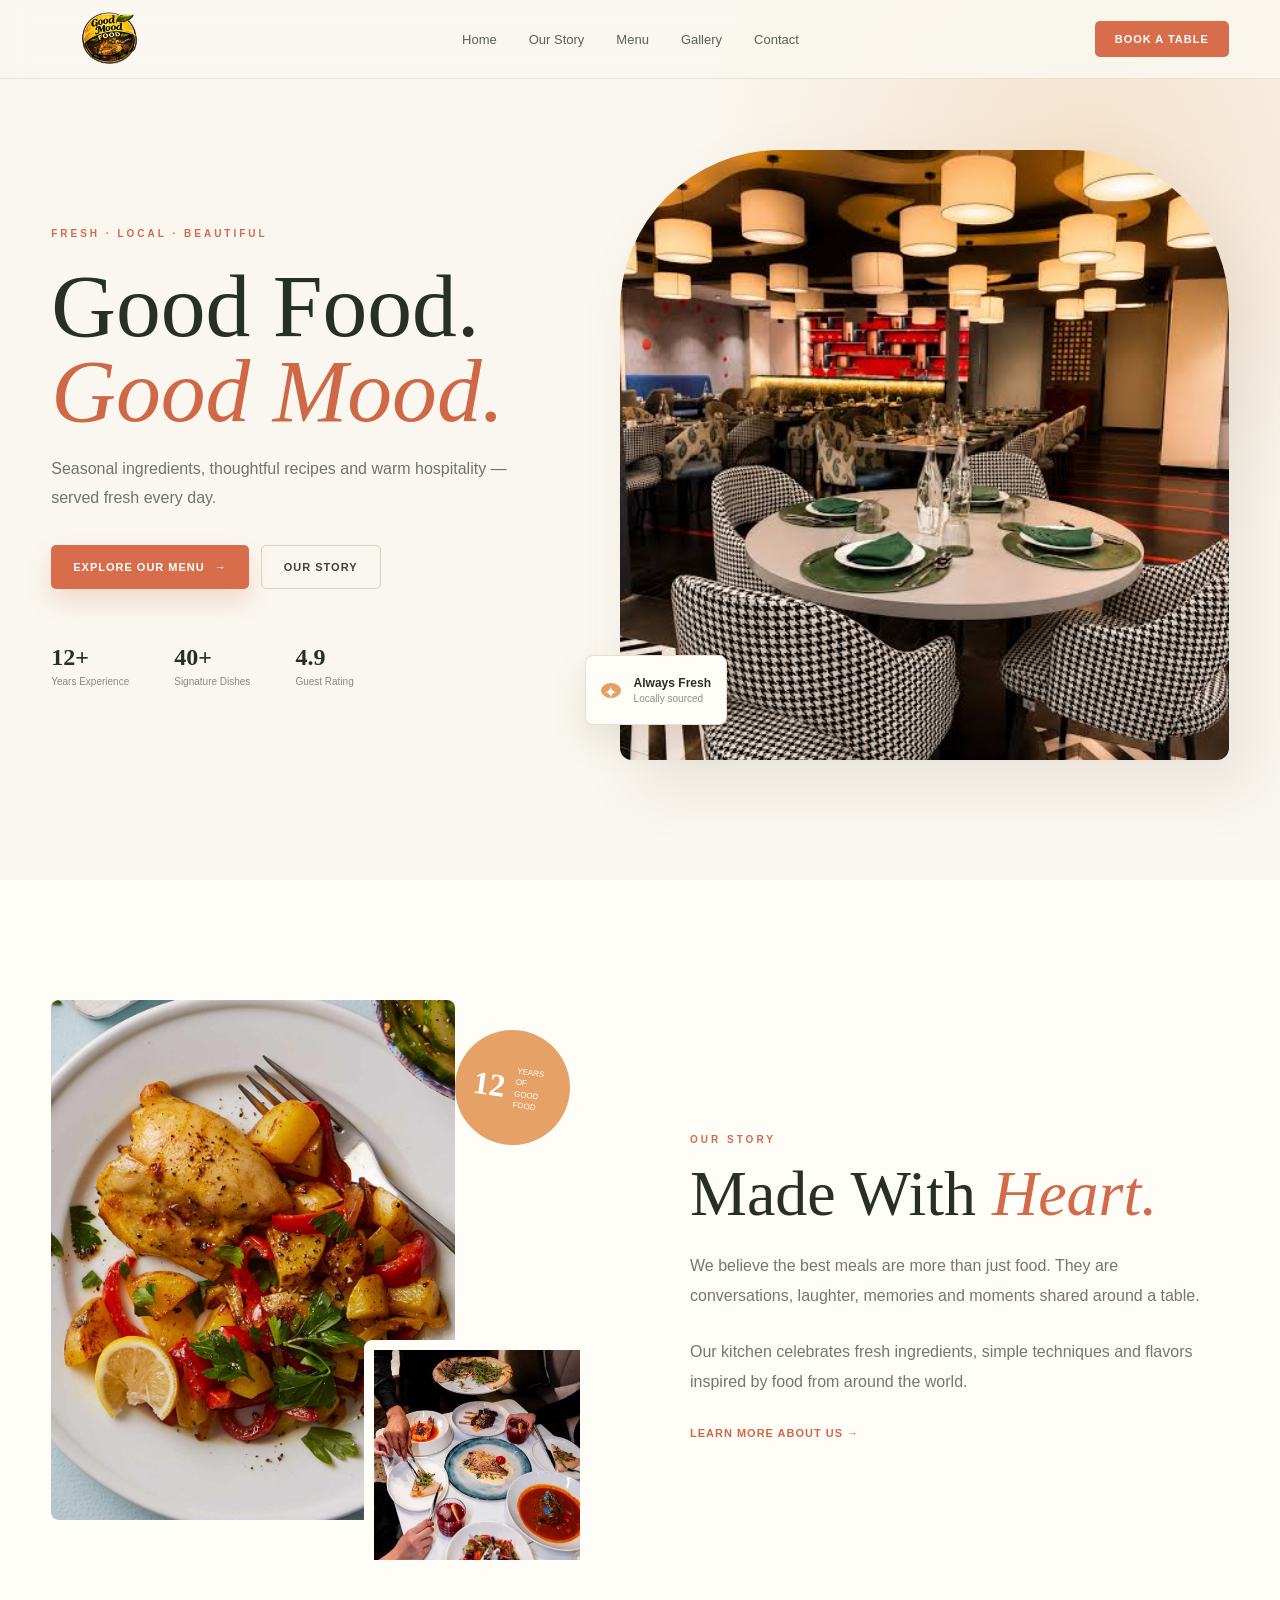
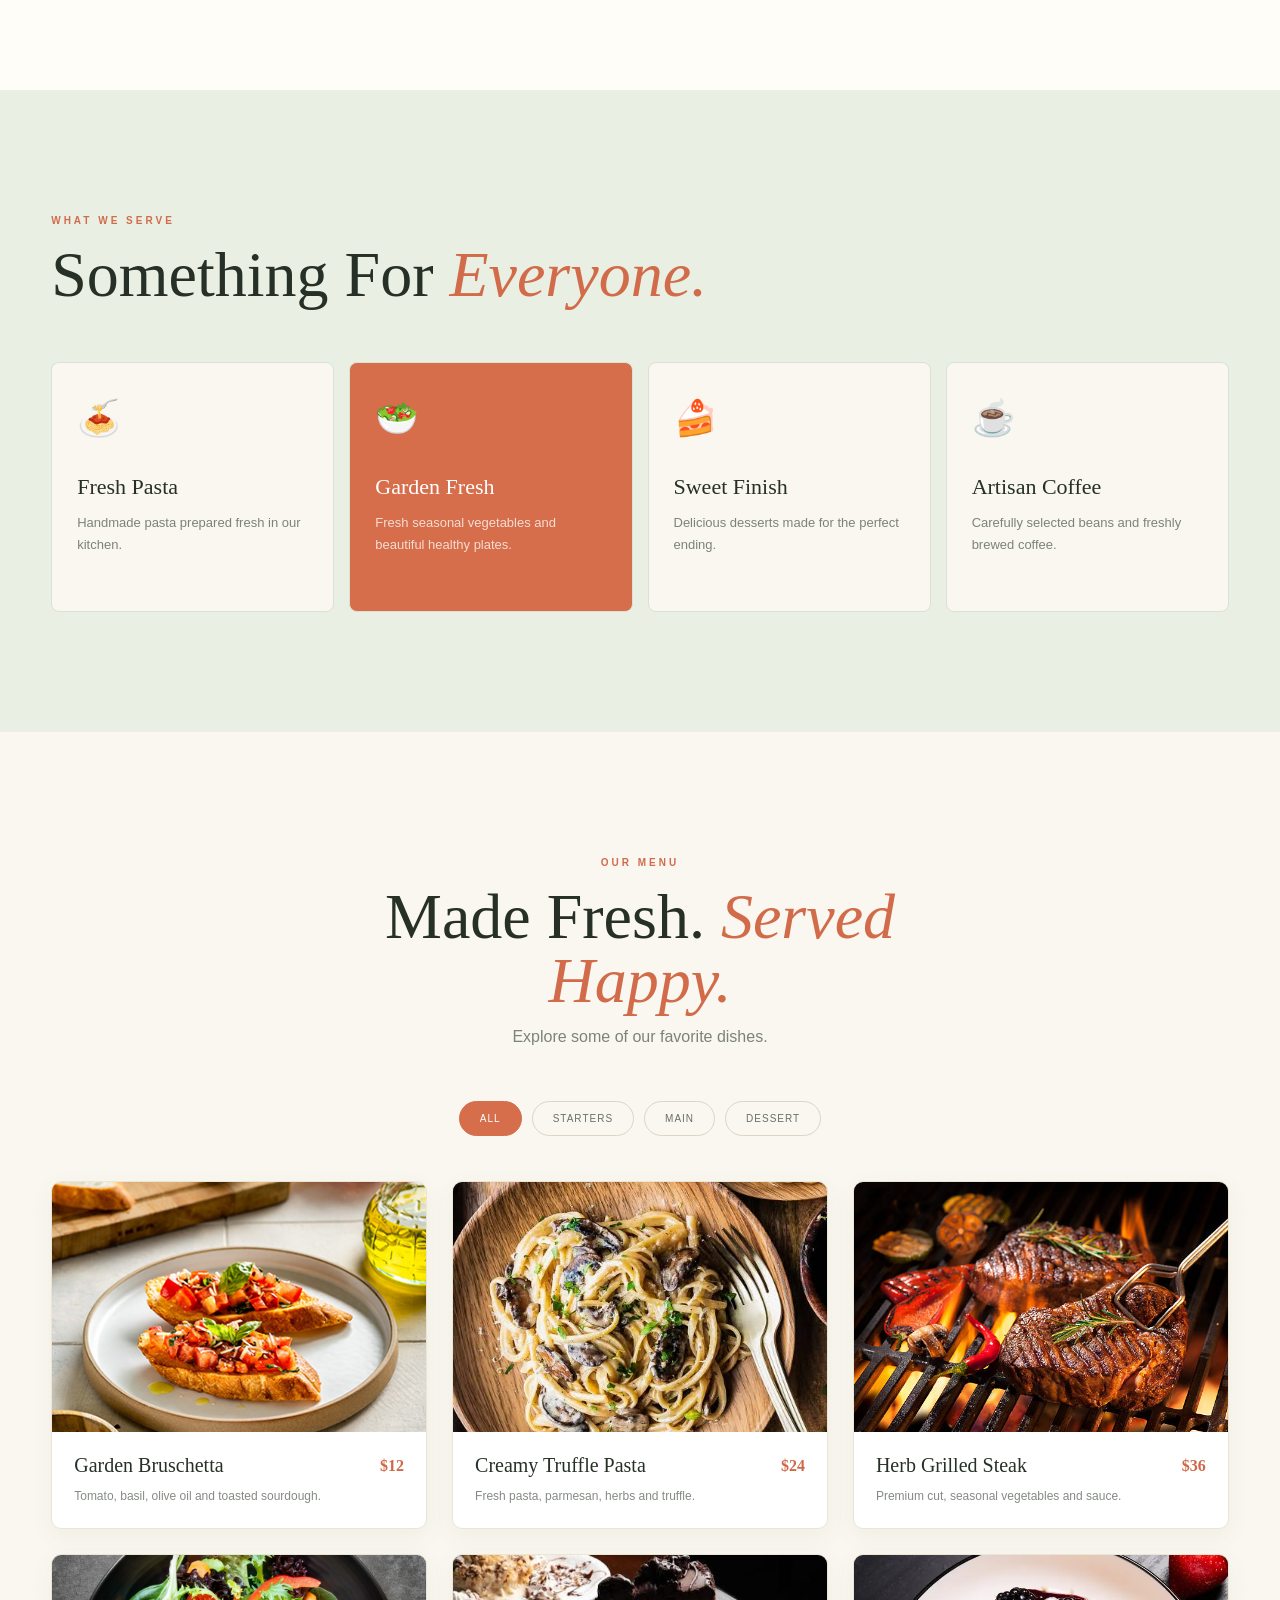
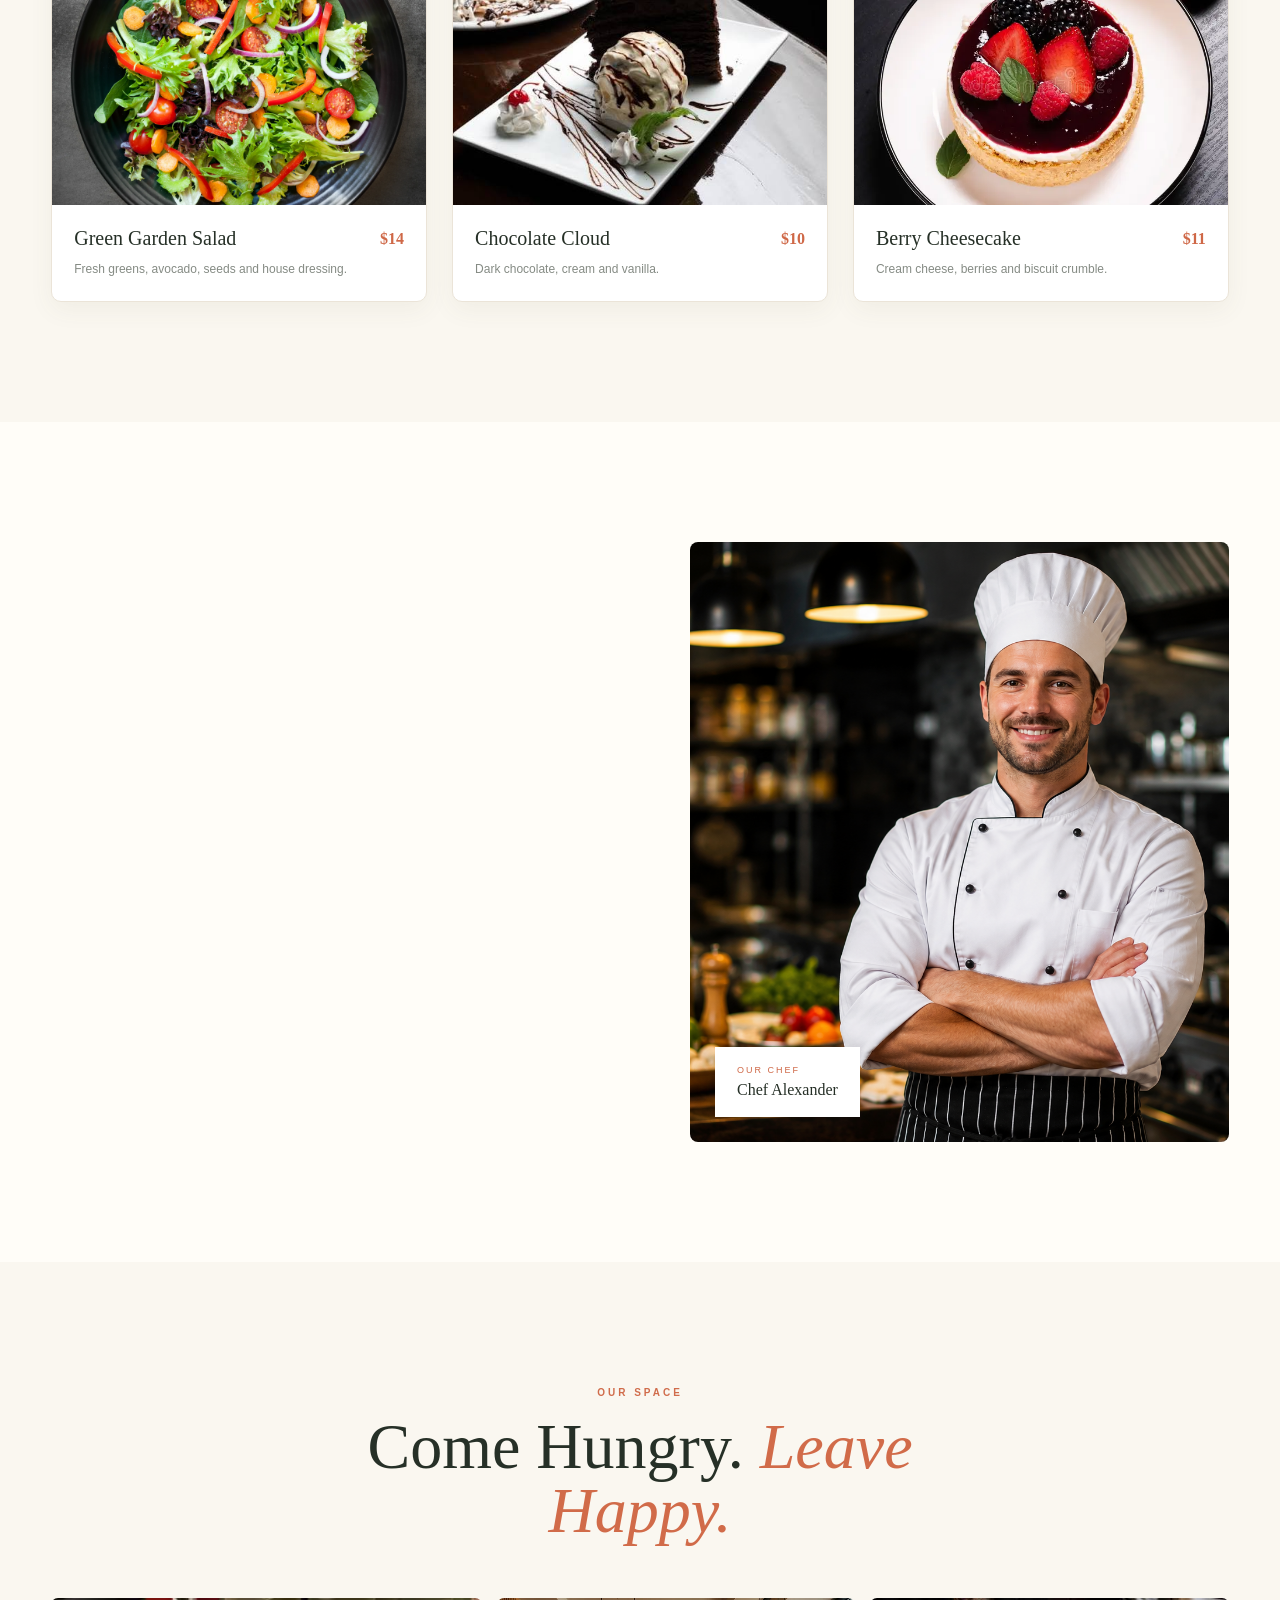
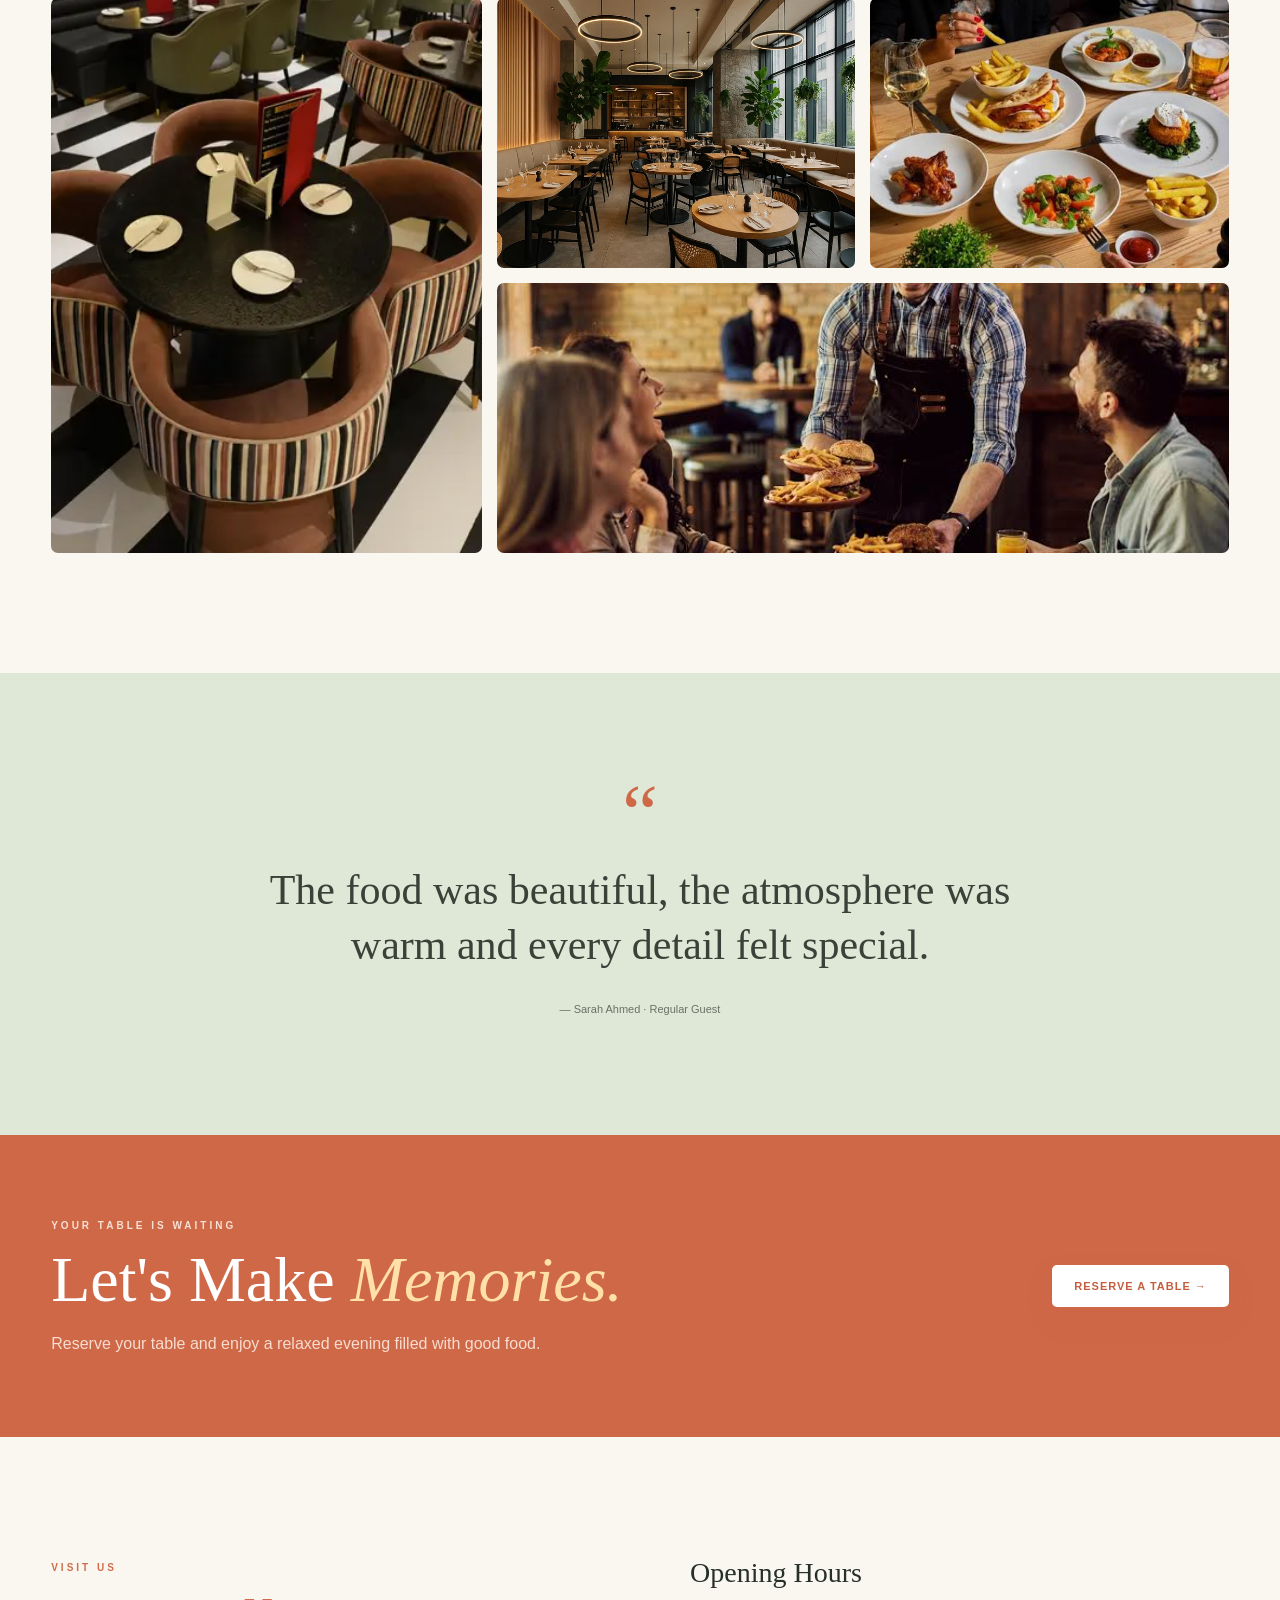
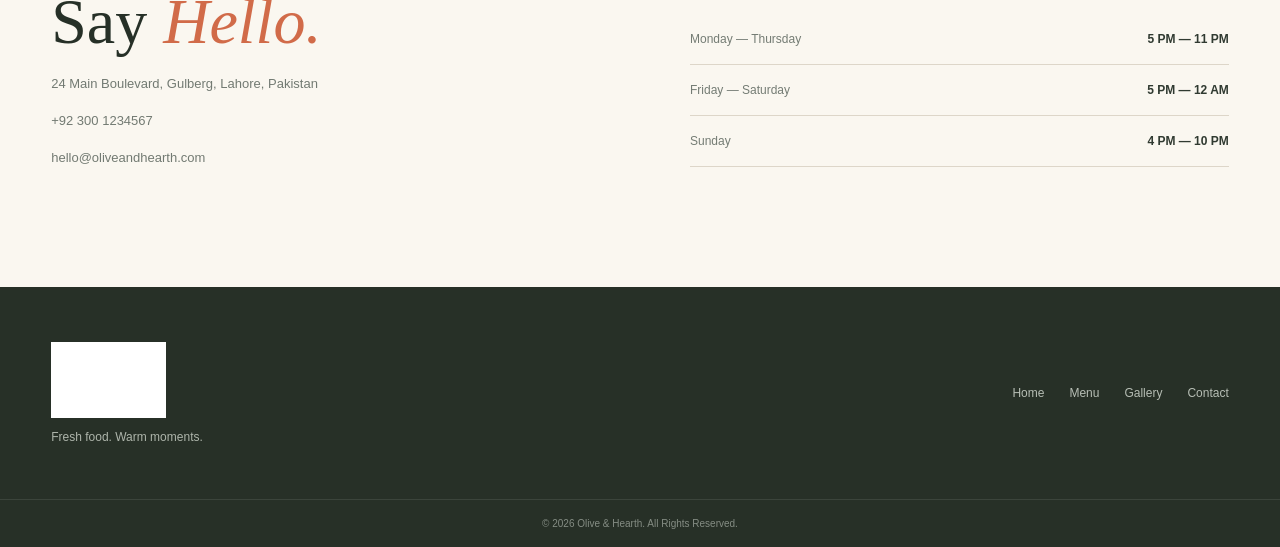
<file: Resturant web project/index.html>
<!DOCTYPE html>
<html lang="en">

<head>
    <meta charset="UTF-8">
    <meta name="viewport" content="width=device-width, initial-scale=1.0">

    <title>Olive & Hearth | Modern Restaurant</title>

    <link rel="stylesheet" href="style.css">
</head>

<body>

    <!-- ================= HEADER ================= -->

    <header class="header">

        <div class="container nav">

            <!-- YOUR LOGO -->
            <a href="#" class="logo">
                <img src="imge/imge.logo.2.png" alt="Restaurant Logo">
            </a>

            <nav id="navbar">

                <a href="#home">Home</a>
                <a href="#story">Our Story</a>
                <a href="#menu">Menu</a>
                <a href="#gallery">Gallery</a>
                <a href="#contact">Contact</a>

            </nav>

            <a href="#reservation" class="reserve-btn">
                Book a Table
            </a>

            <button class="menu-btn" id="menuBtn">
                ☰
            </button>

        </div>

    </header>


    <!-- ================= HERO ================= -->

    <main>

        <section class="hero" id="home">

            <div class="container hero-grid">

                <div class="hero-content">

                    <span class="tag">
                        FRESH · LOCAL · BEAUTIFUL
                    </span>

                    <h1>
                        Good Food.
                        <span>Good Mood.</span>
                    </h1>

                    <p>
                        Seasonal ingredients, thoughtful recipes
                        and warm hospitality — served fresh every day.
                    </p>

                    <div class="hero-buttons">

                        <a href="#menu" class="btn primary">
                            Explore Our Menu
                            <span>→</span>
                        </a>

                        <a href="#story" class="btn secondary">
                            Our Story
                        </a>

                    </div>

                    <div class="hero-info">

                        <div>
                            <strong>12+</strong>
                            <span>Years Experience</span>
                        </div>

                        <div>
                            <strong>40+</strong>
                            <span>Signature Dishes</span>
                        </div>

                        <div>
                            <strong>4.9</strong>
                            <span>Guest Rating</span>
                        </div>

                    </div>

                </div>


                <!-- HERO IMAGE -->

                <div class="hero-visual">

                    <div class="hero-image">

                        <!-- YOUR IMAGE -->
                        <img
                            src="imge/imge.png"
                            alt="Delicious Restaurant Food"
                        >

                    </div>

                    <div class="fresh-badge">

                        <span>✦</span>

                        <div>
                            <strong>Always Fresh</strong>
                            <small>Locally sourced</small>
                        </div>

                    </div>

                </div>

            </div>

        </section>


        <!-- ================= STORY ================= -->

        <section class="story section" id="story">

            <div class="container story-grid">

                <div class="story-images">

                    <div class="story-main">

                        <img
                            src="imge/imge.png.2.jpg"
                            alt="Fresh Food"
                        >

                    </div>

                    <div class="story-small">

                        <img
                            src="imge/imge.png.3.jpg"
                            alt="Restaurant Dish"
                        >

                    </div>

                    <div class="experience">

                        <strong>12</strong>

                        <span>
                            YEARS OF<br>
                            GOOD FOOD
                        </span>

                    </div>

                </div>


                <div class="story-content">

                    <span class="section-label">
                        OUR STORY
                    </span>

                    <h2>
                        Made With
                        <em>Heart.</em>
                    </h2>

                    <p>
                        We believe the best meals are more than
                        just food. They are conversations, laughter,
                        memories and moments shared around a table.
                    </p>

                    <p>
                        Our kitchen celebrates fresh ingredients,
                        simple techniques and flavors inspired by
                        food from around the world.
                    </p>

                    <a href="#" class="arrow-link">
                        Learn More About Us →
                    </a>

                </div>

            </div>

        </section>


        <!-- ================= SPECIALITIES ================= -->

        <section class="specialities section">

            <div class="container">

                <div class="heading">

                    <span class="section-label">
                        WHAT WE SERVE
                    </span>

                    <h2>
                        Something For
                        <em>Everyone.</em>
                    </h2>

                </div>


                <div class="speciality-grid">

                    <article class="speciality">

                        <div class="speciality-icon">
                            🍝
                        </div>

                        <h3>
                            Fresh Pasta
                        </h3>

                        <p>
                            Handmade pasta prepared fresh
                            in our kitchen.
                        </p>

                    </article>


                    <article class="speciality featured">

                        <div class="speciality-icon">
                            🥗
                        </div>

                        <h3>
                            Garden Fresh
                        </h3>

                        <p>
                            Fresh seasonal vegetables and
                            beautiful healthy plates.
                        </p>

                    </article>


                    <article class="speciality">

                        <div class="speciality-icon">
                            🍰
                        </div>

                        <h3>
                            Sweet Finish
                        </h3>

                        <p>
                            Delicious desserts made for
                            the perfect ending.
                        </p>

                    </article>


                    <article class="speciality">

                        <div class="speciality-icon">
                            ☕
                        </div>

                        <h3>
                            Artisan Coffee
                        </h3>

                        <p>
                            Carefully selected beans and
                            freshly brewed coffee.
                        </p>

                    </article>

                </div>

            </div>

        </section>


        <!-- ================= MENU ================= -->

        <section class="menu section" id="menu">

            <div class="container">

                <div class="heading center">

                    <span class="section-label">
                        OUR MENU
                    </span>

                    <h2>
                        Made Fresh.
                        <em>Served Happy.</em>
                    </h2>

                    <p>
                        Explore some of our favorite dishes.
                    </p>

                </div>


                <!-- FILTER -->

                <div class="filters">

                    <button
                        class="filter active"
                        data-filter="all">
                        All
                    </button>

                    <button
                        class="filter"
                        data-filter="starter">
                        Starters
                    </button>

                    <button
                        class="filter"
                        data-filter="main">
                        Main
                    </button>

                    <button
                        class="filter"
                        data-filter="dessert">
                        Dessert
                    </button>

                </div>


                <!-- MENU -->

                <div class="menu-grid">

                    <article
                        class="menu-card"
                        data-category="starter">

                        <img
                            src="imge/imge.png.4.jpg"
                            alt="Bruschetta"
                        >

                        <div class="menu-card-content">

                            <div class="menu-title">

                                <h3>
                                    Garden Bruschetta
                                </h3>

                                <strong>
                                    $12
                                </strong>

                            </div>

                            <p>
                                Tomato, basil, olive oil
                                and toasted sourdough.
                            </p>

                        </div>

                    </article>


                    <article
                        class="menu-card"
                        data-category="main">

                        <img
                            src="imge/imge.png.5.jpg"
                            alt="Pasta"
                        >

                        <div class="menu-card-content">

                            <div class="menu-title">

                                <h3>
                                    Creamy Truffle Pasta
                                </h3>

                                <strong>
                                    $24
                                </strong>

                            </div>

                            <p>
                                Fresh pasta, parmesan,
                                herbs and truffle.
                            </p>

                        </div>

                    </article>


                    <article
                        class="menu-card"
                        data-category="main">

                        <img
                            src="imge/imge.png.6.jpg"
                            alt="Grilled Steak"
                        >

                        <div class="menu-card-content">

                            <div class="menu-title">

                                <h3>
                                    Herb Grilled Steak
                                </h3>

                                <strong>
                                    $36
                                </strong>

                            </div>

                            <p>
                                Premium cut, seasonal
                                vegetables and sauce.
                            </p>

                        </div>

                    </article>


                    <article
                        class="menu-card"
                        data-category="starter">

                        <img
                            src="imge/imge.png.7.jpg"
                            alt="Salad"
                        >

                        <div class="menu-card-content">

                            <div class="menu-title">

                                <h3>
                                    Green Garden Salad
                                </h3>

                                <strong>
                                    $14
                                </strong>

                            </div>

                            <p>
                                Fresh greens, avocado,
                                seeds and house dressing.
                            </p>

                        </div>

                    </article>


                    <article
                        class="menu-card"
                        data-category="dessert">

                        <img
                            src="imge/imge.png.8.jpg"
                            alt="Chocolate Dessert"
                        >

                        <div class="menu-card-content">

                            <div class="menu-title">

                                <h3>
                                    Chocolate Cloud
                                </h3>

                                <strong>
                                    $10
                                </strong>

                            </div>

                            <p>
                                Dark chocolate, cream
                                and vanilla.
                            </p>

                        </div>

                    </article>


                    <article
                        class="menu-card"
                        data-category="dessert">

                        <img
                            src="imge/imge.png.9.jpg"
                            alt="Cheesecake"
                        >

                        <div class="menu-card-content">

                            <div class="menu-title">

                                <h3>
                                    Berry Cheesecake
                                </h3>

                                <strong>
                                    $11
                                </strong>

                            </div>

                            <p>
                                Cream cheese, berries
                                and biscuit crumble.
                            </p>

                        </div>

                    </article>

                </div>

            </div>

        </section>


        <!-- ================= CHEF ================= -->

        <section class="chef section">

            <div class="container chef-grid">

                <div class="chef-content">

                    <span class="section-label">
                        FROM OUR KITCHEN
                    </span>

                    <h2>
                        The Secret Is
                        <em>Simple.</em>
                    </h2>

                    <p>
                        Start with excellent ingredients.
                        Treat them with respect. Add a little
                        creativity and serve with love.
                    </p>

                    <div class="chef-details">

                        <div>
                            <strong>01</strong>
                            <span>Fresh Ingredients</span>
                        </div>

                        <div>
                            <strong>02</strong>
                            <span>Creative Recipes</span>
                        </div>

                        <div>
                            <strong>03</strong>
                            <span>Made To Order</span>
                        </div>

                    </div>

                </div>


                <div class="chef-image">

                    <!-- YOUR CHEF IMAGE -->
                    <img
                        src="imge/imge.png.10.png"
                        alt="Our Chef"
                    >

                    <div class="chef-card">

                        <span>OUR CHEF</span>

                        <strong>
                            Chef Alexander
                        </strong>

                    </div>

                </div>

            </div>

        </section>


        <!-- ================= GALLERY ================= -->

        <section class="gallery section" id="gallery">

            <div class="container">

                <div class="heading center">

                    <span class="section-label">
                        OUR SPACE
                    </span>

                    <h2>
                        Come Hungry.
                        <em>Leave Happy.</em>
                    </h2>

                </div>


                <div class="gallery-grid">

                    <div class="gallery-item large">

                        <img
                            src="imge/imge.png.11.png"
                            alt="Restaurant Interior"
                        >

                    </div>

                    <div class="gallery-item">

                        <img
                            src="imge/imge.png.12.png"
                            alt="Restaurant Food"
                        >

                    </div>

                    <div class="gallery-item">

                        <img
                            src="imge/imge.png.13.png"
                            alt="Restaurant Table"
                        >

                    </div>

                    <div class="gallery-item wide">

                        <img
                            src="imge/imge.png.15.png"
                            alt="Restaurant Experience"
                        >

                    </div>

                </div>

            </div>

        </section>


        <!-- ================= TESTIMONIAL ================= -->

        <section class="testimonial">

            <div class="container testimonial-content">

                <span class="quote">
                    “
                </span>

                <blockquote>
                    The food was beautiful, the atmosphere
                    was warm and every detail felt special.
                </blockquote>

                <p>
                    — Sarah Ahmed · Regular Guest
                </p>

            </div>

        </section>


        <!-- ================= RESERVATION ================= -->

        <section class="reservation" id="reservation">

            <div class="container reservation-box">

                <div>

                    <span class="section-label">
                        YOUR TABLE IS WAITING
                    </span>

                    <h2>
                        Let's Make
                        <em>Memories.</em>
                    </h2>

                    <p>
                        Reserve your table and enjoy a relaxed
                        evening filled with good food.
                    </p>

                </div>

                <a href="#" class="btn primary">
                    Reserve A Table →
                </a>

            </div>

        </section>


        <!-- ================= CONTACT ================= -->

        <section class="contact section" id="contact">

            <div class="container contact-grid">

                <div>

                    <span class="section-label">
                        VISIT US
                    </span>

                    <h2>
                        Say
                        <em>Hello.</em>
                    </h2>

                    <p class="contact-text">
                        24 Main Boulevard, Gulberg,
                        Lahore, Pakistan
                    </p>

                    <p class="contact-text">
                        +92 300 1234567
                    </p>

                    <p class="contact-text">
                        hello@oliveandhearth.com
                    </p>

                </div>


                <div class="opening">

                    <h3>
                        Opening Hours
                    </h3>

                    <div>
                        <span>Monday — Thursday</span>
                        <strong>5 PM — 11 PM</strong>
                    </div>

                    <div>
                        <span>Friday — Saturday</span>
                        <strong>5 PM — 12 AM</strong>
                    </div>

                    <div>
                        <span>Sunday</span>
                        <strong>4 PM — 10 PM</strong>
                    </div>

                </div>

            </div>

        </section>

    </main>


    <!-- ================= FOOTER ================= -->

    <footer class="footer">

        <div class="container footer-grid">

            <div>

                <a href="#" class="logo">
                    <img
                        src="imge/imge.png.15.png"
                        alt="Restaurant Logo"
                    >
                </a>

                <p>
                    Fresh food. Warm moments.
                </p>

            </div>

            <div class="footer-links">

                <a href="#home">Home</a>
                <a href="#menu">Menu</a>
                <a href="#gallery">Gallery</a>
                <a href="#contact">Contact</a>

            </div>

        </div>

        <div class="copyright">
            © 2026 Olive & Hearth. All Rights Reserved.
        </div>

    </footer>


    <script src="script.js"></script>

</body>

</html>
</file>
<file: style.css>
/* =========================================================
   NEXUS CORE SUITE — ENTERPRISE SAAS DESIGN SYSTEM
   Dark Obsidian | Electric Indigo | Cyber Cyan | Acid Lime
   ========================================================= */

:root {
    --bg-base: #06080F;
    --bg-surface: #0B0F19;
    --bg-surface-elevated: #111726;
    --bg-surface-hover: #161F33;

    --border-subtle: rgba(255, 255, 255, 0.07);
    --border-medium: rgba(255, 255, 255, 0.14);
    --border-accent: rgba(99, 102, 241, 0.45);
    --border-cyan: rgba(34, 211, 238, 0.5);

    --primary-indigo: #6366F1;
    --primary-indigo-dark: #4F46E5;
    --accent-cyan: #22D3EE;
    --accent-emerald: #10B981;
    --accent-amber: #F59E0B;
    --accent-rose: #F43F5E;

    --text-primary: #F8FAFC;
    --text-secondary: #94A3B8;
    --text-tertiary: #64748B;

    --glow-indigo: rgba(99, 102, 241, 0.22);
    --glow-cyan: rgba(34, 211, 238, 0.16);

    --font-stack: "Inter", -apple-system, BlinkMacSystemFont, "Segoe UI", Roboto, sans-serif;
    --ease-premium: cubic-bezier(0.16, 1, 0.3, 1);
    --transition-snappy: 0.22s var(--ease-premium);
    --transition-smooth: 0.4s var(--ease-premium);
}

/* Base Reset */
*, *::before, *::after {
    margin: 0;
    padding: 0;
    box-sizing: border-box;
}

html {
    scroll-behavior: smooth;
    background-color: var(--bg-base);
}

body {
    background-color: var(--bg-base);
    color: var(--text-primary);
    font-family: var(--font-stack);
    line-height: 1.6;
    overflow-x: hidden;
    min-height: 100vh;
    -webkit-font-smoothing: antialiased;
}

/* Ambient Canvas Gradients */
.mesh-sphere {
    position: fixed;
    border-radius: 50%;
    filter: blur(140px);
    pointer-events: none;
    z-index: 0;
    opacity: 0.65;
    animation: driftMesh 24s ease-in-out infinite alternate;
}
.sphere-primary {
    width: 650px;
    height: 650px;
    top: -150px;
    right: -100px;
    background: radial-gradient(circle, var(--glow-indigo), transparent 70%);
}
.sphere-cyan {
    width: 700px;
    height: 700px;
    bottom: -200px;
    left: -150px;
    background: radial-gradient(circle, var(--glow-cyan), transparent 70%);
    animation-delay: -6s;
}
.sphere-violet {
    width: 500px;
    height: 500px;
    top: 45%;
    left: 40%;
    background: radial-gradient(circle, rgba(168, 85, 247, 0.12), transparent 70%);
    animation-delay: -12s;
}

@keyframes driftMesh {
    0% { transform: translate3d(0, 0, 0) scale(1); }
    100% { transform: translate3d(50px, 40px, 0) scale(1.08); }
}

.grid-overlay {
    position: fixed;
    inset: 0;
    background-image: 
        linear-gradient(to right, rgba(255, 255, 255, 0.02) 1px, transparent 1px),
        linear-gradient(to bottom, rgba(255, 255, 255, 0.02) 1px, transparent 1px);
    background-size: 48px 48px;
    pointer-events: none;
    z-index: 0;
}

/* Telemetry Topbar */
.telemetry-bar {
    position: relative;
    z-index: 101;
    background: rgba(6, 8, 15, 0.95);
    border-bottom: 1px solid var(--border-subtle);
    padding: 7px 0;
}
.telemetry-container {
    max-width: 1300px;
    margin: 0 auto;
    padding: 0 24px;
    display: flex;
    align-items: center;
    font-size: 11px;
    color: var(--text-tertiary);
    gap: 16px;
}
.telemetry-item {
    display: inline-flex;
    align-items: center;
    gap: 7px;
    letter-spacing: 0.4px;
}
.telemetry-item strong {
    color: var(--text-secondary);
}
.radar-dot {
    width: 7px;
    height: 7px;
    background: var(--accent-emerald);
    border-radius: 50%;
    box-shadow: 0 0 10px var(--accent-emerald);
    position: relative;
}
.radar-dot::after {
    content: "";
    position: absolute;
    inset: -3px;
    border-radius: 50%;
    border: 1px solid var(--accent-emerald);
    animation: radarRipple 2s infinite;
}
@keyframes radarRipple {
    0% { transform: scale(1); opacity: 1; }
    100% { transform: scale(2.8); opacity: 0; }
}
.telemetry-divider {
    width: 1px;
    height: 12px;
    background: var(--border-medium);
}
.version-badge {
    background: rgba(99, 102, 241, 0.15);
    color: var(--accent-cyan);
    padding: 2px 8px;
    border-radius: 4px;
    font-weight: 700;
    font-size: 10px;
    border: 1px solid rgba(34, 211, 238, 0.3);
}

/* Global App Header */
.app-header {
    position: sticky;
    top: 0;
    z-index: 100;
    background: rgba(8, 11, 20, 0.82);
    backdrop-filter: blur(20px);
    border-bottom: 1px solid var(--border-subtle);
}
.nav-wrapper {
    max-width: 1300px;
    margin: 0 auto;
    padding: 16px 24px;
    display: flex;
    align-items: center;
    justify-content: space-between;
}
.brand-identity {
    display: flex;
    align-items: center;
    gap: 12px;
    text-decoration: none;
    color: inherit;
}
.brand-box {
    width: 40px;
    height: 40px;
    background: linear-gradient(135deg, var(--primary-indigo), var(--accent-cyan));
    border-radius: 10px;
    display: flex;
    align-items: center;
    justify-content: center;
    color: #fff;
    font-size: 18px;
    box-shadow: 0 0 25px var(--glow-indigo);
    transition: var(--transition-snappy);
}
.brand-identity:hover .brand-box {
    transform: rotate(6deg) scale(1.05);
}
.brand-text {
    display: flex;
    flex-direction: column;
}
.brand-name {
    font-size: 18px;
    font-weight: 900;
    letter-spacing: -0.6px;
    line-height: 1.1;
}
.brand-name span {
    color: var(--accent-cyan);
}
.brand-sub {
    font-size: 10px;
    font-weight: 600;
    color: var(--text-tertiary);
    letter-spacing: 0.5px;
    text-transform: uppercase;
}

.nav-controls {
    display: flex;
    align-items: center;
    gap: 16px;
}
.status-indicator {
    display: inline-flex;
    align-items: center;
    gap: 8px;
    padding: 6px 14px;
    border-radius: 40px;
    background: rgba(16, 185, 129, 0.08);
    border: 1px solid rgba(16, 185, 129, 0.22);
    font-size: 12px;
    font-weight: 600;
    color: var(--accent-emerald);
}
.status-pulse {
    width: 7px;
    height: 7px;
    background: var(--accent-emerald);
    border-radius: 50%;
}
.cta-nav-button {
    text-decoration: none;
    background: var(--bg-surface-elevated);
    border: 1px solid var(--border-medium);
    color: var(--text-primary);
    padding: 9px 18px;
    border-radius: 8px;
    font-size: 13px;
    font-weight: 700;
    display: inline-flex;
    align-items: center;
    gap: 8px;
    transition: var(--transition-snappy);
}
.cta-nav-button:hover {
    background: var(--bg-surface-hover);
    border-color: var(--primary-indigo);
    transform: translateY(-2px);
    box-shadow: 0 10px 25px rgba(0, 0, 0, 0.35);
}

/* Page Container */
.page-container {
    position: relative;
    z-index: 1;
    max-width: 1300px;
    margin: 0 auto;
    padding: 60px 24px 100px;
}

/* Hero Stage */
.hero-stage {
    padding-bottom: 60px;
}
.eyebrow-chip {
    display: inline-flex;
    align-items: center;
    gap: 8px;
    padding: 6px 14px;
    border-radius: 30px;
    background: rgba(99, 102, 241, 0.1);
    border: 1px solid rgba(99, 102, 241, 0.28);
    color: var(--accent-cyan);
    font-size: 11px;
    font-weight: 800;
    letter-spacing: 1.2px;
    margin-bottom: 24px;
}
.hero-headline {
    font-size: clamp(38px, 5.5vw, 68px);
    font-weight: 900;
    line-height: 1.05;
    letter-spacing: -2px;
    margin-bottom: 22px;
}
.gradient-text {
    background: linear-gradient(100deg, #FFFFFF 0%, #CBD5E1 50%, var(--accent-cyan) 100%);
    -webkit-background-clip: text;
    background-clip: text;
    color: transparent;
}
.hero-lead {
    max-width: 720px;
    color: var(--text-secondary);
    font-size: 17px;
    line-height: 1.75;
    margin-bottom: 45px;
}

/* Metrics HUD */
.metrics-hud {
    display: grid;
    grid-template-columns: repeat(auto-fit, minmax(210px, 1fr));
    gap: 16px;
    margin-bottom: 60px;
}
.hud-card {
    background: linear-gradient(145deg, rgba(17, 23, 38, 0.8), rgba(11, 15, 25, 0.95));
    border: 1px solid var(--border-subtle);
    border-radius: 14px;
    padding: 22px;
    position: relative;
    overflow: hidden;
    transition: var(--transition-smooth);
}
.hud-card::after {
    content: "";
    position: absolute;
    top: 0;
    left: 0;
    right: 0;
    height: 1px;
    background: linear-gradient(90deg, transparent, rgba(255, 255, 255, 0.2), transparent);
}
.hud-card:hover {
    border-color: var(--border-medium);
    transform: translateY(-4px);
    box-shadow: 0 20px 40px rgba(0, 0, 0, 0.4);
}
.hud-header {
    display: flex;
    justify-content: space-between;
    align-items: center;
    margin-bottom: 12px;
    color: var(--text-tertiary);
    font-size: 11px;
    font-weight: 800;
    letter-spacing: 0.8px;
}
.hud-header i {
    color: var(--accent-cyan);
}
.hud-value {
    font-size: 32px;
    font-weight: 900;
    color: var(--text-primary);
    line-height: 1;
    margin-bottom: 6px;
}
.hud-unit {
    font-size: 14px;
    font-weight: 700;
    color: var(--accent-cyan);
    margin-left: 4px;
}
.hud-sub {
    font-size: 12px;
    color: var(--text-secondary);
}

/* Catalog Toolbar */
.catalog-toolbar {
    display: flex;
    align-items: center;
    justify-content: space-between;
    gap: 18px;
    margin-bottom: 34px;
    flex-wrap: wrap;
}
.filter-pills {
    display: flex;
    gap: 8px;
    flex-wrap: wrap;
}
.pill-btn {
    background: var(--bg-surface);
    border: 1px solid var(--border-subtle);
    color: var(--text-secondary);
    padding: 8px 16px;
    border-radius: 8px;
    font-size: 13px;
    font-weight: 600;
    cursor: pointer;
    transition: var(--transition-snappy);
}
.pill-btn:hover {
    color: var(--text-primary);
    border-color: var(--border-medium);
    background: var(--bg-surface-elevated);
}
.pill-btn.active {
    background: var(--primary-indigo);
    border-color: var(--primary-indigo);
    color: #fff;
    box-shadow: 0 0 25px var(--glow-indigo);
}

.catalog-search {
    position: relative;
    min-width: 300px;
    flex: 0 1 360px;
}
.search-icon {
    position: absolute;
    left: 14px;
    top: 50%;
    transform: translateY(-50%);
    color: var(--text-tertiary);
    font-size: 13px;
}
.catalog-search input {
    width: 100%;
    padding: 10px 42px 10px 40px;
    background: var(--bg-surface);
    border: 1px solid var(--border-subtle);
    border-radius: 8px;
    color: #fff;
    font-size: 13px;
    outline: none;
    transition: var(--transition-snappy);
}
.catalog-search input:focus {
    border-color: var(--accent-cyan);
    box-shadow: 0 0 0 3px rgba(34, 211, 238, 0.12);
    background: var(--bg-surface-elevated);
}
.search-shortcut {
    position: absolute;
    right: 12px;
    top: 50%;
    transform: translateY(-50%);
    background: var(--bg-surface-elevated);
    border: 1px solid var(--border-subtle);
    color: var(--text-tertiary);
    padding: 2px 7px;
    border-radius: 4px;
    font-size: 11px;
    font-weight: 700;
    font-family: monospace;
}

/* Projects Grid */
.projects-grid {
    display: grid;
    grid-template-columns: repeat(auto-fill, minmax(380px, 1fr));
    gap: 26px;
}

/* Individual Project Card */
.project-card {
    background: linear-gradient(160deg, rgba(17, 23, 38, 0.95), rgba(9, 13, 23, 0.98));
    border: 1px solid var(--border-subtle);
    border-radius: 18px;
    padding: 28px;
    display: flex;
    flex-direction: column;
    justify-content: space-between;
    transition: var(--transition-smooth);
    position: relative;
    overflow: hidden;
    box-shadow: 0 10px 30px rgba(0, 0, 0, 0.25);
}
.project-card::before {
    content: "";
    position: absolute;
    top: 0;
    left: 0;
    right: 0;
    height: 3px;
    background: linear-gradient(90deg, var(--primary-indigo), var(--accent-cyan));
    opacity: 0;
    transition: var(--transition-smooth);
}
.project-card:hover {
    border-color: var(--border-accent);
    transform: translateY(-8px);
    box-shadow: 0 25px 60px rgba(0, 0, 0, 0.5), 0 0 40px rgba(99, 102, 241, 0.15);
}
.project-card:hover::before {
    opacity: 1;
}

.card-meta-top {
    display: flex;
    align-items: center;
    justify-content: space-between;
    margin-bottom: 18px;
}
.badge-category {
    font-size: 10px;
    font-weight: 800;
    text-transform: uppercase;
    letter-spacing: 0.9px;
    padding: 4px 10px;
    border-radius: 6px;
    background: rgba(99, 102, 241, 0.12);
    color: var(--accent-cyan);
    border: 1px solid rgba(99, 102, 241, 0.25);
}
.badge-status {
    display: inline-flex;
    align-items: center;
    gap: 6px;
    font-size: 11px;
    font-weight: 700;
    color: var(--accent-emerald);
}
.badge-status-dot {
    width: 6px;
    height: 6px;
    background: var(--accent-emerald);
    border-radius: 50%;
    box-shadow: 0 0 8px var(--accent-emerald);
}

.card-title {
    font-size: 21px;
    font-weight: 800;
    color: #fff;
    margin-bottom: 10px;
    line-height: 1.25;
}
.card-desc {
    color: var(--text-secondary);
    font-size: 13.5px;
    line-height: 1.65;
    margin-bottom: 22px;
}

/* Card Specs Micro-HUD */
.card-specs {
    display: grid;
    grid-template-columns: repeat(3, 1fr);
    gap: 8px;
    padding: 12px;
    background: rgba(0, 0, 0, 0.25);
    border: 1px solid var(--border-subtle);
    border-radius: 10px;
    margin-bottom: 22px;
}
.spec-box {
    text-align: center;
}
.spec-val {
    display: block;
    font-size: 13px;
    font-weight: 800;
    color: var(--accent-cyan);
}
.spec-lbl {
    font-size: 10px;
    color: var(--text-tertiary);
    text-transform: uppercase;
}

/* Tech Badges */
.card-tags {
    display: flex;
    flex-wrap: wrap;
    gap: 6px;
    margin-bottom: 28px;
}
.tech-pill {
    font-size: 11px;
    font-weight: 600;
    color: var(--text-secondary);
    background: rgba(255, 255, 255, 0.04);
    border: 1px solid var(--border-subtle);
    padding: 4px 9px;
    border-radius: 6px;
}

/* Card CTA Action Buttons */
.card-cta-group {
    display: grid;
    grid-template-columns: 1.4fr 1fr;
    gap: 10px;
    margin-top: auto;
}
.btn-action {
    display: inline-flex;
    align-items: center;
    justify-content: center;
    gap: 8px;
    padding: 11px 16px;
    border-radius: 8px;
    font-size: 13px;
    font-weight: 700;
    text-decoration: none;
    cursor: pointer;
    border: none;
    transition: var(--transition-snappy);
}
.btn-preview {
    background: linear-gradient(135deg, var(--primary-indigo), var(--primary-indigo-dark));
    color: #fff;
    box-shadow: 0 4px 18px var(--glow-indigo);
}
.btn-preview:hover {
    filter: brightness(1.15);
    transform: translateY(-2px);
    box-shadow: 0 8px 24px var(--glow-indigo);
}
.btn-external {
    background: var(--bg-surface-elevated);
    border: 1px solid var(--border-medium);
    color: var(--text-primary);
}
.btn-external:hover {
    border-color: rgba(255, 255, 255, 0.3);
    background: var(--bg-surface-hover);
    transform: translateY(-2px);
}

/* =========================================================
   INTERACTIVE CLOUD SANDBOX MODAL
   ========================================================= */
.sandbox-modal {
    position: fixed;
    inset: 0;
    z-index: 1000;
    display: none;
    align-items: center;
    justify-content: center;
    padding: 20px;
}
.sandbox-modal.is-active {
    display: flex;
}
.sandbox-overlay {
    position: absolute;
    inset: 0;
    background: rgba(3, 5, 10, 0.88);
    backdrop-filter: blur(16px);
}

.sandbox-frame {
    position: relative;
    z-index: 2;
    width: 100%;
    max-width: 1280px;
    height: 92vh;
    background: #0B0E17;
    border: 1px solid var(--border-medium);
    border-radius: 16px;
    box-shadow: 0 35px 90px rgba(0, 0, 0, 0.8), 0 0 60px rgba(99, 102, 241, 0.12);
    display: flex;
    flex-direction: column;
    overflow: hidden;
    transition: max-width 0.3s ease, height 0.3s ease;
}

.sandbox-frame.is-fullscreen {
    max-width: 100vw;
    height: 100vh;
    border-radius: 0;
}

/* Chrome Titlebar */
.browser-chrome {
    background: #121724;
    padding: 12px 20px;
    display: flex;
    align-items: center;
    justify-content: space-between;
    border-bottom: 1px solid var(--border-subtle);
    gap: 16px;
}
.window-toggles {
    display: flex;
    gap: 8px;
}
.toggle-btn {
    width: 13px;
    height: 13px;
    border-radius: 50%;
    border: none;
    cursor: pointer;
    transition: transform 0.15s ease;
}
.toggle-btn:hover {
    transform: scale(1.15);
}
.btn-close { background: #EF4444; }
.btn-min { background: #F59E0B; }
.btn-max { background: #10B981; }

.viewport-controls {
    display: flex;
    background: rgba(0, 0, 0, 0.45);
    padding: 4px;
    border-radius: 8px;
    gap: 4px;
    border: 1px solid var(--border-subtle);
}
.viewport-btn {
    background: transparent;
    border: none;
    color: var(--text-tertiary);
    padding: 6px 12px;
    border-radius: 6px;
    cursor: pointer;
    font-size: 12px;
    font-weight: 700;
    display: inline-flex;
    align-items: center;
    gap: 6px;
    transition: var(--transition-snappy);
}
.viewport-btn:hover {
    color: #fff;
}
.viewport-btn.active {
    background: var(--bg-surface-elevated);
    color: var(--accent-cyan);
    box-shadow: 0 2px 8px rgba(0, 0, 0, 0.3);
}

.chrome-address-bar {
    display: flex;
    align-items: center;
    gap: 10px;
    background: rgba(0, 0, 0, 0.38);
    border: 1px solid var(--border-subtle);
    padding: 6px 16px;
    border-radius: 20px;
    font-size: 11px;
    color: var(--text-secondary);
    max-width: 440px;
    flex: 1;
}
.security-icon {
    color: var(--accent-emerald);
    font-size: 11px;
}
#chrome-url-text {
    overflow: hidden;
    white-space: nowrap;
    text-overflow: ellipsis;
    flex: 1;
}
.copy-url-btn {
    background: transparent;
    border: none;
    color: var(--text-tertiary);
    cursor: pointer;
    font-size: 12px;
    transition: color 0.2s ease;
}
.copy-url-btn:hover {
    color: var(--accent-cyan);
}

.external-tab-btn {
    color: var(--text-secondary);
    font-size: 15px;
    text-decoration: none;
    transition: color 0.2s ease;
}
.external-tab-btn:hover {
    color: #fff;
}

/* Viewport Stage & Skeleton */
.viewport-stage {
    position: relative;
    flex: 1;
    display: flex;
    justify-content: center;
    align-items: center;
    background: #020408;
    overflow: hidden;
}

.iframe-skeleton {
    position: absolute;
    inset: 0;
    background: #080B12;
    display: flex;
    flex-direction: column;
    align-items: center;
    justify-content: center;
    gap: 14px;
    z-index: 5;
    transition: opacity 0.3s ease;
    color: var(--text-tertiary);
    font-size: 13px;
    font-weight: 600;
}
.iframe-skeleton.is-hidden {
    opacity: 0;
    pointer-events: none;
}
.loader-pulse {
    width: 40px;
    height: 40px;
    border: 3px solid rgba(99, 102, 241, 0.2);
    border-top-color: var(--accent-cyan);
    border-radius: 50%;
    animation: spinLoader 0.8s linear infinite;
}
@keyframes spinLoader {
    to { transform: rotate(360deg); }
}

#sandbox-iframe {
    width: 100%;
    height: 100%;
    border: none;
    background: #fff;
    transition: width 0.35s var(--ease-premium);
}

/* Device Widths */
.viewport-stage.is-laptop #sandbox-iframe {
    width: 1024px;
    border-left: 2px solid var(--border-medium);
    border-right: 2px solid var(--border-medium);
}
.viewport-stage.is-tablet #sandbox-iframe {
    width: 768px;
    border-left: 2px solid var(--border-medium);
    border-right: 2px solid var(--border-medium);
}
.viewport-stage.is-mobile #sandbox-iframe {
    width: 390px;
    border-left: 2px solid var(--border-medium);
    border-right: 2px solid var(--border-medium);
    border-radius: 12px;
}

.frame-statusbar {
    background: #0F131E;
    padding: 7px 18px;
    border-top: 1px solid var(--border-subtle);
    display: flex;
    justify-content: space-between;
    font-size: 11px;
    color: var(--text-tertiary);
}
.shortcut-tip strong {
    color: var(--text-secondary);
}

/* Global Floating Toast */
.toast-container {
    position: fixed;
    bottom: 24px;
    right: 24px;
    z-index: 2000;
    display: flex;
    flex-direction: column;
    gap: 10px;
    pointer-events: none;
}
.toast {
    background: #151A29;
    border: 1px solid var(--border-accent);
    color: #fff;
    padding: 12px 20px;
    border-radius: 10px;
    font-size: 13px;
    font-weight: 600;
    display: flex;
    align-items: center;
    gap: 10px;
    box-shadow: 0 10px 30px rgba(0, 0, 0, 0.6);
    pointer-events: auto;
    animation: toastIn 0.3s var(--ease-premium), toastOut 0.3s ease 2.7s forwards;
}
.toast i {
    color: var(--accent-emerald);
}
@keyframes toastIn {
    from { opacity: 0; transform: translateY(16px); }
    to { opacity: 1; transform: translateY(0); }
}
@keyframes toastOut {
    to { opacity: 0; transform: translateY(-10px); }
}

/* Hub Footer */
.app-footer {
    border-top: 1px solid var(--border-subtle);
    background: rgba(6, 8, 15, 0.9);
    padding: 40px 24px;
}
.footer-inner {
    max-width: 1300px;
    margin: 0 auto;
    display: flex;
    align-items: center;
    justify-content: space-between;
    flex-wrap: wrap;
    gap: 20px;
}
.footer-logo {
    font-size: 18px;
    font-weight: 900;
}
.footer-logo span { color: var(--accent-cyan); }
.footer-left p {
    color: var(--text-tertiary);
    font-size: 12px;
    margin-top: 4px;
}
.footer-right {
    display: flex;
    gap: 10px;
}
.footer-tag {
    font-size: 11px;
    font-weight: 700;
    color: var(--text-secondary);
    background: var(--bg-surface);
    border: 1px solid var(--border-subtle);
    padding: 4px 10px;
    border-radius: 6px;
}

/* Responsive Media Queries */
@media (max-width: 850px) {
    .hide-mobile {
        display: none !important;
    }
    .projects-grid {
        grid-template-columns: 1fr;
    }
    .catalog-toolbar {
        flex-direction: column;
        align-items: stretch;
    }
    .catalog-search {
        flex: 1 1 auto;
        min-width: 100%;
    }
    .metrics-hud {
        grid-template-columns: repeat(2, 1fr);
    }
    .sandbox-frame {
        height: 98vh;
        border-radius: 10px;
    }
    .chrome-address-bar {
        max-width: 200px;
    }
}

@media (max-width: 480px) {
    .metrics-hud {
        grid-template-columns: 1fr;
    }
    .card-cta-group {
        grid-template-columns: 1fr;
    }
    .filter-pills {
        overflow-x: auto;
        padding-bottom: 6px;
    }
    .pill-btn {
        white-space: nowrap;
    }
}
</file>
<file: Fashan web project/style.css>
/* =========================
   ROOT
========================= */

:root {
    --primary: #b97676;
    --primary-dark: #b1213b;

    --background: #FFF8F7;
    --white: #FFFFFF;

    --heading: #2C2224;
    --text: #3D3436;
    --muted: #7A6E70;

    --border: #E8DADC;

    --container: 1400px;

    --transition: 0.3s ease;
}


/* =========================
   RESET
========================= */

* {
    margin: 0;
    padding: 0;
    box-sizing: border-box;
}

html {
    scroll-behavior: smooth;
}

body {
    font-family: Arial, Helvetica, sans-serif;
    background: var(--background);
    color: var(--text);
    line-height: 1.6;
}

img {
    display: block;
    width: 100%;
    max-width: 100%;
}

a {
    color: inherit;
    text-decoration: none;
}

button {
    font: inherit;
}


/* =========================
   CONTAINER
========================= */

.container {
    width: min(92%, var(--container));
    margin-inline: auto;
}


/* =========================
   ANNOUNCEMENT
========================= */

.announcement-bar {
    background: var(--primary);
    color: var(--white);

    text-align: center;

    padding: 10px 20px;

    font-size: 13px;
    letter-spacing: 0.5px;
}


/* =========================
   HEADER
========================= */

.header {
    background: var(--white);
    border-bottom: 1px solid var(--border);

    position: sticky;
    top: 0;
    z-index: 100;
}

.header-container {
    min-height: 78px;

    display: flex;
    align-items: center;
    justify-content: space-between;

    gap: 30px;
}


/* Logo */

.logo {
    color: var(--heading);

    font-size: 24px;
    font-weight: 700;

    letter-spacing: 3px;

    white-space: nowrap;
}


/* Navigation */

.navbar {
    display: flex;
    align-items: center;

    gap: 35px;
}

.navbar a {
    color: var(--text);

    font-size: 14px;
    font-weight: 500;

    position: relative;

    transition: var(--transition);
}

.navbar a::after {
    content: "";

    position: absolute;

    left: 0;
    bottom: -7px;

    width: 0;
    height: 1px;

    background: var(--primary);

    transition: var(--transition);
}

.navbar a:hover {
    color: var(--primary);
}

.navbar a:hover::after {
    width: 100%;
}


/* Header Actions */

.header-actions {
    display: flex;
    align-items: center;

    gap: 15px;
}

.header-actions button {
    border: 0;
    background: transparent;

    cursor: pointer;

    font-size: 18px;

    transition: var(--transition);
}

.header-actions button:hover {
    color: var(--primary);
}

.menu-btn {
    display: none;
}


/* =========================
   HERO
========================= */

.hero {
    min-height: 650px;

    position: relative;

    display: flex;
    align-items: center;
    justify-content: center;

    overflow: hidden;
}


/* Hero Image
   IMPORTANT:
   Only the image directly inside .hero
   is absolute.
*/

.hero > .hero-image {
    position: absolute;

    inset: 0;

    width: 100%;
    height: 100%;

    z-index: 0;

    background: #f3e4e7;

    overflow: hidden;
}

.hero > .hero-image img {
    width: 100%;
    height: 100%;

    object-fit: cover;

    display: block;
}


/* Hero Content */

.hero-content {
    position: relative;

    z-index: 2;

    text-align: center;

    max-width: 650px;

    padding: 40px;
}


/* Small Title */

.small-title {
    color: var(--primary);

    font-size: 13px;
    font-weight: 600;

    letter-spacing: 3px;

    margin-bottom: 12px;
}


/* Hero Heading */

.hero h1 {
    color: var(--heading);

    font-family: Georgia, serif;

    font-size: clamp(42px, 6vw, 76px);

    line-height: 1.1;

    margin-bottom: 20px;
}


/* Hero Paragraph */

.hero-content > p:not(.small-title) {
    color: var(--text);

    max-width: 500px;

    margin: 0 auto 30px;
}


/* =========================
   BUTTON
========================= */

.primary-btn {
    display: inline-block;

    background: var(--primary);
    color: var(--white);

    padding: 13px 32px;

    font-size: 13px;

    letter-spacing: 1px;

    transition: var(--transition);
}

.primary-btn:hover {
    background: var(--primary-dark);

    transform: translateY(-2px);
}


/* =========================
   GENERAL SECTIONS
========================= */

.collection-section,
.shop-section,
.products-section {
    width: min(92%, var(--container));

    margin: 90px auto;
}


/* =========================
   SECTION HEADING
========================= */

.section-heading {
    text-align: center;

    margin-bottom: 35px;
}

.section-heading p {
    color: var(--primary);

    font-size: 12px;

    font-weight: 600;

    letter-spacing: 3px;

    margin-bottom: 7px;
}

.section-heading h2 {
    color: var(--heading);

    font-family: Georgia, serif;

    font-size: clamp(30px, 4vw, 46px);

    font-weight: 500;
}


/* =========================
   COLLECTION BANNER
========================= */

.collection-banner {
    width: 100%;
}


/*
   FIX:
   The second image also has class "hero-image"
   in your HTML.

   It must NOT be absolute.

   This keeps img.1.jpg below the hero.
*/

.collection-banner .hero-image {
    position: relative;

    inset: auto;

    width: 100%;
    height: 500px;

    overflow: hidden;

    z-index: 1;

    background: #f3e4e7;
}

.collection-banner .hero-image img {
    width: 100%;
    height: 100%;

    object-fit: cover;

    display: block;
}


/* =========================
   COLLECTION GRID
========================= */

.collection-grid {
    display: grid;

    grid-template-columns: repeat(3, 1fr);

    gap: 22px;
}

.collection-card {
    background: var(--white);

    border: 1px solid var(--border);

    overflow: hidden;

    transition: var(--transition);
}

.collection-card:hover {
    transform: translateY(-5px);

    box-shadow: 0 12px 30px rgba(73, 46, 51, 0.08);
}

.collection-card .image-placeholder {
    aspect-ratio: 1 / 1.15;
}

.collection-card h3 {
    color: var(--heading);

    text-align: center;

    padding: 18px;

    font-size: 16px;

    font-weight: 500;
}


/* =========================
   PRODUCTS
========================= */

.products-grid {
    display: grid;

    grid-template-columns: repeat(4, 1fr);

    gap: 20px;
}

.product-card {
    background: var(--white);

    overflow: hidden;
}

.product-image {
    aspect-ratio: 3 / 4;

    position: relative;
}

.product-info {
    padding: 15px 5px;
}

.product-info h3 {
    color: var(--heading);

    font-size: 15px;

    font-weight: 500;

    margin-bottom: 6px;
}

.product-info p {
    color: var(--primary);

    font-size: 14px;

    font-weight: 600;
}


/* =========================
   BADGE
========================= */

.sale-badge {
    position: absolute;

    top: 12px;
    left: 12px;

    background: var(--primary);

    color: var(--white) !important;

    padding: 5px 9px;

    font-size: 10px !important;

    letter-spacing: 1px;
}


/* =========================
   FOOTER
========================= */

.footer {
    background: #2C2224;

    color: #FFFFFF;

    margin-top: 100px;
}

.footer-grid {
    display: grid;

    grid-template-columns: 1.5fr 1fr 1fr 1fr;

    gap: 50px;

    padding: 70px 0;
}

.footer-column {
    display: flex;

    flex-direction: column;

    gap: 10px;
}

.footer-column h3 {
    font-size: 22px;

    letter-spacing: 2px;

    margin-bottom: 10px;
}

.footer-column h4 {
    font-size: 15px;

    margin-bottom: 10px;
}

.footer-column p,
.footer-column a {
    color: #D9CCCE;

    font-size: 13px;
}

.footer-column a {
    transition: var(--transition);
}

.footer-column a:hover {
    color: var(--primary);
}


.footer-bottom {
    border-top: 1px solid rgba(255, 255, 255, 0.12);

    text-align: center;

    padding: 20px;

    color: #C8BCBE;

    font-size: 12px;
}


/* =========================
   TABLET
========================= */

@media (max-width: 900px) {

    .navbar {
        gap: 18px;
    }

    .products-grid {
        grid-template-columns: repeat(2, 1fr);
    }

    .collection-grid {
        grid-template-columns: repeat(2, 1fr);
    }

    .footer-grid {
        grid-template-columns: repeat(2, 1fr);
    }

    .hero {
        min-height: 550px;
    }

    .collection-banner .hero-image {
        height: 450px;
    }
}


/* =========================
   MOBILE
========================= */

@media (max-width: 650px) {

    .header-container {
        min-height: 68px;
    }

    .navbar {
        display: none;
    }

    .header-actions {
        margin-left: auto;
    }

    .menu-btn {
        display: block;
    }

    .logo {
        font-size: 20px;
    }

    .hero {
        min-height: 500px;
    }

    .hero-content {
        padding: 25px;
    }

    .hero h1 {
        font-size: 42px;
    }

    .collection-section,
    .shop-section,
    .products-section {
        margin: 65px auto;
    }

    .collection-banner .hero-image {
        height: 350px;
    }

    .collection-grid {
        grid-template-columns: 1fr 1fr;

        gap: 12px;
    }

    .products-grid {
        grid-template-columns: 1fr 1fr;

        gap: 12px;
    }

    .footer-grid {
        grid-template-columns: 1fr;

        gap: 35px;

        padding: 50px 0;
    }
}


/* =========================
   SMALL MOBILE
========================= */

@media (max-width: 400px) {

    .header-actions {
        gap: 8px;
    }

    .header-actions button {
        font-size: 16px;
    }

    .hero h1 {
        font-size: 36px;
    }

    .collection-grid,
    .products-grid {
        grid-template-columns: 1fr;
    }
}/* =========================
   NEW ARRIVALS - EQUAL SIZE
========================= */

.products-grid {
    display: grid;
    grid-template-columns: repeat(4, 1fr);
    gap: 20px;
    align-items: start;
}

.product-card {
    width: 100%;
    background: var(--white);
    overflow: hidden;
}

/* All product images same size */
.product-image {
    width: 100%;
    height: 390px;
    aspect-ratio: auto;
    position: relative;
    overflow: hidden;
}

.product-image img {
    width: 100%;
    height: 100%;
    object-fit: cover;
    display: block;
}

/* Product information */
.product-info {
    min-height: 110px;
    padding: 15px 5px;
}

.product-info h3 {
    color: var(--heading);
    font-size: 15px;
    font-weight: 500;
    margin-bottom: 6px;
}

.product-info p {
    color: var(--primary);
    font-size: 14px;
    font-weight: 600;
}


/* =========================
   TABLET
========================= */

@media (max-width: 900px) {

    .products-grid {
        grid-template-columns: repeat(2, 1fr);
        gap: 18px;
    }

    .product-image {
        height: 380px;
    }
}


/* =========================
   MOBILE
========================= */

@media (max-width: 650px) {

    .products-grid {
        grid-template-columns: repeat(2, 1fr);
        gap: 12px;
    }

    .product-image {
        height: 280px;
    }

    .product-info {
        min-height: 100px;
    }
}


/* =========================
   SMALL MOBILE
========================= */

@media (max-width: 400px) {

    .products-grid {
        grid-template-columns: 1fr;
    }

    .product-image {
        height: 400px;
    }
}/* =========================================
   NEW ARRIVALS - SAME IMAGE SIZE
========================================= */

.products-grid .product-card .image-placeholder {
    width: 100% !important;
    height: 390px !important;
    overflow: hidden !important;
    position: relative !important;
    padding: 0 !important;
    aspect-ratio: auto !important;
}

.products-grid .product-card .image-placeholder img {
    width: 100% !important;
    height: 390px !important;
    max-width: none !important;
    object-fit: cover !important;
    object-position: center !important;
    display: block !important;
}


/* Product information */
.products-grid .product-card .product-info {
    min-height: 110px;
    padding: 15px 5px;
}


/* =========================================
   TABLET
========================================= */

@media (max-width: 900px) {

    .products-grid .product-card .image-placeholder,
    .products-grid .product-card .image-placeholder img {
        height: 350px !important;
    }

}


/* =========================================
   MOBILE
========================================= */

@media (max-width: 650px) {

    .products-grid .product-card .image-placeholder,
    .products-grid .product-card .image-placeholder img {
        height: 280px !important;
    }

}
</file>
<file: My Portfolio/style.css>
/* =========================
   HERO SECTION
========================= */

.hero {
    min-height: 100vh;
    display: flex;
    align-items: center;
    padding: 120px 7% 80px;
    background: #080808;
    color: #ffffff;
    overflow: hidden;
    box-sizing: border-box;
}

.hero-container {
    width: 100%;
    max-width: 1250px;
    margin: 0 auto;

    display: grid;
    grid-template-columns: 1.1fr 0.9fr;
    align-items: center;
    gap: 80px;
}


/* =========================
   HERO CONTENT
========================= */

.hero-content {
    max-width: 700px;
    min-width: 0;
}

.hero-tag {
    display: inline-block;
    margin-bottom: 20px;

    font-size: 13px;
    font-weight: 600;
    letter-spacing: 3px;

    color: #00d9ff;
}

.hero-content h1 {
    margin: 0;

    font-size: clamp(60px, 8vw, 105px);
    line-height: 0.95;
    font-weight: 800;
    letter-spacing: -4px;
}

.hero-content h2 {
    margin: 25px 0 20px;

    font-size: clamp(28px, 4vw, 48px);
    line-height: 1.1;
    font-weight: 600;

    color: #dddddd;
}

.hero-content h2 span {
    color: #00d9ff;
}

.hero-content p {
    max-width: 570px;
    margin-bottom: 35px;

    font-size: 17px;
    line-height: 1.8;

    color: #9b9b9b;
}


/* =========================
   BUTTONS
========================= */

.hero-buttons {
    display: flex;
    align-items: center;
    gap: 15px;
    flex-wrap: wrap;
}

.btn {
    display: inline-flex;
    align-items: center;
    justify-content: center;
    gap: 10px;

    min-height: 52px;
    padding: 0 25px;

    border-radius: 6px;

    font-size: 14px;
    font-weight: 600;
    text-decoration: none;

    transition:
        transform 0.3s ease,
        background 0.3s ease,
        border-color 0.3s ease;
}

.btn-primary {
    background: #00d9ff;
    color: #050505;
}

.btn-primary:hover {
    transform: translateY(-3px);
    background: #ffffff;
}

.btn-secondary {
    border: 1px solid #333333;
    color: #ffffff;
    background: transparent;
}

.btn-secondary:hover {
    transform: translateY(-3px);
    border-color: #00d9ff;
    color: #00d9ff;
}


/* =========================
   TECHNOLOGIES
========================= */

.hero-tech {
    display: flex;
    align-items: center;
    gap: 25px;

    margin-top: 55px;
    flex-wrap: wrap;
}

.hero-tech span {
    position: relative;

    font-size: 13px;
    font-weight: 600;
    letter-spacing: 1px;

    color: #777777;
}

.hero-tech span:not(:last-child)::after {
    content: "";

    position: absolute;
    right: -14px;
    top: 50%;

    width: 3px;
    height: 3px;

    border-radius: 50%;
    background: #00d9ff;

    transform: translateY(-50%);
}


/* =========================
   HERO IMAGE
   (single source of truth — do not redefine
   .hero-image or .hero-container elsewhere)
========================= */

.hero-image {
    width: 100%;
    max-width: 480px;
    aspect-ratio: 1 / 1;
    margin-left: auto;

    border-radius: 20px;
    border: 1px solid #252525;
    overflow: hidden;

    background: linear-gradient(145deg, #111111, #0b0b0b);
}

.hero-image img {
    width: 100%;
    height: 100%;
    display: block;
    object-fit: cover;
    object-position: center;
}


/* =========================
   RESPONSIVE
========================= */

@media (max-width: 900px) {

    .hero {
        padding: 120px 6% 70px;
    }

    .hero-container {
        grid-template-columns: 1fr;
        gap: 60px;
    }

    .hero-content {
        max-width: 100%;
    }

    .hero-image {
        max-width: 380px;
        margin: 0 auto;
    }
}


@media (max-width: 600px) {

    .hero {
        min-height: auto;
        padding: 110px 5% 60px;
    }

    .hero-container {
        gap: 45px;
    }

    .hero-content h1 {
        font-size: clamp(50px, 16vw, 75px);
        letter-spacing: -3px;
    }

    .hero-content h2 {
        font-size: 30px;
        line-height: 1.2;
    }

    .hero-content p {
        font-size: 15px;
        line-height: 1.7;
    }

    .hero-buttons {
        width: 100%;
        flex-direction: column;
        align-items: stretch;
    }

    .btn {
        width: 100%;
    }

    .hero-tech {
        margin-top: 40px;
        gap: 20px;
    }

    .hero-image {
        max-width: 330px;
    }
}
/* =========================
   ABOUT SECTION
========================= */

.about {
    padding: 120px 7%;
    background: #0b0b0b;
    color: #ffffff;
}

.about-container {
    width: 100%;
    max-width: 1250px;
    margin: 0 auto;
}


/* =========================
   SECTION HEADING
========================= */

.section-heading {
    max-width: 750px;
    margin-bottom: 80px;
}

.section-heading > span {
    display: block;
    margin-bottom: 18px;

    color: #00d9ff;

    font-size: 13px;
    font-weight: 600;
    letter-spacing: 3px;
}

.section-heading h2 {
    margin: 0;

    font-size: clamp(38px, 5vw, 68px);
    line-height: 1.08;
    letter-spacing: -2px;
    font-weight: 700;

    color: #ffffff;
}

.section-heading h2 strong {
    color: #777777;
    font-weight: 700;
}


/* =========================
   ABOUT CONTENT
========================= */

.about-content {
    display: grid;
    grid-template-columns: 0.8fr 1.2fr;
    gap: 100px;

    padding-bottom: 80px;

    border-bottom: 1px solid #222222;
}


/* =========================
   ABOUT INTRO
========================= */

.about-intro {
    position: relative;
}

.about-number {
    display: block;
    margin-bottom: 25px;

    color: #00d9ff;

    font-size: 13px;
    font-weight: 600;
    letter-spacing: 2px;
}

.about-intro h3 {
    max-width: 400px;

    margin: 0;

    font-size: clamp(25px, 3vw, 38px);
    line-height: 1.2;
    font-weight: 600;

    color: #eeeeee;
}


/* =========================
   ABOUT TEXT
========================= */

.about-text {
    max-width: 650px;
}

.about-text p {
    margin: 0 0 25px;

    color: #999999;

    font-size: 17px;
    line-height: 1.9;
}

.about-link {
    display: inline-flex;
    align-items: center;
    gap: 12px;

    margin-top: 15px;

    color: #ffffff;

    font-size: 14px;
    font-weight: 600;
    text-decoration: none;

    transition:
        color 0.3s ease,
        gap 0.3s ease;
}

.about-link span {
    color: #00d9ff;
    font-size: 18px;
}

.about-link:hover {
    color: #00d9ff;
    gap: 18px;
}


/* =========================
   ABOUT STATS
========================= */

.about-stats {
    display: grid;
    grid-template-columns: repeat(3, 1fr);
    gap: 30px;

    padding-top: 50px;
}

.about-stat {
    display: flex;
    flex-direction: column;
    gap: 8px;

    padding: 25px 0;
}

.stat-number {
    font-size: clamp(32px, 4vw, 50px);
    font-weight: 700;
    letter-spacing: -1px;

    color: #ffffff;
}

.stat-label {
    color: #666666;

    font-size: 12px;
    font-weight: 600;
    letter-spacing: 2px;
    text-transform: uppercase;
}


/* =========================
   ABOUT RESPONSIVE
========================= */

@media (max-width: 900px) {

    .about {
        padding: 100px 6%;
    }

    .about-content {
        grid-template-columns: 1fr;
        gap: 45px;
    }

    .section-heading {
        margin-bottom: 60px;
    }

}


@media (max-width: 600px) {

    .about {
        padding: 80px 5%;
    }

    .section-heading h2 {
        font-size: 40px;
        letter-spacing: -1px;
    }

    .about-content {
        padding-bottom: 55px;
    }

    .about-text p {
        font-size: 15px;
        line-height: 1.8;
    }

    .about-stats {
        grid-template-columns: 1fr;
        gap: 5px;
        padding-top: 35px;
    }

    .about-stat {
        padding: 18px 0;
        border-bottom: 1px solid #1d1d1d;
    }

}
/* =========================
   SKILLS SECTION
========================= */

.skills {
    padding: 120px 7%;
    background: #080808;
    color: #ffffff;
}

.skills-container {
    width: 100%;
    max-width: 1250px;
    margin: 0 auto;
}


/* =========================
   SKILLS HEADING
========================= */

.skills-heading {
    max-width: 850px;
    margin-bottom: 70px;
}

.skills-heading p {
    max-width: 600px;
    margin-top: 25px;

    color: #858585;

    font-size: 16px;
    line-height: 1.8;
}


/* =========================
   SKILLS GRID
========================= */

.skills-grid {
    display: grid;

    grid-template-columns: repeat(2, 1fr);

    gap: 20px;
}


/* =========================
   SKILL CARD
========================= */

.skill-card {
    position: relative;

    min-height: 320px;
    padding: 35px;

    border: 1px solid #202020;
    border-radius: 12px;

    background: #0d0d0d;

    overflow: hidden;

    transition:
        transform 0.35s ease,
        border-color 0.35s ease,
        background 0.35s ease;
}

.skill-card::before {
    content: "";

    position: absolute;

    width: 160px;
    height: 160px;

    top: -90px;
    right: -90px;

    border-radius: 50%;

    background: #00d9ff;

    opacity: 0;

    filter: blur(70px);

    transition: opacity 0.35s ease;
}

.skill-card:hover {
    transform: translateY(-7px);

    border-color: #00d9ff;

    background: #101010;
}

.skill-card:hover::before {
    opacity: 0.12;
}


/* =========================
   SKILL TOP
========================= */

.skill-top {
    display: flex;
    align-items: center;
    justify-content: space-between;

    margin-bottom: 55px;
}

.skill-number {
    color: #555555;

    font-size: 12px;
    font-weight: 600;
    letter-spacing: 2px;
}


/* =========================
   SKILL ICON
========================= */

.skill-icon {
    width: 48px;
    height: 48px;

    display: flex;
    align-items: center;
    justify-content: center;

    border: 1px solid #292929;
    border-radius: 8px;

    color: #00d9ff;

    font-size: 11px;
    font-weight: 700;
    letter-spacing: 1px;

    transition:
        background 0.3s ease,
        color 0.3s ease;
}

.skill-card:hover .skill-icon {
    background: #00d9ff;
    color: #050505;
}


/* =========================
   SKILL CONTENT
========================= */

.skill-card h3 {
    margin: 0 0 15px;

    font-size: 28px;
    font-weight: 600;

    color: #ffffff;
}

.skill-card p {
    max-width: 450px;
    margin: 0;

    color: #858585;

    font-size: 14px;
    line-height: 1.8;
}


/* =========================
   SKILL CATEGORY
========================= */

.skill-category {
    position: absolute;

    bottom: 30px;
    left: 35px;

    color: #555555;

    font-size: 10px;
    font-weight: 600;
    letter-spacing: 2px;
}


/* =========================
   SKILLS RESPONSIVE
========================= */

@media (max-width: 800px) {

    .skills {
        padding: 100px 6%;
    }

    .skills-grid {
        grid-template-columns: 1fr;
    }

}


@media (max-width: 600px) {

    .skills {
        padding: 80px 5%;
    }

    .skills-heading {
        margin-bottom: 50px;
    }

    .skills-heading p {
        font-size: 15px;
    }

    .skill-card {
        min-height: 300px;
        padding: 28px;
    }

    .skill-top {
        margin-bottom: 45px;
    }

    .skill-card h3 {
        font-size: 25px;
    }

    .skill-category {
        left: 28px;
        bottom: 25px;
    }

}
/* =========================
   SERVICES SECTION
========================= */

.services {
    padding: 120px 7%;
    background: #0b0b0b;
    color: #ffffff;
}

.services-container {
    width: 100%;
    max-width: 1250px;
    margin: 0 auto;
}


/* =========================
   SERVICES HEADING
========================= */

.services-heading {
    max-width: 850px;
    margin-bottom: 75px;
}

.services-heading p {
    max-width: 620px;
    margin-top: 25px;

    color: #858585;

    font-size: 16px;
    line-height: 1.8;
}


/* =========================
   SERVICES LIST
========================= */

.services-list {
    border-top: 1px solid #222222;
}


/* =========================
   SERVICE ITEM
========================= */

.service-item {
    display: grid;
    grid-template-columns: 90px 1fr 60px;
    align-items: center;
    gap: 35px;

    min-height: 220px;
    padding: 35px 10px;

    border-bottom: 1px solid #222222;

    transition:
        padding 0.35s ease,
        background 0.35s ease;
}

.service-item:hover {
    padding-left: 25px;
    padding-right: 25px;

    background: #0f0f0f;
}


/* =========================
   SERVICE NUMBER
========================= */

.service-number {
    align-self: flex-start;

    padding-top: 8px;

    color: #00d9ff;

    font-size: 12px;
    font-weight: 600;
    letter-spacing: 2px;
}


/* =========================
   SERVICE CONTENT
========================= */

.service-content h3 {
    margin: 0 0 15px;

    font-size: clamp(25px, 3vw, 38px);
    font-weight: 600;

    color: #ffffff;
}

.service-content p {
    max-width: 700px;
    margin: 0;

    color: #858585;

    font-size: 15px;
    line-height: 1.8;
}


/* =========================
   SERVICE TAGS
========================= */

.service-tags {
    display: flex;
    align-items: center;
    gap: 10px;

    margin-top: 25px;

    flex-wrap: wrap;
}

.service-tags span {
    padding: 7px 12px;

    border: 1px solid #252525;
    border-radius: 4px;

    color: #777777;

    font-size: 10px;
    font-weight: 600;
    letter-spacing: 1px;

    transition:
        border-color 0.3s ease,
        color 0.3s ease;
}

.service-item:hover .service-tags span {
    border-color: #333333;
    color: #aaaaaa;
}


/* =========================
   SERVICE ARROW
========================= */

.service-arrow {
    width: 45px;
    height: 45px;

    display: flex;
    align-items: center;
    justify-content: center;

    border: 1px solid #252525;
    border-radius: 50%;

    color: #666666;

    font-size: 18px;

    transition:
        transform 0.3s ease,
        color 0.3s ease,
        border-color 0.3s ease;
}

.service-item:hover .service-arrow {
    transform: rotate(45deg);

    color: #00d9ff;
    border-color: #00d9ff;
}


/* =========================
   SERVICES RESPONSIVE
========================= */

@media (max-width: 800px) {

    .services {
        padding: 100px 6%;
    }

    .service-item {
        grid-template-columns: 55px 1fr 45px;
        gap: 20px;
    }

    .service-item:hover {
        padding-left: 15px;
        padding-right: 15px;
    }

}


@media (max-width: 600px) {

    .services {
        padding: 80px 5%;
    }

    .services-heading {
        margin-bottom: 55px;
    }

    .services-heading p {
        font-size: 15px;
    }

    .service-item {
        grid-template-columns: 1fr;
        gap: 18px;

        min-height: auto;
        padding: 30px 0;
    }

    .service-item:hover {
        padding-left: 0;
        padding-right: 0;
    }

    .service-number {
        padding-top: 0;
    }

    .service-content h3 {
        font-size: 27px;
    }

    .service-content p {
        font-size: 14px;
    }

    .service-arrow {
        display: none;
    }

}
/* =========================
   PROJECTS SECTION
========================= */

.projects {
    padding: 120px 7%;
    background: #080808;
    color: #ffffff;
}

.projects-container {
    width: 100%;
    max-width: 1250px;
    margin: 0 auto;
}


/* =========================
   PROJECTS HEADING
========================= */

.projects-heading {
    max-width: 850px;
    margin-bottom: 75px;
}

.projects-heading p {
    max-width: 620px;
    margin-top: 25px;

    color: #858585;

    font-size: 16px;
    line-height: 1.8;
}


/* =========================
   FEATURED PROJECT
========================= */

.featured-project {
    display: grid;
    grid-template-columns: 1.1fr 0.9fr;
    gap: 55px;

    padding: 15px;
    margin-bottom: 100px;

    border: 1px solid #202020;
    border-radius: 14px;

    background: #0d0d0d;

    overflow: hidden;
}


/* =========================
   FEATURED IMAGE
   (single source of truth for the big
   project preview — img fills the box)
========================= */

.featured-image {
    min-height: 470px;

    display: flex;
    align-items: center;
    justify-content: center;

    border-radius: 9px;

    background: #111111;
    overflow: hidden;
}

.featured-image img {
    width: 100%;
    height: 100%;
    display: block;
    object-fit: cover;
    object-position: center;
}


/* =========================
   FEATURED CONTENT
========================= */

.featured-content {
    display: flex;
    flex-direction: column;
    justify-content: center;

    padding: 35px 35px 35px 0;
}

.project-label {
    margin-bottom: 20px;

    color: #00d9ff;

    font-size: 11px;
    font-weight: 600;
    letter-spacing: 2px;
}

.featured-content h3 {
    margin: 0 0 20px;

    font-size: clamp(32px, 4vw, 52px);
    line-height: 1.05;
    letter-spacing: -1px;
}

.featured-content > p {
    max-width: 520px;
    margin: 0;

    color: #858585;

    font-size: 15px;
    line-height: 1.8;
}


/* =========================
   PROJECT TECHNOLOGIES
========================= */

.project-tech {
    display: flex;
    gap: 10px;
    flex-wrap: wrap;

    margin-top: 30px;
}

.project-tech span,
.project-mini-tech span {
    padding: 7px 11px;

    border: 1px solid #282828;
    border-radius: 4px;

    color: #777777;

    font-size: 10px;
    font-weight: 600;
    letter-spacing: 1px;
}


/* =========================
   PROJECT BUTTONS
========================= */

.project-buttons {
    display: flex;
    gap: 12px;
    flex-wrap: wrap;

    margin-top: 35px;
}

.project-btn {
    display: inline-flex;
    align-items: center;
    justify-content: center;
    gap: 10px;

    min-height: 48px;
    padding: 0 20px;

    border-radius: 5px;

    font-size: 12px;
    font-weight: 600;
    text-decoration: none;

    transition:
        transform 0.3s ease,
        background 0.3s ease,
        color 0.3s ease,
        border-color 0.3s ease;
}

.project-btn-primary {
    background: #00d9ff;
    color: #050505;
}

.project-btn-primary:hover {
    transform: translateY(-3px);
    background: #ffffff;
}

.project-btn-secondary {
    border: 1px solid #2b2b2b;
    color: #ffffff;
}

.project-btn-secondary:hover {
    transform: translateY(-3px);
    border-color: #00d9ff;
    color: #00d9ff;
}


/* =========================
   MORE PROJECTS TITLE
========================= */

.projects-top {
    display: flex;
    justify-content: space-between;
    align-items: end;

    margin-bottom: 35px;
}

.projects-small-title {
    display: block;
    margin-bottom: 12px;

    color: #00d9ff;

    font-size: 11px;
    font-weight: 600;
    letter-spacing: 2px;
}

.projects-top h3 {
    margin: 0;

    font-size: 34px;
    font-weight: 600;
}


/* =========================
   PROJECT GRID
========================= */

.projects-grid {
    display: grid;
    grid-template-columns: repeat(2, 1fr);
    gap: 20px;
}


/* =========================
   PROJECT CARD
========================= */

.project-card {
    border: 1px solid #202020;
    border-radius: 10px;

    background: #0d0d0d;

    overflow: hidden;

    transition:
        transform 0.35s ease,
        border-color 0.35s ease;
}

.project-card:hover {
    transform: translateY(-7px);
    border-color: #333333;
}


/* =========================
   PROJECT CARD IMAGE
   (grid thumbnails — img always fills
   the box cleanly, no overlapping text)
========================= */

.project-card-image {
    width: 100%;
    height: 250px;
    position: relative;
    overflow: hidden;

    background: #111111;
}

.project-card-image img {
    width: 100%;
    height: 100%;
    display: block;
    object-fit: cover;
    object-position: center;
}

/* Placeholder look for cards without an image yet */
.project-card-image--empty {
    display: flex;
    align-items: center;
    justify-content: center;

    border: 1px dashed #262626;
    box-sizing: border-box;
}

.project-card-image--empty span {
    color: #454545;

    font-size: 12px;
    font-weight: 600;
    letter-spacing: 3px;
}


/* =========================
   PROJECT CARD CONTENT
========================= */

.project-card-content {
    padding: 30px;
}

.project-card-number {
    display: block;
    margin-bottom: 18px;

    color: #00d9ff;

    font-size: 11px;
    font-weight: 600;
    letter-spacing: 2px;
}

.project-card-content h3 {
    margin: 0 0 12px;

    font-size: 25px;
    font-weight: 600;
}

.project-card-content p {
    margin: 0;

    color: #777777;

    font-size: 14px;
    line-height: 1.8;
}


/* =========================
   PROJECT CARD BOTTOM
========================= */

.project-card-bottom {
    display: flex;
    align-items: center;
    justify-content: space-between;

    margin-top: 30px;
}

.project-mini-tech {
    display: flex;
    gap: 7px;
    flex-wrap: wrap;
}

.project-card-bottom > a {
    width: 40px;
    height: 40px;

    display: flex;
    align-items: center;
    justify-content: center;

    border: 1px solid #282828;
    border-radius: 50%;

    color: #777777;

    text-decoration: none;

    transition:
        color 0.3s ease,
        border-color 0.3s ease,
        transform 0.3s ease;
}

.project-card-bottom > a:hover {
    color: #00d9ff;
    border-color: #00d9ff;
    transform: rotate(45deg);
}


/* =========================
   PROJECTS RESPONSIVE
========================= */

@media (max-width: 900px) {

    .projects {
        padding: 100px 6%;
    }

    .featured-project {
        grid-template-columns: 1fr;
        gap: 0;
    }

    .featured-image {
        min-height: 400px;
    }

    .featured-content {
        padding: 40px 30px;
    }

}


@media (max-width: 700px) {

    .projects {
        padding: 80px 5%;
    }

    .projects-heading {
        margin-bottom: 55px;
    }

    .featured-image {
        min-height: 280px;
    }

    .featured-content {
        padding: 30px 20px 35px;
    }

    .featured-content h3 {
        font-size: 34px;
    }

    .featured-content > p {
        font-size: 14px;
    }

    .projects-grid {
        grid-template-columns: 1fr;
    }

    .project-card-image {
        height: 220px;
    }

    .projects-top h3 {
        font-size: 28px;
    }

}


@media (max-width: 450px) {

    .project-buttons {
        flex-direction: column;
    }

    .project-btn {
        width: 100%;
    }

    .project-card-content {
        padding: 25px;
    }

}
/* =========================
   EXPERIENCE SECTION
========================= */

.experience {
    padding: 120px 7%;
    background: #0b0b0b;
    color: #ffffff;
}

.experience-container {
    width: 100%;
    max-width: 1250px;
    margin: 0 auto;
}


/* =========================
   EXPERIENCE HEADING
========================= */

.experience-heading {
    max-width: 850px;
    margin-bottom: 80px;
}

.experience-heading p {
    max-width: 620px;
    margin-top: 25px;

    color: #858585;

    font-size: 16px;
    line-height: 1.8;
}


/* =========================
   TIMELINE
========================= */

.experience-timeline {
    position: relative;

    max-width: 950px;

    margin-left: auto;
    margin-right: auto;
}

.experience-timeline::before {
    content: "";

    position: absolute;

    top: 0;
    bottom: 0;
    left: 44px;

    width: 1px;

    background: #242424;
}


/* =========================
   TIMELINE ITEM
========================= */

.timeline-item {
    position: relative;

    display: grid;
    grid-template-columns: 90px 1fr;

    gap: 45px;

    padding-bottom: 75px;
}

.timeline-item:last-child {
    padding-bottom: 0;
}


/* =========================
   TIMELINE SIDE
========================= */

.timeline-side {
    position: relative;

    min-height: 50px;
}

.timeline-number {
    position: relative;
    z-index: 2;

    display: block;

    color: #555555;

    font-size: 11px;
    font-weight: 600;
    letter-spacing: 2px;
}

.timeline-dot {
    position: absolute;

    top: 30px;
    left: 39px;

    width: 11px;
    height: 11px;

    border: 2px solid #00d9ff;
    border-radius: 50%;

    background: #0b0b0b;

    box-shadow: 0 0 0 5px #0b0b0b;
}


/* =========================
   TIMELINE CONTENT
========================= */

.timeline-content {
    padding: 5px 0 0;
}

.timeline-date {
    display: inline-block;

    margin-bottom: 15px;

    color: #00d9ff;

    font-size: 11px;
    font-weight: 600;
    letter-spacing: 2px;
}

.timeline-content h3 {
    margin: 0 0 8px;

    font-size: clamp(25px, 3vw, 38px);
    line-height: 1.2;
    font-weight: 600;
}

.timeline-role {
    display: block;

    margin-bottom: 20px;

    color: #555555;

    font-size: 13px;
    font-weight: 500;
}

.timeline-content p {
    max-width: 680px;

    margin: 0;

    color: #858585;

    font-size: 15px;
    line-height: 1.8;
}


/* =========================
   TIMELINE TECHNOLOGIES
========================= */

.timeline-tech {
    display: flex;
    gap: 8px;
    flex-wrap: wrap;

    margin-top: 25px;
}

.timeline-tech span {
    padding: 7px 11px;

    border: 1px solid #252525;
    border-radius: 4px;

    color: #777777;

    font-size: 10px;
    font-weight: 600;
    letter-spacing: 1px;
}


/* =========================
   HOVER
========================= */

.timeline-item:hover .timeline-number {
    color: #00d9ff;
}

.timeline-item:hover .timeline-content h3 {
    color: #00d9ff;
    transition: color 0.3s ease;
}


/* =========================
   RESPONSIVE
========================= */

@media (max-width: 800px) {

    .experience {
        padding: 100px 6%;
    }

    .timeline-item {
        grid-template-columns: 65px 1fr;
        gap: 25px;
    }

    .experience-timeline::before {
        left: 31px;
    }

    .timeline-dot {
        left: 26px;
    }

}


@media (max-width: 600px) {

    .experience {
        padding: 80px 5%;
    }

    .experience-heading {
        margin-bottom: 60px;
    }

    .experience-heading p {
        font-size: 15px;
    }

    .timeline-item {
        grid-template-columns: 1fr;

        gap: 15px;

        padding-bottom: 55px;
    }

    .experience-timeline::before {
        display: none;
    }

    .timeline-side {
        display: flex;
        align-items: center;
        gap: 15px;

        min-height: auto;
    }

    .timeline-dot {
        position: static;

        width: 8px;
        height: 8px;

        border-width: 1px;
        box-shadow: none;
    }

    .timeline-content h3 {
        font-size: 27px;
    }

    .timeline-content p {
        font-size: 14px;
    }

}
/* =========================
   WHY CHOOSE ME
========================= */

.why-me {
    padding: 120px 7%;
    background: #080808;
    color: #ffffff;
}

.why-me-container {
    width: 100%;
    max-width: 1250px;
    margin: 0 auto;
}


/* =========================
   HEADING
========================= */

.why-heading {
    max-width: 850px;
    margin-bottom: 70px;
}

.why-heading p {
    max-width: 620px;
    margin-top: 25px;

    color: #858585;

    font-size: 16px;
    line-height: 1.8;
}


/* =========================
   WHY GRID
========================= */

.why-grid {
    display: grid;
    grid-template-columns: repeat(3, 1fr);
    gap: 18px;
}


/* =========================
   WHY CARD
========================= */

.why-card {
    position: relative;

    min-height: 290px;
    padding: 30px;

    border: 1px solid #202020;
    border-radius: 10px;

    background: #0d0d0d;

    overflow: hidden;

    transition:
        transform 0.35s ease,
        border-color 0.35s ease,
        background 0.35s ease;
}

.why-card:hover {
    transform: translateY(-6px);

    border-color: #00d9ff;

    background: #101010;
}


/* =========================
   CARD TOP
========================= */

.why-card-top {
    display: flex;
    align-items: center;
    justify-content: space-between;

    margin-bottom: 55px;
}

.why-card-top > span {
    color: #555555;

    font-size: 11px;
    font-weight: 600;
    letter-spacing: 2px;
}


/* =========================
   ICON
========================= */

.why-icon {
    width: 45px;
    height: 45px;

    display: flex;
    align-items: center;
    justify-content: center;

    border: 1px solid #292929;
    border-radius: 8px;

    color: #00d9ff;

    font-size: 16px;
    font-weight: 600;

    transition:
        background 0.3s ease,
        color 0.3s ease,
        border-color 0.3s ease;
}

.why-card:hover .why-icon {
    background: #00d9ff;
    color: #050505;
    border-color: #00d9ff;
}


/* =========================
   CARD CONTENT
========================= */

.why-card h3 {
    margin: 0 0 13px;

    font-size: 23px;
    font-weight: 600;
}

.why-card p {
    margin: 0;

    color: #7f7f7f;

    font-size: 14px;
    line-height: 1.8;
}


/* =========================
   RESPONSIVE
========================= */

@media (max-width: 950px) {

    .why-me {
        padding: 100px 6%;
    }

    .why-grid {
        grid-template-columns: repeat(2, 1fr);
    }

}


@media (max-width: 600px) {

    .why-me {
        padding: 80px 5%;
    }

    .why-heading {
        margin-bottom: 50px;
    }

    .why-heading p {
        font-size: 15px;
    }

    .why-grid {
        grid-template-columns: 1fr;
    }

    .why-card {
        min-height: 260px;
        padding: 28px;
    }

    .why-card-top {
        margin-bottom: 45px;
    }

}
/* =========================
   CONTACT SECTION
========================= */

.contact {
    padding: 120px 7%;
    background: #0b0b0b;
    color: #ffffff;
}

.contact-container {
    width: 100%;
    max-width: 1250px;
    margin: 0 auto;
}


/* =========================
   CONTACT HEADING
========================= */

.contact-heading {
    max-width: 850px;
    margin-bottom: 80px;
}

.contact-heading p {
    max-width: 620px;
    margin-top: 25px;

    color: #858585;

    font-size: 16px;
    line-height: 1.8;
}


/* =========================
   CONTACT CONTENT
========================= */

.contact-content {
    display: grid;
    grid-template-columns: 0.85fr 1.15fr;
    gap: 90px;
}


/* =========================
   CONTACT INFO
========================= */

.contact-info {
    padding-top: 10px;
}

.contact-label {
    display: block;
    margin-bottom: 20px;

    color: #00d9ff;

    font-size: 11px;
    font-weight: 600;
    letter-spacing: 2px;
}

.contact-info h3 {
    margin: 0 0 18px;

    font-size: clamp(28px, 3vw, 40px);
    line-height: 1.15;
    font-weight: 600;
}

.contact-info > p {
    max-width: 470px;
    margin: 0 0 40px;

    color: #858585;

    font-size: 15px;
    line-height: 1.8;
}


/* =========================
   CONTACT DETAILS
========================= */

.contact-detail {
    display: flex;
    align-items: center;
    gap: 18px;

    width: fit-content;
    margin-bottom: 22px;

    color: #ffffff;
    text-decoration: none;
}

.contact-detail-icon {
    width: 45px;
    height: 45px;

    display: flex;
    align-items: center;
    justify-content: center;

    border: 1px solid #292929;
    border-radius: 7px;

    color: #00d9ff;

    font-size: 15px;

    transition:
        background 0.3s ease,
        color 0.3s ease,
        border-color 0.3s ease;
}

.contact-detail:hover .contact-detail-icon {
    background: #00d9ff;
    color: #050505;
    border-color: #00d9ff;
}

.contact-detail div:last-child {
    display: flex;
    flex-direction: column;
    gap: 5px;
}

.contact-detail span {
    color: #555555;

    font-size: 10px;
    font-weight: 600;
    letter-spacing: 2px;
    text-transform: uppercase;
}

.contact-detail strong {
    color: #dddddd;

    font-size: 14px;
    font-weight: 500;
}


/* =========================
   SOCIAL LINKS
========================= */

.contact-socials {
    display: flex;
    gap: 10px;
    flex-wrap: wrap;

    margin-top: 40px;
}

.contact-socials a {
    padding: 9px 14px;

    border: 1px solid #252525;
    border-radius: 4px;

    color: #777777;

    font-size: 11px;
    font-weight: 600;

    text-decoration: none;

    transition:
        color 0.3s ease,
        border-color 0.3s ease;
}

.contact-socials a:hover {
    color: #00d9ff;
    border-color: #00d9ff;
}


/* =========================
   CONTACT FORM
========================= */

.contact-form-wrapper {
    padding: 35px;

    border: 1px solid #202020;
    border-radius: 12px;

    background: #0d0d0d;
}

.contact-form {
    display: flex;
    flex-direction: column;
    gap: 25px;
}

.form-group {
    display: flex;
    flex-direction: column;
    gap: 10px;
}

.form-group label {
    color: #bbbbbb;

    font-size: 11px;
    font-weight: 600;
    letter-spacing: 1px;
}

.form-group input,
.form-group textarea {
    width: 100%;
    box-sizing: border-box;

    padding: 15px 16px;

    border: 1px solid #252525;
    border-radius: 5px;

    outline: none;

    background: #090909;
    color: #ffffff;

    font-family: inherit;
    font-size: 14px;

    transition:
        border-color 0.3s ease,
        background 0.3s ease;
}

.form-group input {
    height: 52px;
}

.form-group textarea {
    resize: vertical;
    min-height: 150px;
}

.form-group input::placeholder,
.form-group textarea::placeholder {
    color: #4f4f4f;
}

.form-group input:focus,
.form-group textarea:focus {
    border-color: #00d9ff;
    background: #0b0b0b;
}


/* =========================
   SUBMIT BUTTON
========================= */

.contact-submit {
    min-height: 52px;

    display: inline-flex;
    align-items: center;
    justify-content: center;
    gap: 12px;

    border: none;
    border-radius: 5px;

    background: #00d9ff;
    color: #050505;

    font-family: inherit;
    font-size: 13px;
    font-weight: 700;

    cursor: pointer;

    transition:
        transform 0.3s ease,
        background 0.3s ease;
}

.contact-submit:hover {
    transform: translateY(-3px);
    background: #ffffff;
}


/* =========================
   CONTACT RESPONSIVE
========================= */

@media (max-width: 900px) {

    .contact {
        padding: 100px 6%;
    }

    .contact-content {
        grid-template-columns: 1fr;
        gap: 60px;
    }

}


@media (max-width: 600px) {

    .contact {
        padding: 80px 5%;
    }

    .contact-heading {
        margin-bottom: 55px;
    }

    .contact-heading p {
        font-size: 15px;
    }

    .contact-info h3 {
        font-size: 30px;
    }

    .contact-form-wrapper {
        padding: 25px 20px;
    }

    .contact-form {
        gap: 20px;
    }

}
/* =========================
   FOOTER
========================= */

.footer {
    padding: 80px 7% 25px;

    background: #050505;

    color: #ffffff;

    border-top: 1px solid #1d1d1d;
}

.footer-container {
    width: 100%;
    max-width: 1250px;
    margin: 0 auto;
}


/* =========================
   FOOTER TOP
========================= */

.footer-top {
    display: grid;

    grid-template-columns: 1.5fr 0.7fr 1fr;

    gap: 80px;

    padding-bottom: 70px;
}


/* =========================
   FOOTER BRAND
========================= */

.footer-logo {
    display: inline-block;

    margin-bottom: 20px;

    color: #ffffff;

    font-size: 30px;
    font-weight: 700;

    letter-spacing: -1px;

    text-decoration: none;
}

.footer-logo span {
    color: #00d9ff;
}

.footer-brand p {
    max-width: 360px;

    margin: 0;

    color: #707070;

    font-size: 14px;

    line-height: 1.8;
}


/* =========================
   FOOTER LINKS
========================= */

.footer-links,
.footer-contact {
    display: flex;

    flex-direction: column;

    align-items: flex-start;

    gap: 12px;
}

.footer-links > span,
.footer-contact > span {
    margin-bottom: 10px;

    color: #00d9ff;

    font-size: 10px;
    font-weight: 600;

    letter-spacing: 2px;
}

.footer-links a,
.footer-contact a {
    color: #777777;

    font-size: 13px;

    text-decoration: none;

    transition:
        color 0.3s ease,
        transform 0.3s ease;
}

.footer-links a:hover,
.footer-contact a:hover {
    color: #ffffff;

    transform: translateX(4px);
}


/* =========================
   FOOTER CONTACT
========================= */

.footer-contact p {
    margin: 2px 0 0;

    color: #555555;

    font-size: 13px;
}


/* =========================
   FOOTER BOTTOM
========================= */

.footer-bottom {
    display: flex;

    align-items: center;
    justify-content: space-between;

    gap: 20px;

    padding-top: 25px;

    border-top: 1px solid #1c1c1c;
}

.footer-bottom > p {
    margin: 0;

    color: #4f4f4f;

    font-size: 11px;
}


/* =========================
   FOOTER SOCIALS
========================= */

.footer-socials {
    display: flex;

    align-items: center;

    gap: 10px;
}

.footer-socials a {
    color: #666666;

    font-size: 11px;

    text-decoration: none;

    transition: color 0.3s ease;
}

.footer-socials a:hover {
    color: #00d9ff;
}


/* =========================
   BACK TO TOP
========================= */

.back-top {
    color: #666666;

    font-size: 11px;

    text-decoration: none;

    transition:
        color 0.3s ease,
        transform 0.3s ease;
}

.back-top:hover {
    color: #00d9ff;

    transform: translateY(-2px);
}


/* =========================
   FOOTER RESPONSIVE
========================= */

@media (max-width: 850px) {

    .footer {
        padding: 70px 6% 25px;
    }

    .footer-top {
        grid-template-columns: 1fr 1fr;

        gap: 50px;
    }

    .footer-brand {
        grid-column: 1 / -1;
    }

}


@media (max-width: 600px) {

    .footer {
        padding: 60px 5% 25px;
    }

    .footer-top {
        grid-template-columns: 1fr;

        gap: 40px;

        padding-bottom: 45px;
    }

    .footer-brand {
        grid-column: auto;
    }

    .footer-bottom {
        flex-direction: column;

        align-items: flex-start;

        gap: 18px;
    }

    .footer-socials {
        order: 2;
    }

    .back-top {
        order: 3;
    }

}
</file>
<file: Nexa web Project/style.css>
/* =========================================
   NEXA — Navbar / Header
   ========================================= */

.site-header {
    width: 100%;
    position: sticky;
    top: 0;
    z-index: 1000;
    background: #ffffff;
    border-bottom: 1px solid rgba(17, 24, 39, 0.08);
    box-shadow: 0 4px 18px rgba(17, 24, 39, 0.05);
}

.navbar {
    width: 100%;
    height: 80px;
}

.navbar-container {
    width: min(1200px, calc(100% - 48px));
    height: 100%;
    margin: 0 auto;

    display: flex;
    align-items: center;
    justify-content: space-between;
    gap: 32px;
}

/* =========================================
   Logo
   ========================================= */

.logo {
    display: inline-flex;
    align-items: center;

    text-decoration: none;
    color: #111827;

    font-size: 25px;
    font-weight: 800;
    letter-spacing: -0.8px;

    transition: color 0.25s ease;
}

.logo:hover {
    color: #2563EB;
}

/* =========================================
   Navigation Menu
   ========================================= */

.nav-menu {
    display: flex;
    align-items: center;
    justify-content: center;
    gap: 30px;

    list-style: none;
    margin: 0;
    padding: 0;
}

.nav-item {
    margin: 0;
    padding: 0;
}

.nav-link {
    position: relative;

    display: inline-flex;
    align-items: center;

    padding: 8px 0;

    color: #111827;
    text-decoration: none;

    font-size: 15px;
    font-weight: 500;

    transition:
        color 0.25s ease,
        transform 0.25s ease;
}

.nav-link::after {
    content: "";

    position: absolute;
    left: 0;
    bottom: 0;

    width: 0;
    height: 2px;

    background: linear-gradient(
        90deg,
        #2563EB,
        #7C3AED
    );

    border-radius: 10px;

    transition: width 0.25s ease;
}

.nav-link:hover {
    color: #2563EB;
}

.nav-link:hover::after,
.nav-link.active::after {
    width: 100%;
}

.nav-link.active {
    color: #2563EB;
    font-weight: 600;
}

/* =========================================
   Get Started Button
   ========================================= */

.nav-cta {
    display: inline-flex;
    align-items: center;
    justify-content: center;

    min-width: 125px;
    height: 44px;

    padding: 0 20px;

    color: #ffffff;
    text-decoration: none;

    font-size: 14px;
    font-weight: 600;

    border-radius: 8px;

    background: linear-gradient(
        135deg,
        #2563EB,
        #7C3AED
    );

    box-shadow: 0 8px 20px rgba(37, 99, 235, 0.18);

    transition:
        transform 0.25s ease,
        box-shadow 0.25s ease;
}

.nav-cta:hover {
    transform: translateY(-2px);

    box-shadow: 0 12px 26px rgba(37, 99, 235, 0.25);
}

.nav-cta:active {
    transform: translateY(0);
}

/* =========================================
   Accessibility
   ========================================= */

.nav-link:focus-visible,
.logo:focus-visible,
.nav-cta:focus-visible {
    outline: 3px solid rgba(37, 99, 235, 0.25);
    outline-offset: 4px;
}/* =========================================
   NEXA — Hero Section
   ========================================= */

.hero-section {
    width: 100%;
    min-height: 650px;

    display: flex;
    align-items: center;

    padding: 80px 0;

    background: #ffffff;
    overflow: hidden;
}

.hero-container {
    width: min(1200px, calc(100% - 48px));
    min-height: 490px;

    margin: 0 auto;

    display: grid;
    grid-template-columns: 1fr 1fr;
    align-items: center;

    gap: 70px;
}

/* =========================================
   Hero Content
   ========================================= */

.hero-content {
    max-width: 600px;
}

.hero-badge {
    display: inline-flex;
    align-items: center;
    gap: 8px;

    margin-bottom: 22px;
    padding: 9px 15px;

    color: #2563EB;

    font-size: 13px;
    font-weight: 600;

    background: rgba(37, 99, 235, 0.07);

    border: 1px solid rgba(37, 99, 235, 0.14);
    border-radius: 999px;
}

.hero-badge span {
    color: #7C3AED;
    font-size: 15px;
}

.hero-title {
    max-width: 600px;

    margin: 0 0 24px;

    color: #111827;

    font-size: clamp(42px, 5vw, 64px);
    line-height: 1.08;
    font-weight: 800;

    letter-spacing: -2px;
}

.hero-title span {
    display: block;

    background: linear-gradient(
        135deg,
        #2563EB,
        #7C3AED
    );

    -webkit-background-clip: text;
    background-clip: text;

    -webkit-text-fill-color: transparent;
}

.hero-description {
    max-width: 560px;

    margin: 0 0 34px;

    color: #4B5563;

    font-size: 17px;
    line-height: 1.75;
}

/* =========================================
   Hero Buttons
   ========================================= */

.hero-actions {
    display: flex;
    align-items: center;
    gap: 14px;
    flex-wrap: wrap;
}

.hero-btn {
    min-height: 48px;

    display: inline-flex;
    align-items: center;
    justify-content: center;
    gap: 9px;

    padding: 0 22px;

    border-radius: 8px;

    font-size: 14px;
    font-weight: 600;

    text-decoration: none;

    transition:
        transform 0.25s ease,
        box-shadow 0.25s ease,
        background 0.25s ease;
}

.hero-btn-primary {
    color: #ffffff;

    background: linear-gradient(
        135deg,
        #2563EB,
        #7C3AED
    );

    box-shadow: 0 10px 24px rgba(37, 99, 235, 0.18);
}

.hero-btn-primary:hover {
    transform: translateY(-2px);

    box-shadow: 0 14px 30px rgba(37, 99, 235, 0.25);
}

.hero-btn-secondary {
    color: #111827;

    background: #ffffff;

    border: 1px solid #D1D5DB;
}

.hero-btn-secondary:hover {
    color: #2563EB;

    border-color: #2563EB;

    transform: translateY(-2px);
}

/* =========================================
   Hero Image
   ========================================= */

.hero-image-wrapper {
    width: 100%;

    display: flex;
    justify-content: flex-end;
}

.hero-image-container {
    width: 100%;
    max-width: 560px;

    aspect-ratio: 3 / 2;

    overflow: hidden;

    border-radius: 20px;

    background:
        linear-gradient(
            135deg,
            #EFF6FF,
            #F5F3FF
        );

    border: 1px solid rgba(37, 99, 235, 0.10);

    box-shadow:
        0 20px 50px rgba(17, 24, 39, 0.10);
}

.hero-image {
    width: 100%;
    height: 100%;

    display: block;

    object-fit: cover;
    object-position: center;
}

/* =========================================
   Accessibility
   ========================================= */

.hero-btn:focus-visible {
    outline: 3px solid rgba(37, 99, 235, 0.25);
    outline-offset: 4px;
}/* =========================================
   NEXA — Stats Section
   ========================================= */

.stats-section {
    width: 100%;
    padding: 30px 0 90px;
    background: #ffffff;
}

.stats-container {
    width: min(1200px, calc(100% - 48px));
    margin: 0 auto;

    display: grid;
    grid-template-columns: repeat(4, 1fr);
    gap: 20px;
}

/* =========================================
   Stat Card
   ========================================= */

.stat-card {
    min-height: 150px;

    display: flex;
    flex-direction: column;
    align-items: center;
    justify-content: center;

    padding: 28px 20px;

    text-align: center;

    background: #ffffff;

    border: 1px solid #E5E7EB;
    border-radius: 16px;

    box-shadow: 0 8px 25px rgba(17, 24, 39, 0.05);

    transition:
        transform 0.25s ease,
        box-shadow 0.25s ease,
        border-color 0.25s ease;
}

.stat-card:hover {
    transform: translateY(-5px);

    border-color: rgba(37, 99, 235, 0.25);

    box-shadow: 0 16px 35px rgba(17, 24, 39, 0.09);
}

/* =========================================
   Stat Number
   ========================================= */

.stat-number {
    margin-bottom: 8px;

    font-size: 38px;
    line-height: 1;

    font-weight: 800;
    letter-spacing: -1px;

    background: linear-gradient(
        135deg,
        #2563EB,
        #7C3AED
    );

    -webkit-background-clip: text;
    background-clip: text;

    -webkit-text-fill-color: transparent;
}

/* =========================================
   Stat Label
   ========================================= */

.stat-label {
    margin: 0;

    color: #4B5563;

    font-size: 14px;
    line-height: 1.5;
    font-weight: 500;
}/* =========================================
   NEXA — About Section
   ========================================= */

.about-section {
    width: 100%;
    padding: 100px 0;

    background: #F8FAFC;
}

.about-container {
    width: min(1200px, calc(100% - 48px));
    margin: 0 auto;

    display: grid;
    grid-template-columns: 1fr 1fr;
    align-items: center;

    gap: 75px;
}

/* =========================================
   About Image
   ========================================= */

.about-image-wrapper {
    width: 100%;
}

.about-image-container {
    width: 100%;
    max-width: 560px;

    aspect-ratio: 3 / 2;

    overflow: hidden;

    border-radius: 20px;

    background:
        linear-gradient(
            135deg,
            #EFF6FF,
            #F5F3FF
        );

    border: 1px solid rgba(37, 99, 235, 0.10);

    box-shadow:
        0 20px 50px rgba(17, 24, 39, 0.10);
}

.about-image {
    width: 100%;
    height: 100%;

    display: block;

    object-fit: cover;
    object-position: center;
}

/* =========================================
   About Content
   ========================================= */

.about-content {
    max-width: 560px;
}

.about-label {
    display: inline-block;

    margin-bottom: 16px;

    color: #2563EB;

    font-size: 14px;
    font-weight: 700;

    letter-spacing: 0.5px;
    text-transform: uppercase;
}

.about-title {
    margin: 0 0 20px;

    color: #111827;

    font-size: 44px;
    line-height: 1.15;
    font-weight: 800;

    letter-spacing: -1.5px;
}

.about-description {
    margin: 0 0 28px;

    color: #4B5563;

    font-size: 16px;
    line-height: 1.75;
}

/* =========================================
   Features
   ========================================= */

.about-features {
    display: grid;
    grid-template-columns: 1fr 1fr;
    gap: 16px 24px;

    margin: 0 0 32px;
    padding: 0;

    list-style: none;
}

.about-feature {
    display: flex;
    align-items: center;
    gap: 10px;

    color: #374151;

    font-size: 14px;
    font-weight: 600;
}

.feature-icon {
    width: 23px;
    height: 23px;

    flex-shrink: 0;

    display: inline-flex;
    align-items: center;
    justify-content: center;

    color: #ffffff;

    font-size: 12px;
    font-weight: 800;

    border-radius: 50%;

    background: linear-gradient(
        135deg,
        #2563EB,
        #7C3AED
    );
}

/* =========================================
   Learn More Button
   ========================================= */

.about-btn {
    display: inline-flex;
    align-items: center;
    justify-content: center;
    gap: 9px;

    min-height: 48px;

    padding: 0 22px;

    color: #ffffff;
    text-decoration: none;

    font-size: 14px;
    font-weight: 600;

    border-radius: 8px;

    background: linear-gradient(
        135deg,
        #2563EB,
        #7C3AED
    );

    box-shadow:
        0 10px 24px rgba(37, 99, 235, 0.18);

    transition:
        transform 0.25s ease,
        box-shadow 0.25s ease;
}

.about-btn:hover {
    transform: translateY(-2px);

    box-shadow:
        0 14px 30px rgba(37, 99, 235, 0.25);
}

.about-btn:focus-visible {
    outline: 3px solid rgba(37, 99, 235, 0.25);
    outline-offset: 4px;
}/* =========================================
   NEXA — Services Section
   ========================================= */

.services-section {
    width: 100%;
    padding: 100px 0;

    background: #ffffff;
}

.services-container {
    width: min(1200px, calc(100% - 48px));
    margin: 0 auto;
}

/* =========================================
   Section Header
   ========================================= */

.services-header {
    max-width: 720px;
    margin: 0 auto 55px;

    text-align: center;
}

.services-label {
    display: inline-block;

    margin-bottom: 14px;

    color: #2563EB;

    font-size: 14px;
    font-weight: 700;

    letter-spacing: 0.6px;
    text-transform: uppercase;
}

.services-title {
    margin: 0 0 18px;

    color: #111827;

    font-size: 44px;
    line-height: 1.15;
    font-weight: 800;

    letter-spacing: -1.5px;
}

.services-description {
    max-width: 620px;

    margin: 0 auto;

    color: #4B5563;

    font-size: 16px;
    line-height: 1.7;
}

/* =========================================
   Services Grid
   ========================================= */

.services-grid {
    display: grid;
    grid-template-columns: repeat(3, 1fr);
    gap: 22px;
}

/* =========================================
   Service Card
   ========================================= */

.service-card {
    min-height: 265px;

    display: flex;
    flex-direction: column;

    padding: 28px;

    background: #ffffff;

    border: 1px solid #E5E7EB;
    border-radius: 16px;

    box-shadow: 0 8px 25px rgba(17, 24, 39, 0.05);

    transition:
        transform 0.25s ease,
        box-shadow 0.25s ease,
        border-color 0.25s ease;
}

.service-card:hover {
    transform: translateY(-6px);

    border-color: rgba(37, 99, 235, 0.25);

    box-shadow: 0 18px 40px rgba(17, 24, 39, 0.10);
}

/* =========================================
   Card Top
   ========================================= */

.service-top {
    display: flex;
    align-items: center;
    justify-content: space-between;

    margin-bottom: 25px;
}

.service-icon {
    width: 52px;
    height: 52px;

    display: flex;
    align-items: center;
    justify-content: center;

    color: #ffffff;

    font-size: 15px;
    font-weight: 800;

    border-radius: 12px;

    background: linear-gradient(
        135deg,
        #2563EB,
        #7C3AED
    );

    box-shadow: 0 8px 18px rgba(37, 99, 235, 0.16);
}

.service-number {
    color: #9CA3AF;

    font-size: 13px;
    font-weight: 700;

    letter-spacing: 0.5px;
}

/* =========================================
   Card Content
   ========================================= */

.service-title {
    margin: 0 0 12px;

    color: #111827;

    font-size: 20px;
    line-height: 1.3;
    font-weight: 700;
}

.service-description {
    margin: 0;

    color: #6B7280;

    font-size: 14px;
    line-height: 1.7;
}

/* =========================================
   Accessibility
   ========================================= */

.service-card:focus-within {
    border-color: rgba(37, 99, 235, 0.35);
}/* =========================================
   NEXA — Why Choose Us Section
   ========================================= */

.why-us-section {
    width: 100%;
    padding: 100px 0;

    background: #F8FAFC;
}

.why-us-container {
    width: min(1200px, calc(100% - 48px));
    margin: 0 auto;
}

/* =========================================
   Section Header
   ========================================= */

.why-us-header {
    max-width: 720px;
    margin: 0 auto 55px;

    text-align: center;
}

.why-us-label {
    display: inline-block;

    margin-bottom: 14px;

    color: #2563EB;

    font-size: 14px;
    font-weight: 700;

    letter-spacing: 0.6px;
    text-transform: uppercase;
}

.why-us-title {
    margin: 0 0 18px;

    color: #111827;

    font-size: 44px;
    line-height: 1.15;
    font-weight: 800;

    letter-spacing: -1.5px;
}

.why-us-description {
    max-width: 640px;

    margin: 0 auto;

    color: #4B5563;

    font-size: 16px;
    line-height: 1.7;
}

/* =========================================
   Benefits Grid
   ========================================= */

.why-us-grid {
    display: grid;

    grid-template-columns: repeat(2, 1fr);

    gap: 22px;
}

/* =========================================
   Benefit Card
   ========================================= */

.why-us-card {
    position: relative;

    min-height: 245px;

    padding: 32px;

    background: #ffffff;

    border: 1px solid #E5E7EB;
    border-radius: 18px;

    box-shadow:
        0 8px 25px rgba(17, 24, 39, 0.05);

    transition:
        transform 0.25s ease,
        box-shadow 0.25s ease,
        border-color 0.25s ease;
}

.why-us-card:hover {
    transform: translateY(-6px);

    border-color: rgba(37, 99, 235, 0.25);

    box-shadow:
        0 18px 40px rgba(17, 24, 39, 0.10);
}

/* =========================================
   Icon
   ========================================= */

.why-us-icon {
    width: 52px;
    height: 52px;

    display: flex;
    align-items: center;
    justify-content: center;

    margin-bottom: 22px;

    color: #ffffff;

    font-size: 17px;
    font-weight: 800;

    border-radius: 13px;

    background: linear-gradient(
        135deg,
        #2563EB,
        #7C3AED
    );

    box-shadow:
        0 8px 18px rgba(37, 99, 235, 0.16);
}

/* =========================================
   Number
   ========================================= */

.why-us-number {
    position: absolute;

    top: 32px;
    right: 32px;

    color: #9CA3AF;

    font-size: 13px;
    font-weight: 700;

    letter-spacing: 0.5px;
}

/* =========================================
   Card Content
   ========================================= */

.why-us-card-title {
    margin: 0 0 12px;

    color: #111827;

    font-size: 20px;
    line-height: 1.35;
    font-weight: 700;
}

.why-us-card-description {
    max-width: 500px;

    margin: 0;

    color: #6B7280;

    font-size: 14px;
    line-height: 1.7;
}

/* =========================================
   Accessibility
   ========================================= */

.why-us-card:focus-within {
    border-color: rgba(37, 99, 235, 0.35);
}/* =========================================
   NEXA — Projects Section
   ========================================= */

.projects-section {
    width: 100%;
    padding: 100px 0;

    background: #ffffff;
}

.projects-container {
    width: min(1200px, calc(100% - 48px));
    margin: 0 auto;
}

/* =========================================
   Section Header
   ========================================= */

.projects-header {
    max-width: 720px;
    margin: 0 auto 55px;

    text-align: center;
}

.projects-label {
    display: inline-block;

    margin-bottom: 14px;

    color: #2563EB;

    font-size: 14px;
    font-weight: 700;

    letter-spacing: 0.6px;
    text-transform: uppercase;
}

.projects-title {
    margin: 0 0 18px;

    color: #111827;

    font-size: 44px;
    line-height: 1.15;
    font-weight: 800;

    letter-spacing: -1.5px;
}

.projects-description {
    max-width: 620px;

    margin: 0 auto;

    color: #4B5563;

    font-size: 16px;
    line-height: 1.7;
}

/* =========================================
   Projects Grid
   ========================================= */

.projects-grid {
    display: grid;

    grid-template-columns: repeat(3, 1fr);

    gap: 24px;
}

/* =========================================
   Project Card
   ========================================= */

.project-card {
    overflow: hidden;

    display: flex;
    flex-direction: column;

    background: #ffffff;

    border: 1px solid #E5E7EB;
    border-radius: 18px;

    box-shadow:
        0 8px 25px rgba(17, 24, 39, 0.05);

    transition:
        transform 0.25s ease,
        box-shadow 0.25s ease,
        border-color 0.25s ease;
}

.project-card:hover {
    transform: translateY(-6px);

    border-color: rgba(37, 99, 235, 0.25);

    box-shadow:
        0 18px 40px rgba(17, 24, 39, 0.10);
}

/* =========================================
   Project Image
   ========================================= */

.project-image-container {
    width: 100%;

    aspect-ratio: 3 / 2;

    overflow: hidden;

    background:
        linear-gradient(
            135deg,
            #EFF6FF,
            #F5F3FF
        );
}

.project-image {
    width: 100%;
    height: 100%;

    display: block;

    object-fit: cover;
    object-position: center;

    transition: transform 0.4s ease;
}

.project-card:hover .project-image {
    transform: scale(1.04);
}

/* =========================================
   Project Content
   ========================================= */

.project-content {
    min-height: 175px;

    display: flex;
    flex-direction: column;

    padding: 24px;
}

.project-category {
    margin-bottom: 9px;

    color: #2563EB;

    font-size: 12px;
    font-weight: 700;

    letter-spacing: 0.5px;
    text-transform: uppercase;
}

.project-title {
    margin: 0;

    color: #111827;

    font-size: 19px;
    line-height: 1.35;
    font-weight: 700;
}

/* =========================================
   Project Link
   ========================================= */

.project-link {
    display: inline-flex;
    align-items: center;
    gap: 7px;

    width: fit-content;

    margin-top: auto;

    color: #2563EB;

    font-size: 14px;
    font-weight: 600;

    text-decoration: none;

    transition:
        color 0.25s ease,
        gap 0.25s ease;
}

.project-link:hover {
    color: #7C3AED;
    gap: 10px;
}

.project-link:focus-visible {
    outline: 3px solid rgba(37, 99, 235, 0.25);
    outline-offset: 4px;
}/* =========================================
   NEXA — How We Work Section
   ========================================= */

.process-section {
    width: 100%;
    padding: 100px 0;

    background: #F8FAFC;
}

.process-container {
    width: min(1200px, calc(100% - 48px));
    margin: 0 auto;
}

/* =========================================
   Section Header
   ========================================= */

.process-header {
    max-width: 720px;
    margin: 0 auto 65px;

    text-align: center;
}

.process-label {
    display: inline-block;

    margin-bottom: 14px;

    color: #2563EB;

    font-size: 14px;
    font-weight: 700;

    letter-spacing: 0.6px;
    text-transform: uppercase;
}

.process-title {
    margin: 0 0 18px;

    color: #111827;

    font-size: 44px;
    line-height: 1.15;
    font-weight: 800;

    letter-spacing: -1.5px;
}

.process-description {
    max-width: 620px;

    margin: 0 auto;

    color: #4B5563;

    font-size: 16px;
    line-height: 1.7;
}

/* =========================================
   Process Grid
   ========================================= */

.process-grid {
    position: relative;

    display: grid;
    grid-template-columns: repeat(4, 1fr);

    gap: 25px;
}

/* Connecting Line */

.process-grid::before {
    content: "";

    position: absolute;

    top: 40px;
    left: 12%;
    right: 12%;

    height: 1px;

    background: linear-gradient(
        90deg,
        rgba(37, 99, 235, 0.20),
        rgba(124, 58, 237, 0.35),
        rgba(37, 99, 235, 0.20)
    );

    z-index: 0;
}

/* =========================================
   Process Step
   ========================================= */

.process-step {
    position: relative;

    z-index: 1;

    padding: 0 15px;

    text-align: center;
}

/* =========================================
   Icon Wrapper
   ========================================= */

.process-icon-wrapper {
    position: relative;

    width: 80px;
    height: 80px;

    margin: 0 auto 28px;

    display: flex;
    align-items: center;
    justify-content: center;
}

.process-icon {
    width: 64px;
    height: 64px;

    display: flex;
    align-items: center;
    justify-content: center;

    color: #ffffff;

    font-size: 18px;
    font-weight: 800;

    border: 6px solid #F8FAFC;
    border-radius: 50%;

    background: linear-gradient(
        135deg,
        #2563EB,
        #7C3AED
    );

    box-shadow:
        0 8px 20px rgba(37, 99, 235, 0.18);

    transition:
        transform 0.25s ease,
        box-shadow 0.25s ease;
}

.process-step:hover .process-icon {
    transform: translateY(-4px);

    box-shadow:
        0 13px 28px rgba(37, 99, 235, 0.25);
}

/* =========================================
   Step Number
   ========================================= */

.process-number {
    position: absolute;

    top: -5px;
    right: -2px;

    width: 25px;
    height: 25px;

    display: flex;
    align-items: center;
    justify-content: center;

    color: #2563EB;

    font-size: 10px;
    font-weight: 800;

    background: #ffffff;

    border: 1px solid #E5E7EB;
    border-radius: 50%;

    box-shadow:
        0 4px 10px rgba(17, 24, 39, 0.08);
}

/* =========================================
   Step Content
   ========================================= */

.process-step-title {
    margin: 0 0 12px;

    color: #111827;

    font-size: 18px;
    line-height: 1.35;
    font-weight: 700;
}

.process-step-description {
    margin: 0;

    color: #6B7280;

    font-size: 14px;
    line-height: 1.7;
}

/* =========================================
   Accessibility
   ========================================= */

.process-step:focus-within {
    outline: none;
}/* =========================================
   NEXA — Team Section
   ========================================= */

.team-section {
    width: 100%;
    padding: 100px 0;

    background: #ffffff;
}

.team-container {
    width: min(1200px, calc(100% - 48px));
    margin: 0 auto;
}

/* =========================================
   Section Header
   ========================================= */

.team-header {
    max-width: 720px;
    margin: 0 auto 55px;

    text-align: center;
}

.team-label {
    display: inline-block;

    margin-bottom: 14px;

    color: #2563EB;

    font-size: 14px;
    font-weight: 700;

    letter-spacing: 0.6px;
    text-transform: uppercase;
}

.team-title {
    margin: 0 0 18px;

    color: #111827;

    font-size: 44px;
    line-height: 1.15;
    font-weight: 800;

    letter-spacing: -1.5px;
}

.team-description {
    max-width: 620px;

    margin: 0 auto;

    color: #4B5563;

    font-size: 16px;
    line-height: 1.7;
}

/* =========================================
   Team Grid
   ========================================= */

.team-grid {
    display: grid;

    grid-template-columns: repeat(4, 1fr);

    gap: 22px;
}

/* =========================================
   Team Card
   ========================================= */

.team-card {
    overflow: hidden;

    background: #ffffff;

    border: 1px solid #E5E7EB;
    border-radius: 18px;

    box-shadow:
        0 8px 25px rgba(17, 24, 39, 0.05);

    transition:
        transform 0.25s ease,
        box-shadow 0.25s ease,
        border-color 0.25s ease;
}

.team-card:hover {
    transform: translateY(-6px);

    border-color: rgba(37, 99, 235, 0.25);

    box-shadow:
        0 18px 40px rgba(17, 24, 39, 0.10);
}

/* =========================================
   Team Image
   ========================================= */

.team-image-container {
    width: 100%;

    aspect-ratio: 1 / 1;

    overflow: hidden;

    background:
        linear-gradient(
            135deg,
            #EFF6FF,
            #F5F3FF
        );
}

.team-image {
    width: 100%;
    height: 100%;

    display: block;

    object-fit: cover;
    object-position: center;
}

/* =========================================
   Team Content
   ========================================= */

.team-content {
    min-height: 145px;

    padding: 22px;

    text-align: center;
}

.team-name {
    margin: 0 0 7px;

    color: #111827;

    font-size: 19px;
    line-height: 1.3;
    font-weight: 700;
}

.team-position {
    margin: 0 0 17px;

    color: #2563EB;

    font-size: 13px;
    line-height: 1.5;
    font-weight: 600;
}

/* =========================================
   Social Links
   ========================================= */

.team-socials {
    display: flex;
    align-items: center;
    justify-content: center;
    gap: 8px;
}

.team-social {
    width: 31px;
    height: 31px;

    display: inline-flex;
    align-items: center;
    justify-content: center;

    color: #6B7280;

    font-size: 10px;
    font-weight: 700;

    text-decoration: none;

    background: #F8FAFC;

    border: 1px solid #E5E7EB;
    border-radius: 50%;

    transition:
        color 0.25s ease,
        background 0.25s ease,
        border-color 0.25s ease,
        transform 0.25s ease;
}

.team-social:hover {
    color: #ffffff;

    background: linear-gradient(
        135deg,
        #2563EB,
        #7C3AED
    );

    border-color: transparent;

    transform: translateY(-2px);
}

.team-social:focus-visible {
    outline: 3px solid rgba(37, 99, 235, 0.25);
    outline-offset: 3px;
}/* =========================================
   NEXA — Testimonials Section
   ========================================= */

.testimonials-section {
    width: 100%;
    padding: 100px 0;

    background: #F8FAFC;
}

.testimonials-container {
    width: min(1200px, calc(100% - 48px));
    margin: 0 auto;
}

/* =========================================
   Section Header
   ========================================= */

.testimonials-header {
    max-width: 720px;
    margin: 0 auto 55px;

    text-align: center;
}

.testimonials-label {
    display: inline-block;

    margin-bottom: 14px;

    color: #2563EB;

    font-size: 14px;
    font-weight: 700;

    letter-spacing: 0.6px;
    text-transform: uppercase;
}

.testimonials-title {
    margin: 0 0 18px;

    color: #111827;

    font-size: 44px;
    line-height: 1.15;
    font-weight: 800;

    letter-spacing: -1.5px;
}

.testimonials-description {
    max-width: 620px;

    margin: 0 auto;

    color: #4B5563;

    font-size: 16px;
    line-height: 1.7;
}

/* =========================================
   Testimonials Grid
   ========================================= */

.testimonials-grid {
    display: grid;

    grid-template-columns: repeat(3, 1fr);

    gap: 24px;
}

/* =========================================
   Testimonial Card
   ========================================= */

.testimonial-card {
    min-height: 300px;

    display: flex;
    flex-direction: column;

    padding: 30px;

    background: #ffffff;

    border: 1px solid #E5E7EB;
    border-radius: 18px;

    box-shadow:
        0 8px 25px rgba(17, 24, 39, 0.05);

    transition:
        transform 0.25s ease,
        box-shadow 0.25s ease,
        border-color 0.25s ease;
}

.testimonial-card:hover {
    transform: translateY(-6px);

    border-color: rgba(37, 99, 235, 0.25);

    box-shadow:
        0 18px 40px rgba(17, 24, 39, 0.10);
}

/* =========================================
   Stars
   ========================================= */

.testimonial-stars {
    margin-bottom: 20px;

    color: #F59E0B;

    font-size: 17px;
    letter-spacing: 3px;
}

/* =========================================
   Testimonial Text
   ========================================= */

.testimonial-text {
    position: relative;

    margin: 0 0 30px;

    color: #374151;

    font-size: 15px;
    line-height: 1.8;
}

/* =========================================
   Client
   ========================================= */

.testimonial-client {
    display: flex;
    align-items: center;
    gap: 13px;

    margin-top: auto;
}

.testimonial-avatar {
    width: 48px;
    height: 48px;

    flex: 0 0 48px;

    overflow: hidden;

    border-radius: 50%;

    background:
        linear-gradient(
            135deg,
            #EFF6FF,
            #F5F3FF
        );
}

.testimonial-avatar-image {
    width: 100%;
    height: 100%;

    display: block;

    object-fit: cover;
    object-position: center;
}

/* =========================================
   Client Info
   ========================================= */

.testimonial-name {
    margin: 0 0 4px;

    color: #111827;

    font-size: 15px;
    line-height: 1.3;
    font-weight: 700;
}

.testimonial-role {
    margin: 0;

    color: #6B7280;

    font-size: 12px;
    line-height: 1.4;
}/* =========================================
   NEXA — Contact Section
   ========================================= */

.contact-section {
    width: 100%;
    padding: 100px 0;

    background: #ffffff;
}

.contact-container {
    width: min(1200px, calc(100% - 48px));
    margin: 0 auto;
}

/* =========================================
   Section Header
   ========================================= */

.contact-header {
    max-width: 760px;
    margin: 0 auto 55px;

    text-align: center;
}

.contact-label {
    display: inline-block;

    margin-bottom: 14px;

    color: #2563EB;

    font-size: 14px;
    font-weight: 700;

    letter-spacing: 0.6px;
    text-transform: uppercase;
}

.contact-title {
    margin: 0 0 18px;

    color: #111827;

    font-size: 44px;
    line-height: 1.15;
    font-weight: 800;

    letter-spacing: -1.5px;
}

.contact-description {
    max-width: 650px;

    margin: 0 auto;

    color: #4B5563;

    font-size: 16px;
    line-height: 1.7;
}

/* =========================================
   Contact Layout
   ========================================= */

.contact-layout {
    display: grid;

    grid-template-columns: 0.85fr 1.15fr;

    gap: 28px;

    align-items: stretch;
}

/* =========================================
   Contact Information
   ========================================= */

.contact-info {
    padding: 35px;

    background:
        linear-gradient(
            145deg,
            #EFF6FF,
            #F5F3FF
        );

    border: 1px solid #E5E7EB;
    border-radius: 20px;
}

.contact-info-header {
    margin-bottom: 32px;
}

.contact-info-header h3 {
    margin: 0 0 10px;

    color: #111827;

    font-size: 25px;
    line-height: 1.3;
    font-weight: 750;
}

.contact-info-header p {
    margin: 0;

    color: #6B7280;

    font-size: 14px;
    line-height: 1.7;
}

/* =========================================
   Contact Items
   ========================================= */

.contact-item {
    display: flex;
    align-items: center;

    gap: 15px;

    margin-bottom: 22px;
}

.contact-item-icon {
    width: 46px;
    height: 46px;

    flex: 0 0 46px;

    display: flex;
    align-items: center;
    justify-content: center;

    color: #ffffff;

    font-size: 14px;
    font-weight: 800;

    border-radius: 12px;

    background: linear-gradient(
        135deg,
        #2563EB,
        #7C3AED
    );

    box-shadow:
        0 7px 16px rgba(37, 99, 235, 0.14);
}

.contact-item-content {
    display: flex;
    flex-direction: column;

    gap: 4px;
}

.contact-item-label {
    color: #6B7280;

    font-size: 12px;
    font-weight: 600;
}

.contact-item-value {
    color: #111827;

    font-size: 14px;
    font-weight: 600;

    text-decoration: none;
}

a.contact-item-value:hover {
    color: #2563EB;
}

/* =========================================
   Social Links
   ========================================= */

.contact-socials {
    display: flex;
    align-items: center;

    gap: 9px;

    margin-top: 30px;
    padding-top: 25px;

    border-top: 1px solid rgba(229, 231, 235, 0.9);
}

.contact-social {
    width: 36px;
    height: 36px;

    display: inline-flex;
    align-items: center;
    justify-content: center;

    color: #6B7280;

    font-size: 11px;
    font-weight: 700;

    text-decoration: none;

    background: #ffffff;

    border: 1px solid #E5E7EB;
    border-radius: 50%;

    transition:
        color 0.25s ease,
        background 0.25s ease,
        border-color 0.25s ease,
        transform 0.25s ease;
}

.contact-social:hover {
    color: #ffffff;

    background: linear-gradient(
        135deg,
        #2563EB,
        #7C3AED
    );

    border-color: transparent;

    transform: translateY(-2px);
}

.contact-social:focus-visible {
    outline: 3px solid rgba(37, 99, 235, 0.25);
    outline-offset: 3px;
}

/* =========================================
   Contact Form
   ========================================= */

.contact-form-wrapper {
    padding: 35px;

    background: #ffffff;

    border: 1px solid #E5E7EB;
    border-radius: 20px;

    box-shadow:
        0 8px 25px rgba(17, 24, 39, 0.05);
}

.contact-form {
    display: flex;
    flex-direction: column;

    gap: 20px;
}

/* =========================================
   Form Group
   ========================================= */

.form-group {
    display: flex;
    flex-direction: column;

    gap: 8px;
}

.form-group label {
    color: #111827;

    font-size: 13px;
    font-weight: 700;
}

.form-group input,
.form-group textarea {
    width: 100%;

    box-sizing: border-box;

    padding: 13px 15px;

    color: #111827;

    font-family: inherit;
    font-size: 14px;

    background: #F9FAFB;

    border: 1px solid #E5E7EB;
    border-radius: 10px;

    outline: none;

    transition:
        border-color 0.25s ease,
        box-shadow 0.25s ease,
        background 0.25s ease;
}

.form-group input {
    height: 48px;
}

.form-group textarea {
    min-height: 145px;

    resize: vertical;
}

.form-group input::placeholder,
.form-group textarea::placeholder {
    color: #9CA3AF;
}

.form-group input:focus,
.form-group textarea:focus {
    background: #ffffff;

    border-color: #2563EB;

    box-shadow:
        0 0 0 3px rgba(37, 99, 235, 0.10);
}

/* =========================================
   Submit Button
   ========================================= */

.contact-submit {
    width: 100%;

    min-height: 50px;

    display: inline-flex;
    align-items: center;
    justify-content: center;

    gap: 8px;

    margin-top: 4px;

    color: #ffffff;

    font-family: inherit;
    font-size: 14px;
    font-weight: 700;

    background: linear-gradient(
        135deg,
        #2563EB,
        #7C3AED
    );

    border: none;
    border-radius: 10px;

    cursor: pointer;

    transition:
        transform 0.25s ease,
        box-shadow 0.25s ease;
}

.contact-submit:hover {
    transform: translateY(-2px);

    box-shadow:
        0 10px 24px rgba(37, 99, 235, 0.20);
}

.contact-submit:focus-visible {
    outline: 3px solid rgba(37, 99, 235, 0.25);
    outline-offset: 3px;
}/* =========================================
   NEXA — Pricing Section
   ========================================= */

.pricing-section {
    width: 100%;
    padding: 100px 0;

    background: #F8FAFC;
}

.pricing-container {
    width: min(1200px, calc(100% - 48px));
    margin: 0 auto;
}

/* =========================================
   Section Header
   ========================================= */

.pricing-header {
    max-width: 720px;
    margin: 0 auto 55px;

    text-align: center;
}

.pricing-label {
    display: inline-block;

    margin-bottom: 14px;

    color: #2563EB;

    font-size: 14px;
    font-weight: 700;

    letter-spacing: 0.6px;
    text-transform: uppercase;
}

.pricing-title {
    margin: 0 0 18px;

    color: #111827;

    font-size: 44px;
    line-height: 1.15;
    font-weight: 800;

    letter-spacing: -1.5px;
}

.pricing-description {
    max-width: 620px;

    margin: 0 auto;

    color: #4B5563;

    font-size: 16px;
    line-height: 1.7;
}

/* =========================================
   Pricing Grid
   ========================================= */

.pricing-grid {
    display: grid;

    grid-template-columns: repeat(3, 1fr);

    gap: 24px;

    align-items: stretch;
}

/* =========================================
   Pricing Card
   ========================================= */

.pricing-card {
    position: relative;

    min-height: 500px;

    display: flex;
    flex-direction: column;

    padding: 32px;

    background: #ffffff;

    border: 1px solid #E5E7EB;
    border-radius: 20px;

    box-shadow:
        0 8px 25px rgba(17, 24, 39, 0.05);

    transition:
        transform 0.25s ease,
        box-shadow 0.25s ease,
        border-color 0.25s ease;
}

.pricing-card:hover {
    transform: translateY(-6px);

    border-color: rgba(37, 99, 235, 0.25);

    box-shadow:
        0 18px 40px rgba(17, 24, 39, 0.10);
}

/* =========================================
   Featured Card
   ========================================= */

.pricing-card-featured {
    border: 2px solid #2563EB;

    box-shadow:
        0 15px 35px rgba(37, 99, 235, 0.12);
}

.pricing-card-featured:hover {
    border-color: #2563EB;

    box-shadow:
        0 20px 45px rgba(37, 99, 235, 0.17);
}

/* =========================================
   Popular Badge
   ========================================= */

.pricing-badge {
    position: absolute;

    top: -14px;
    left: 50%;

    transform: translateX(-50%);

    padding: 7px 15px;

    color: #ffffff;

    font-size: 11px;
    font-weight: 700;

    white-space: nowrap;

    background: linear-gradient(
        135deg,
        #2563EB,
        #7C3AED
    );

    border-radius: 30px;

    box-shadow:
        0 6px 16px rgba(37, 99, 235, 0.18);
}

/* =========================================
   Plan Header
   ========================================= */

.pricing-card-header {
    padding-bottom: 25px;

    border-bottom: 1px solid #E5E7EB;
}

.pricing-plan-name {
    display: inline-block;

    margin-bottom: 14px;

    color: #2563EB;

    font-size: 14px;
    font-weight: 700;

    letter-spacing: 0.5px;
    text-transform: uppercase;
}

.pricing-price {
    margin: 0 0 12px;

    color: #111827;

    font-size: 25px;
    line-height: 1.3;
    font-weight: 800;
}

.pricing-plan-description {
    margin: 0;

    color: #6B7280;

    font-size: 14px;
    line-height: 1.7;
}

/* =========================================
   Features
   ========================================= */

.pricing-features {
    display: flex;
    flex-direction: column;

    gap: 15px;

    margin: 27px 0;

    padding: 0;

    list-style: none;
}

.pricing-features li {
    display: flex;
    align-items: flex-start;

    gap: 10px;

    color: #4B5563;

    font-size: 14px;
    line-height: 1.5;
}

.pricing-features li span {
    flex: 0 0 auto;

    color: #2563EB;

    font-size: 14px;
    font-weight: 800;
}

/* =========================================
   Pricing Button
   ========================================= */

.pricing-button {
    min-height: 48px;

    display: inline-flex;
    align-items: center;
    justify-content: center;

    gap: 8px;

    margin-top: auto;

    color: #2563EB;

    font-size: 14px;
    font-weight: 700;

    text-decoration: none;

    background: #EFF6FF;

    border: 1px solid rgba(37, 99, 235, 0.15);
    border-radius: 10px;

    transition:
        color 0.25s ease,
        background 0.25s ease,
        transform 0.25s ease,
        box-shadow 0.25s ease;
}

.pricing-button:hover {
    color: #ffffff;

    background: linear-gradient(
        135deg,
        #2563EB,
        #7C3AED
    );

    border-color: transparent;

    transform: translateY(-2px);

    box-shadow:
        0 9px 20px rgba(37, 99, 235, 0.18);
}

.pricing-button:focus-visible {
    outline: 3px solid rgba(37, 99, 235, 0.25);
    outline-offset: 3px;
}/* =========================================
   NEXA — FAQ Section
   ========================================= */

.faq-section {
    width: 100%;
    padding: 100px 0;

    background: #ffffff;
}

.faq-container {
    width: min(900px, calc(100% - 48px));
    margin: 0 auto;
}

/* =========================================
   Section Header
   ========================================= */

.faq-header {
    max-width: 720px;
    margin: 0 auto 55px;

    text-align: center;
}

.faq-label {
    display: inline-block;

    margin-bottom: 14px;

    color: #2563EB;

    font-size: 14px;
    font-weight: 700;

    letter-spacing: 0.6px;
    text-transform: uppercase;
}

.faq-title {
    margin: 0 0 18px;

    color: #111827;

    font-size: 44px;
    line-height: 1.15;
    font-weight: 800;

    letter-spacing: -1.5px;
}

.faq-description {
    max-width: 620px;

    margin: 0 auto;

    color: #4B5563;

    font-size: 16px;
    line-height: 1.7;
}

/* =========================================
   FAQ List
   ========================================= */

.faq-list {
    display: flex;
    flex-direction: column;

    gap: 14px;
}

/* =========================================
   FAQ Item
   ========================================= */

.faq-item {
    overflow: hidden;

    background: #ffffff;

    border: 1px solid #E5E7EB;
    border-radius: 14px;

    transition:
        border-color 0.25s ease,
        box-shadow 0.25s ease;
}

.faq-item:hover {
    border-color: rgba(37, 99, 235, 0.25);

    box-shadow:
        0 8px 22px rgba(17, 24, 39, 0.05);
}

/* =========================================
   FAQ Question
   ========================================= */

.faq-question {
    width: 100%;

    min-height: 68px;

    display: flex;
    align-items: center;
    justify-content: space-between;

    gap: 20px;

    padding: 18px 22px;

    color: #111827;

    font-family: inherit;
    font-size: 15px;
    font-weight: 700;

    text-align: left;

    background: #ffffff;

    border: none;

    cursor: pointer;
}

.faq-question:hover {
    color: #2563EB;
}

.faq-question:focus-visible {
    outline: 3px solid rgba(37, 99, 235, 0.18);
    outline-offset: -3px;
}

/* =========================================
   FAQ Icon
   ========================================= */

.faq-icon {
    width: 30px;
    height: 30px;

    flex: 0 0 30px;

    display: flex;
    align-items: center;
    justify-content: center;

    color: #2563EB;

    font-size: 20px;
    font-weight: 500;

    background: #EFF6FF;

    border-radius: 50%;

    transition:
        transform 0.25s ease,
        color 0.25s ease,
        background 0.25s ease;
}

.faq-question[aria-expanded="true"] .faq-icon {
    color: #ffffff;

    background: linear-gradient(
        135deg,
        #2563EB,
        #7C3AED
    );

    transform: rotate(180deg);
}

/* =========================================
   FAQ Answer
   ========================================= */

.faq-answer {
    display: grid;

    grid-template-rows: 0fr;

    transition:
        grid-template-rows 0.3s ease;
}

.faq-answer p {
    overflow: hidden;

    margin: 0;

    padding: 0 22px;

    color: #6B7280;

    font-size: 14px;
    line-height: 1.8;

    transition:
        padding 0.3s ease;
}

.faq-question[aria-expanded="true"] + .faq-answer {
    grid-template-rows: 1fr;
}

.faq-question[aria-expanded="true"] + .faq-answer p {
    padding-top: 0;
    padding-bottom: 22px;
}/* =========================================
   NEXA — Final CTA Section
   ========================================= */

.cta-section {
    width: 100%;
    padding: 100px 0;

    background: #ffffff;
}

.cta-container {
    position: relative;

    width: min(1200px, calc(100% - 48px));
    min-height: 390px;

    margin: 0 auto;

    display: flex;
    align-items: center;
    justify-content: center;

    overflow: hidden;

    background:
        linear-gradient(
            135deg,
            #EFF6FF 0%,
            #F5F3FF 50%,
            #EEF2FF 100%
        );

    border: 1px solid #E5E7EB;
    border-radius: 28px;

    box-shadow:
        0 15px 40px rgba(17, 24, 39, 0.07);
}

/* =========================================
   Decorative Shapes
   ========================================= */

.cta-decoration {
    position: absolute;

    border-radius: 50%;

    pointer-events: none;
}

.cta-decoration-one {
    width: 220px;
    height: 220px;

    top: -100px;
    right: -50px;

    background:
        rgba(37, 99, 235, 0.10);
}

.cta-decoration-two {
    width: 180px;
    height: 180px;

    bottom: -90px;
    left: -45px;

    background:
        rgba(124, 58, 237, 0.09);
}

/* =========================================
   CTA Content
   ========================================= */

.cta-content {
    position: relative;

    z-index: 2;

    max-width: 720px;

    padding: 55px 30px;

    text-align: center;
}

.cta-label {
    display: inline-block;

    margin-bottom: 15px;

    color: #2563EB;

    font-size: 13px;
    font-weight: 700;

    letter-spacing: 0.7px;
    text-transform: uppercase;
}

.cta-title {
    margin: 0 0 18px;

    color: #111827;

    font-size: 48px;
    line-height: 1.12;
    font-weight: 800;

    letter-spacing: -1.7px;
}

.cta-description {
    max-width: 620px;

    margin: 0 auto 30px;

    color: #4B5563;

    font-size: 16px;
    line-height: 1.7;
}

/* =========================================
   CTA Buttons
   ========================================= */

.cta-actions {
    display: flex;
    align-items: center;
    justify-content: center;

    gap: 12px;

    flex-wrap: wrap;
}

.cta-button {
    min-height: 50px;

    display: inline-flex;
    align-items: center;
    justify-content: center;

    gap: 8px;

    padding: 0 23px;

    font-size: 14px;
    font-weight: 700;

    text-decoration: none;

    border-radius: 10px;

    transition:
        transform 0.25s ease,
        box-shadow 0.25s ease,
        background 0.25s ease,
        color 0.25s ease;
}

/* Primary */

.cta-button-primary {
    color: #ffffff;

    background: linear-gradient(
        135deg,
        #2563EB,
        #7C3AED
    );

    box-shadow:
        0 8px 20px rgba(37, 99, 235, 0.18);
}

.cta-button-primary:hover {
    transform: translateY(-3px);

    box-shadow:
        0 13px 28px rgba(37, 99, 235, 0.25);
}

/* Secondary */

.cta-button-secondary {
    color: #2563EB;

    background: #ffffff;

    border: 1px solid #DCE3F0;
}

.cta-button-secondary:hover {
    color: #ffffff;

    background: #2563EB;

    border-color: #2563EB;

    transform: translateY(-3px);

    box-shadow:
        0 9px 20px rgba(37, 99, 235, 0.16);
}

/* Focus */

.cta-button:focus-visible {
    outline: 3px solid rgba(37, 99, 235, 0.25);
    outline-offset: 3px;
}/* =========================================
   NEXA — Footer Section
   ========================================= */

.site-footer {
    width: 100%;

    background: #F8FAFC;

    border-top: 1px solid #E5E7EB;
}

.footer-container {
    width: min(1200px, calc(100% - 48px));
    margin: 0 auto;
}

/* =========================================
   Footer Main
   ========================================= */

.footer-main {
    display: grid;

    grid-template-columns:
        1.5fr
        1fr
        1fr
        1.1fr;

    gap: 45px;

    padding: 75px 0 55px;
}

/* =========================================
   Brand
   ========================================= */

.footer-logo {
    display: inline-block;

    margin-bottom: 18px;

    color: #111827;

    font-size: 25px;
    line-height: 1;
    font-weight: 800;

    letter-spacing: -0.8px;

    text-decoration: none;
}

.footer-description {
    max-width: 300px;

    margin: 0;

    color: #6B7280;

    font-size: 14px;
    line-height: 1.8;
}

/* =========================================
   Footer Socials
   ========================================= */

.footer-socials {
    display: flex;
    align-items: center;

    gap: 9px;

    margin-top: 24px;
}

.footer-social {
    width: 36px;
    height: 36px;

    display: inline-flex;
    align-items: center;
    justify-content: center;

    color: #6B7280;

    font-size: 10px;
    font-weight: 700;

    text-decoration: none;

    background: #ffffff;

    border: 1px solid #E5E7EB;
    border-radius: 50%;

    transition:
        color 0.25s ease,
        background 0.25s ease,
        border-color 0.25s ease,
        transform 0.25s ease;
}

.footer-social:hover {
    color: #ffffff;

    background: linear-gradient(
        135deg,
        #2563EB,
        #7C3AED
    );

    border-color: transparent;

    transform: translateY(-2px);
}

/* =========================================
   Footer Headings
   ========================================= */

.footer-heading {
    margin: 0 0 20px;

    color: #111827;

    font-size: 15px;
    line-height: 1.4;
    font-weight: 750;
}

/* =========================================
   Footer Links
   ========================================= */

.footer-links {
    display: flex;
    flex-direction: column;

    gap: 12px;

    margin: 0;
    padding: 0;

    list-style: none;
}

.footer-links a {
    color: #6B7280;

    font-size: 13px;
    line-height: 1.5;

    text-decoration: none;

    transition:
        color 0.2s ease,
        transform 0.2s ease;
}

.footer-links a:hover {
    color: #2563EB;

    transform: translateX(3px);
}

/* =========================================
   Footer Contact
   ========================================= */

.footer-contact {
    display: flex;
    flex-direction: column;

    gap: 14px;

    margin: 0;
    padding: 0;

    list-style: none;
}

.footer-contact li {
    display: flex;
    align-items: flex-start;

    gap: 10px;

    color: #6B7280;

    font-size: 13px;
    line-height: 1.5;
}

.footer-contact-icon {
    min-width: 22px;

    color: #2563EB;

    font-size: 11px;
    font-weight: 800;

    text-align: center;
}

.footer-contact a {
    color: #6B7280;

    text-decoration: none;

    transition: color 0.2s ease;
}

.footer-contact a:hover {
    color: #2563EB;
}

/* =========================================
   Footer Bottom
   ========================================= */

.footer-bottom {
    display: flex;
    align-items: center;
    justify-content: space-between;

    gap: 20px;

    padding: 22px 0;

    border-top: 1px solid #E5E7EB;
}

.footer-copyright {
    margin: 0;

    color: #9CA3AF;

    font-size: 12px;
    line-height: 1.5;
}

.footer-bottom-links {
    display: flex;
    align-items: center;

    gap: 20px;
}

.footer-bottom-links a {
    color: #6B7280;

    font-size: 12px;
    line-height: 1.5;

    text-decoration: none;

    transition: color 0.2s ease;
}

.footer-bottom-links a:hover {
    color: #2563EB;
}

.back-to-top {
    font-weight: 700;
}

/* =========================================
   Focus States
   ========================================= */

.footer-social:focus-visible,
.footer-links a:focus-visible,
.footer-contact a:focus-visible,
.footer-bottom-links a:focus-visible,
.footer-logo:focus-visible {
    outline: 3px solid rgba(37, 99, 235, 0.20);
    outline-offset: 3px;
    border-radius: 4px;
}
</file>
<file: Resturant web project/style.css>
/* ================= RESET ================= */

* {
    margin: 0;
    padding: 0;
    box-sizing: border-box;
}

html {
    scroll-behavior: smooth;
}

body {
    background: #faf7f0;
    color: #263027;
    font-family: Arial, Helvetica, sans-serif;
}

img {
    width: 100%;
    display: block;
}

a {
    text-decoration: none;
    color: inherit;
}

button {
    font-family: inherit;
}

.container {
    width: min(1200px, 92%);
    margin: auto;
}


/* ================= HEADER ================= */

.header {
    position: fixed;
    top: 0;
    left: 0;

    width: 100%;

    z-index: 1000;

    background: rgba(250, 247, 240, .88);

    backdrop-filter: blur(14px);

    border-bottom: 1px solid #e8e1d5;
}

.nav {
    height: 78px;

    display: flex;

    align-items: center;

    justify-content: space-between;
}

.logo img {
    width: 115px;
}

.nav nav {
    display: flex;
    gap: 32px;
}

.nav nav a {
    color: #596158;

    font-size: 13px;

    transition: .3s;
}

.nav nav a:hover {
    color: #cf6847;
}

.reserve-btn {
    padding: 12px 20px;

    background: #d86d4b;

    color: white;

    border-radius: 5px;

    font-size: 11px;

    font-weight: bold;

    text-transform: uppercase;

    letter-spacing: 1px;

    transition: .3s;
}

.reserve-btn:hover {
    background: #bd5738;

    transform: translateY(-2px);
}

.menu-btn {
    display: none;

    border: none;

    background: transparent;

    font-size: 25px;

    color: #263027;

    cursor: pointer;
}


/* ================= HERO ================= */

.hero {
    min-height: 800px;

    padding-top: 130px;
    padding-bottom: 100px;

    background:
        radial-gradient(
            circle at 85% 20%,
            #e9b37d55,
            transparent 30%
        ),
        #faf7f0;
}

.hero-grid {
    min-height: 650px;

    display: grid;

    grid-template-columns: .9fr 1.1fr;

    align-items: center;

    gap: 70px;
}

.tag,
.section-label {
    color: #d06c4b;

    font-size: 10px;

    letter-spacing: 3px;

    font-weight: bold;
}

.hero h1 {
    max-width: 650px;

    margin: 22px 0;

    color: #263027;

    font-family: Georgia, serif;

    font-size: clamp(55px, 7vw, 90px);

    font-weight: 400;

    line-height: .95;
}

.hero h1 span {
    color: #cf6847;

    font-style: italic;
}

.hero-content > p {
    max-width: 500px;

    color: #6e756d;

    line-height: 1.8;

    font-size: 16px;
}

.hero-buttons {
    display: flex;

    gap: 12px;

    margin-top: 32px;
}

.btn {
    display: inline-flex;

    align-items: center;

    justify-content: center;

    gap: 10px;

    padding: 15px 22px;

    border-radius: 5px;

    font-size: 11px;

    font-weight: bold;

    text-transform: uppercase;

    letter-spacing: 1px;

    transition: .3s;
}

.btn.primary {
    background: #d86d4b;

    color: white;

    box-shadow: 0 12px 25px #c9654733;
}

.btn.primary:hover {
    background: #bd5738;

    transform: translateY(-3px);
}

.btn.secondary {
    border: 1px solid #d9d0c2;

    color: #39433b;
}

.btn.secondary:hover {
    background: white;

    border-color: #cf6847;
}

.hero-info {
    display: flex;

    gap: 45px;

    margin-top: 55px;
}

.hero-info div {
    display: flex;

    flex-direction: column;
}

.hero-info strong {
    color: #263027;

    font-family: Georgia, serif;

    font-size: 24px;
}

.hero-info span {
    margin-top: 5px;

    color: #858b84;

    font-size: 10px;
}

.hero-visual {
    position: relative;
}

.hero-image {
    height: 610px;

    overflow: hidden;

    border-radius: 160px 160px 12px 12px;

    box-shadow: 20px 25px 60px #75654a22;
}

.hero-image img {
    height: 100%;

    object-fit: cover;

    transition: .8s;
}

.hero-image:hover img {
    transform: scale(1.04);
}

.fresh-badge {
    position: absolute;

    bottom: 35px;

    left: -35px;

    display: flex;

    align-items: center;

    gap: 13px;

    padding: 20px 15px;

    background: #fffdf8;

    border: 1px solid #e7dfd1;

    border-radius: 8px;

    box-shadow: 0 15px 35px #6f604622;
}

.fresh-badge > span {
    width: 20px;
    height: 15px;

    display: grid;

    place-items: center;

    border-radius: 50%;

    background: #e7a064;

    color: white;
}

.fresh-badge strong,
.fresh-badge small {
    display: block;
}

.fresh-badge strong {
    font-size: 12px;
}

.fresh-badge small {
    color: #8a9088;

    margin-top: 3px;

    font-size: 10px;
}


/* ================= SECTIONS ================= */

.section {
    padding: 120px 0;
}

.heading {
    margin-bottom: 55px;
}

.heading.center {
    text-align: center;

    max-width: 650px;

    margin-left: auto;

    margin-right: auto;
}

.heading h2,
.story h2,
.chef h2,
.contact h2,
.reservation h2 {
    margin-top: 15px;

    font-family: Georgia, serif;

    font-weight: 400;

    font-size: clamp(42px, 5vw, 65px);

    line-height: 1;
}

.heading h2 em,
.story h2 em,
.chef h2 em,
.contact h2 em,
.reservation h2 em {
    color: #d16b49;

    font-style: italic;
}


/* ================= STORY ================= */

.story {
    background: #fffdf8;
}

.story-grid {
    display: grid;

    grid-template-columns: 1fr 1fr;

    align-items: center;

    gap: 100px;
}

.story-images {
    position: relative;

    min-height: 570px;
}

.story-main {
    width: 75%;

    height: 520px;

    overflow: hidden;

    border-radius: 8px;
}

.story-main img,
.story-small img {
    height: 100%;

    object-fit: cover;
}

.story-small {
    position: absolute;

    right: 0;
    bottom: 0;

    width: 42%;
    height: 230px;

    overflow: hidden;

    border: 10px solid #fffdf8;

    border-radius: 8px;
}

.experience {
    position: absolute;

    top: 30px;

    right: 20px;

    padding: 18px;

    display: flex;

    align-items: center;

    gap: 10px;

    background: #e6a166;

    color: white;

    border-radius: 50%;

    width: 115px;
    height: 115px;

    transform: rotate(8deg);
}

.experience strong {
    font-family: Georgia, serif;

    font-size: 32px;
}

.experience span {
    font-size: 8px;

    line-height: 1.4;
}

.story-content > p {
    max-width: 530px;

    margin-top: 25px;

    color: #707870;

    line-height: 1.9;
}

.arrow-link {
    display: inline-block;

    margin-top: 30px;

    color: #cf6847;

    font-size: 11px;

    font-weight: bold;

    letter-spacing: 1px;

    text-transform: uppercase;
}


/* ================= SPECIALITIES ================= */

.specialities {
    background: #e9efe2;
}

.speciality-grid {
    display: grid;

    grid-template-columns: repeat(4, 1fr);

    gap: 15px;
}

.speciality {
    padding: 35px 25px;

    min-height: 250px;

    background: #f9f7ef;

    border: 1px solid #dce1d5;

    border-radius: 8px;

    transition: .3s;
}

.speciality:hover,
.speciality.featured {
    background: #d66d4b;

    color: white;

    transform: translateY(-8px);
}

.speciality-icon {
    font-size: 35px;

    margin-bottom: 35px;
}

.speciality h3 {
    font-family: Georgia, serif;

    font-size: 22px;

    font-weight: 400;
}

.speciality p {
    margin-top: 12px;

    color: #7c837b;

    font-size: 13px;

    line-height: 1.7;
}

.speciality:hover p,
.speciality.featured p {
    color: #f6ddd3;
}


/* ================= MENU ================= */

.menu {
    background: #faf7f0;
}

.heading.center > p {
    margin-top: 15px;

    color: #7c837a;
}

.filters {
    display: flex;

    justify-content: center;

    gap: 10px;

    margin-bottom: 45px;

    flex-wrap: wrap;
}

.filter {
    padding: 11px 20px;

    background: transparent;

    border: 1px solid #dcd4c7;

    border-radius: 30px;

    color: #687069;

    font-size: 10px;

    text-transform: uppercase;

    letter-spacing: 1px;

    cursor: pointer;

    transition: .3s;
}

.filter:hover,
.filter.active {
    background: #d66d4b;

    color: white;

    border-color: #d66d4b;
}

.menu-grid {
    display: grid;

    grid-template-columns: repeat(3, 1fr);

    gap: 25px;
}

.menu-card {
    overflow: hidden;

    background: white;

    border: 1px solid #ebe4d8;

    border-radius: 10px;

    box-shadow: 0 8px 25px #675a4310;

    transition: .35s;
}

.menu-card:hover {
    transform: translateY(-8px);

    box-shadow: 0 20px 40px #675a4320;
}

.menu-card > img {
    height: 250px;

    object-fit: cover;

    transition: .5s;
}

.menu-card:hover > img {
    transform: scale(1.04);
}

.menu-card-content {
    padding: 22px;
}

.menu-title {
    display: flex;

    align-items: center;

    justify-content: space-between;

    gap: 15px;
}

.menu-title h3 {
    font-family: Georgia, serif;

    font-size: 20px;

    font-weight: 400;
}

.menu-title strong {
    color: #cf6847;

    font-family: Georgia, serif;
}

.menu-card-content p {
    margin-top: 10px;

    color: #858b84;

    font-size: 12px;

    line-height: 1.6;
}


/* ================= CHEF ================= */

.chef {
    background: #fffdf8;
}

.chef-grid {
    display: grid;

    grid-template-columns: 1fr 1fr;

    align-items: center;

    gap: 100px;
}

.chef-content > p {
    max-width: 500px;

    margin-top: 25px;

    color: #707870;

    line-height: 1.9;
}

.chef-details {
    margin-top: 35px;

    display: flex;

    gap: 35px;
}

.chef-details div {
    display: flex;

    flex-direction: column;

    gap: 8px;
}

.chef-details strong {
    color: #cf6847;

    font-family: Georgia, serif;

    font-size: 22px;
}

.chef-details span {
    color: #747c74;

    font-size: 10px;
}

.chef-image {
    position: relative;

    height: 600px;

    overflow: hidden;

    border-radius: 8px;
}

.chef-image > img {
    height: 100%;

    object-fit: cover;
}

.chef-card {
    position: absolute;

    bottom: 25px;
    left: 25px;

    padding: 18px 22px;

    background: white;

    box-shadow: 0 12px 30px #3d382c22;
}

.chef-card span,
.chef-card strong {
    display: block;
}

.chef-card span {
    color: #cf6847;

    font-size: 9px;

    letter-spacing: 2px;
}

.chef-card strong {
    margin-top: 6px;

    font-family: Georgia, serif;

    font-weight: 400;
}


/* ================= GALLERY ================= */

.gallery-grid {
    display: grid;

    grid-template-columns: 1.2fr 1fr 1fr;

    grid-auto-rows: 270px;

    gap: 15px;
}

.gallery-item {
    overflow: hidden;

    border-radius: 7px;
}

.gallery-item img {
    height: 100%;

    object-fit: cover;

    transition: .6s;
}

.gallery-item:hover img {
    transform: scale(1.07);
}

.gallery-item.large {
    grid-row: span 2;
}

.gallery-item.wide {
    grid-column: span 2;
}


/* ================= TESTIMONIAL ================= */

.testimonial {
    padding: 120px 0;

    background: #dfe8d7;

    text-align: center;
}

.testimonial-content {
    max-width: 800px;
}

.quote {
    display: block;

    color: #cf6847;

    font-family: Georgia, serif;

    font-size: 80px;

    line-height: .5;
}

blockquote {
    margin: 30px 0;

    color: #394238;

    font-family: Georgia, serif;

    font-size: clamp(25px, 4vw, 42px);

    line-height: 1.3;
}

.testimonial p {
    color: #687166;

    font-size: 11px;
}


/* ================= RESERVATION ================= */

.reservation {
    padding: 80px 0;

    background: #cf6847;
}

.reservation-box {
    display: flex;

    align-items: center;

    justify-content: space-between;

    gap: 50px;
}

.reservation .section-label {
    color: #f9e0d5;
}

.reservation h2 {
    color: white;
}

.reservation h2 em {
    color: #ffe0a8;
}

.reservation p {
    max-width: 500px;

    margin-top: 18px;

    color: #f8dcd0;

    line-height: 1.7;
}

.reservation .btn {
    background: white;

    color: #c45d3e;

    flex-shrink: 0;
}

.reservation .btn:hover {
    background: #fff0d5;

    transform: translateY(-3px);
}


/* ================= CONTACT ================= */

.contact {
    background: #faf7f0;
}

.contact-grid {
    display: grid;

    grid-template-columns: 1fr 1fr;

    gap: 100px;
}

.contact-text {
    margin-top: 22px;

    color: #727a72;

    font-size: 13px;
}

.opening h3 {
    margin-bottom: 25px;

    font-family: Georgia, serif;

    font-size: 28px;

    font-weight: 400;
}

.opening div {
    display: flex;

    justify-content: space-between;

    padding: 18px 0;

    border-bottom: 1px solid #ddd6c9;

    color: #747c74;

    font-size: 12px;
}

.opening strong {
    color: #303a31;

    font-weight: 600;
}


/* ================= FOOTER ================= */

.footer {
    background: #273027;

    color: white;
}

.footer-grid {
    padding: 55px 0;

    display: flex;

    align-items: center;

    justify-content: space-between;
}

.footer-grid .logo img {
    filter: brightness(0) invert(1);
}

.footer-grid p {
    margin-top: 12px;

    color: #aeb5ab;

    font-size: 12px;
}

.footer-links {
    display: flex;

    gap: 25px;
}

.footer-links a {
    color: #b7beb5;

    font-size: 12px;

    transition: .3s;
}

.footer-links a:hover {
    color: #e7a064;
}

.copyright {
    padding: 18px;

    border-top: 1px solid #3b443b;

    text-align: center;

    color: #858d84;

    font-size: 10px;
}


/* ================= ANIMATIONS ================= */

.menu-card,
.speciality,
.gallery-item,
.story-content,
.chef-content {
    opacity: 0;

    transform: translateY(25px);

    transition:
        opacity .7s ease,
        transform .7s ease;
}

.menu-card.show,
.speciality.show,
.gallery-item.show,
.story-content.show,
.chef-content.show {
    opacity: 1;

    transform: translateY(0);
}


/* ================= TABLET ================= */

@media (max-width: 950px) {

    .nav nav,
    .reserve-btn {
        display: none;
    }

    .menu-btn {
        display: block;
    }

    .nav nav.show {
        position: absolute;

        top: 78px;
        left: 0;

        width: 100%;

        padding: 25px;

        display: flex;

        flex-direction: column;

        gap: 20px;

        background: #fffdf8;

        border-bottom: 1px solid #ddd6c9;
    }

    .hero-grid,
    .story-grid,
    .chef-grid,
    .contact-grid {
        grid-template-columns: 1fr;
    }

    .hero-grid {
        gap: 60px;
    }

    .hero-content {
        text-align: center;
    }

    .hero-content > p {
        margin-left: auto;
        margin-right: auto;
    }

    .hero-buttons,
    .hero-info {
        justify-content: center;
    }

    .hero-image {
        height: 500px;
    }

    .story-images {
        max-width: 650px;

        margin: auto;
    }

    .speciality-grid {
        grid-template-columns: 1fr 1fr;
    }

    .menu-grid {
        grid-template-columns: 1fr 1fr;
    }

}


/* ================= MOBILE ================= */

@media (max-width: 600px) {

    .hero {
        padding-top: 110px;
    }

    .hero h1 {
        font-size: 52px;
    }

    .hero-buttons {
        flex-direction: column;
    }

    .hero-buttons .btn {
        width: 100%;
    }

    .hero-info {
        gap: 20px;
    }

    .hero-info strong {
        font-size: 19px;
    }

    .hero-info span {
        font-size: 8px;
    }

    .hero-image {
        height: 430px;

        border-radius: 100px 100px 10px 10px;
    }

    .fresh-badge {
        left: 10px;
    }

    .section {
        padding: 80px 0;
    }

    .story-images {
        min-height: 450px;
    }

    .story-main {
        height: 400px;
    }

    .story-small {
        height: 170px;
    }

    .experience {
        width: 90px;
        height: 90px;
    }

    .experience strong {
        font-size: 25px;
    }

    .speciality-grid,
    .menu-grid {
        grid-template-columns: 1fr;
    }

    .chef-details {
        gap: 15px;
    }

    .chef-image {
        height: 430px;
    }

    .gallery-grid {
        grid-template-columns: 1fr;

        grid-auto-rows: 280px;
    }

    .gallery-item.large,
    .gallery-item.wide {
        grid-row: auto;
        grid-column: auto;
    }

    .reservation-box {
        flex-direction: column;

        align-items: flex-start;
    }

    .footer-grid {
        flex-direction: column;

        gap: 30px;

        align-items: flex-start;
    }

    .footer-links {
        flex-wrap: wrap;
    }

}
</file>
